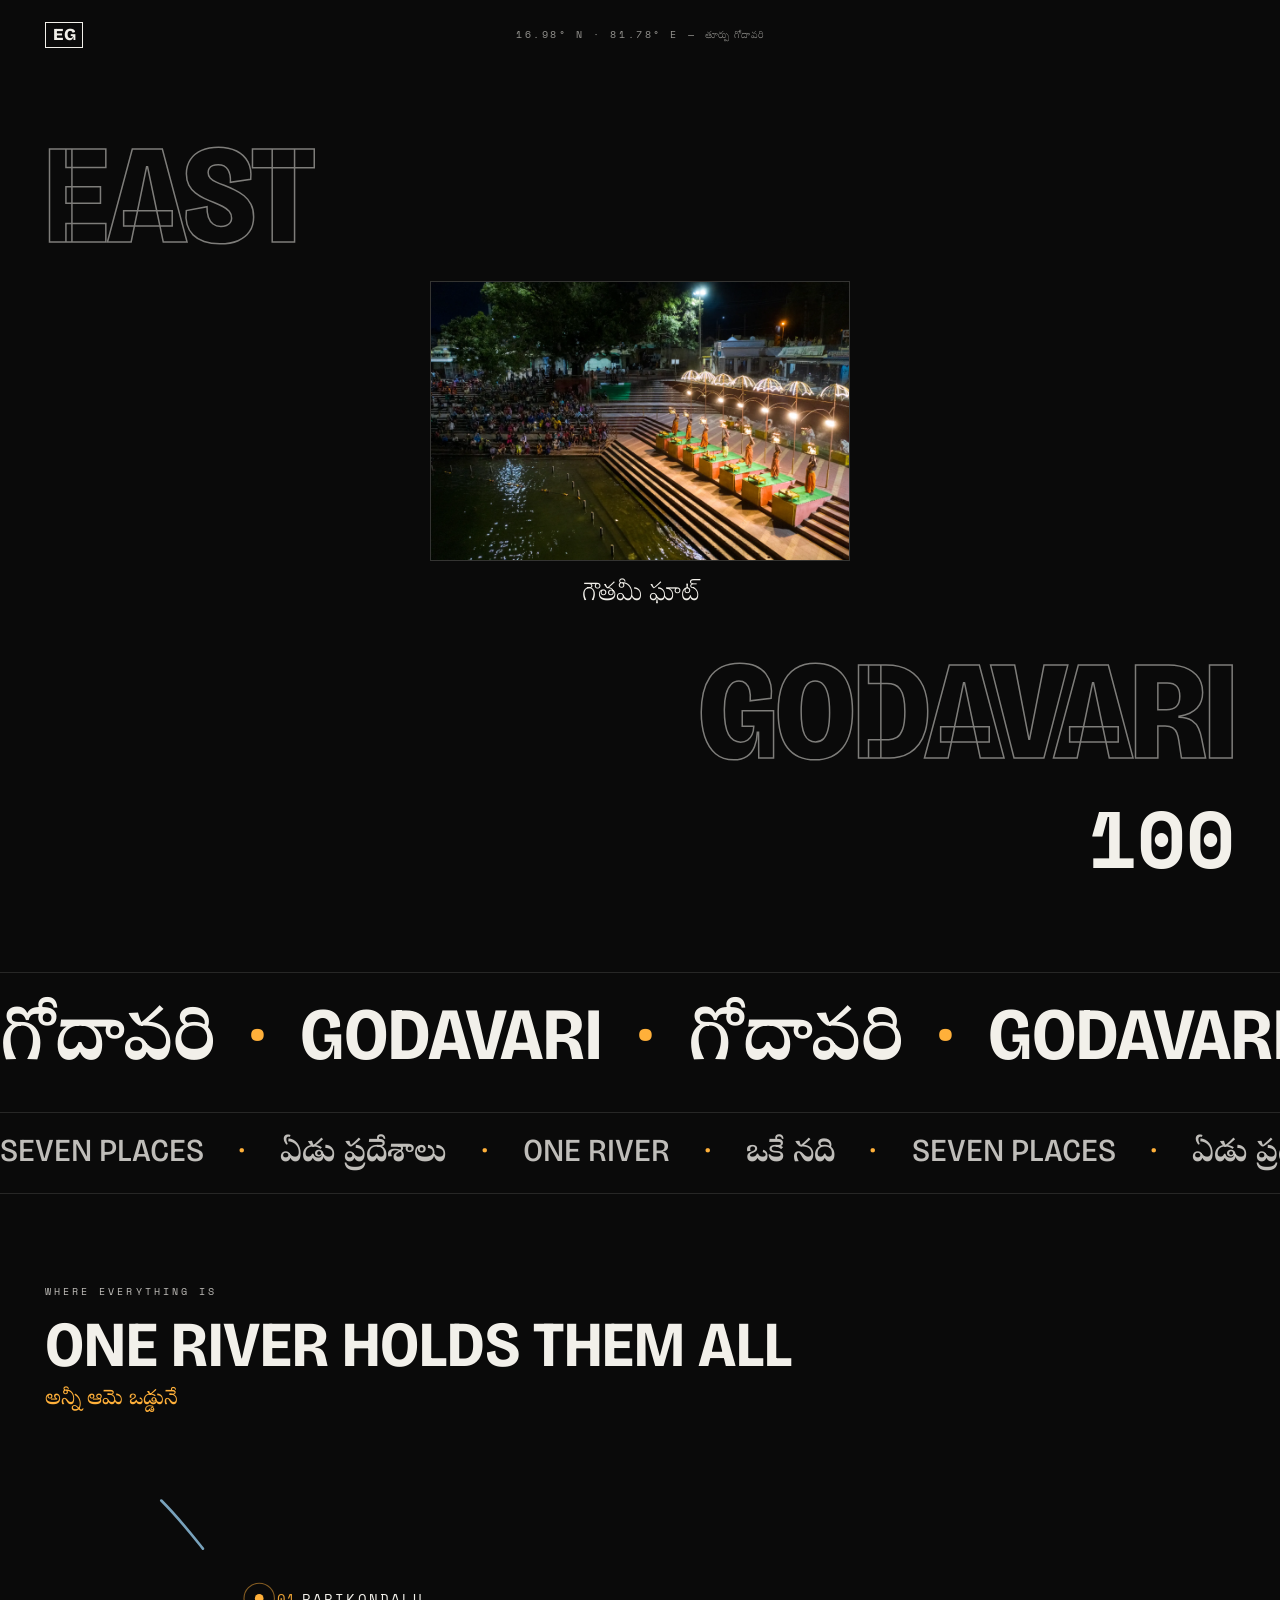
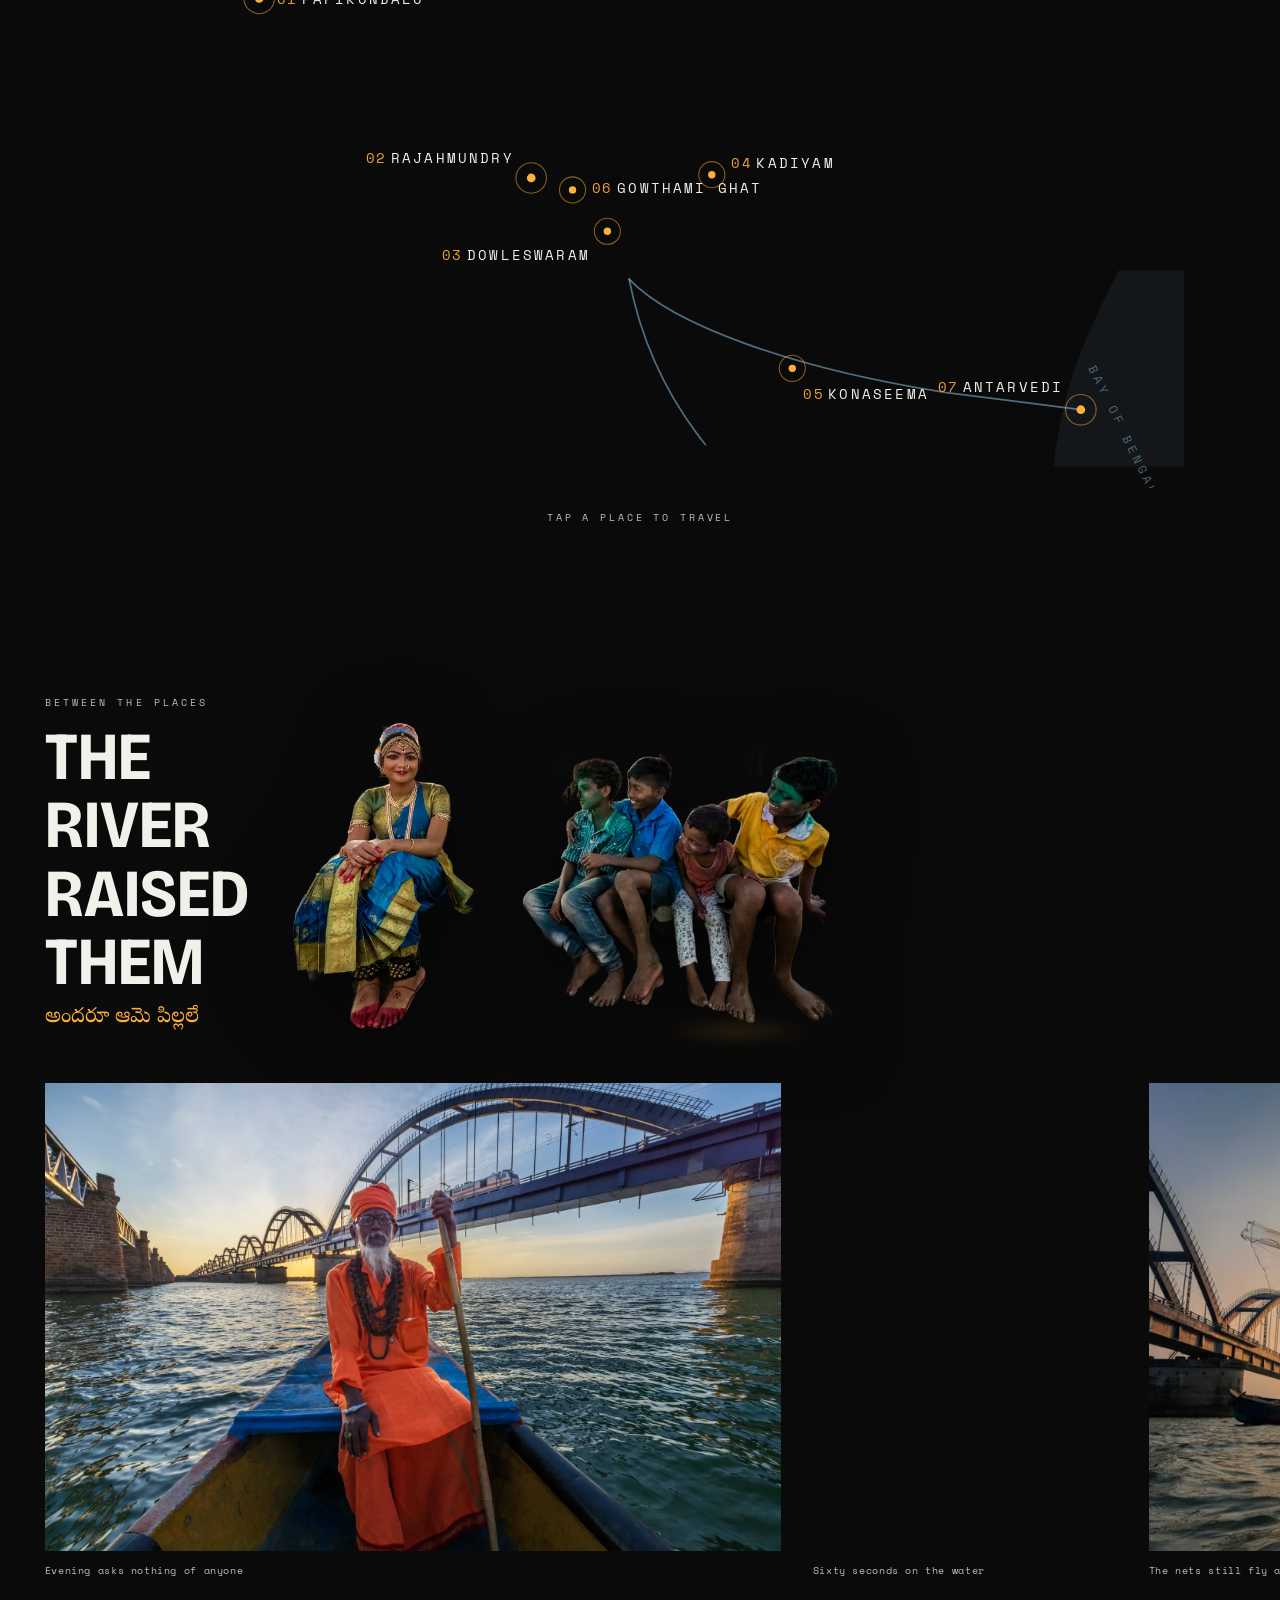
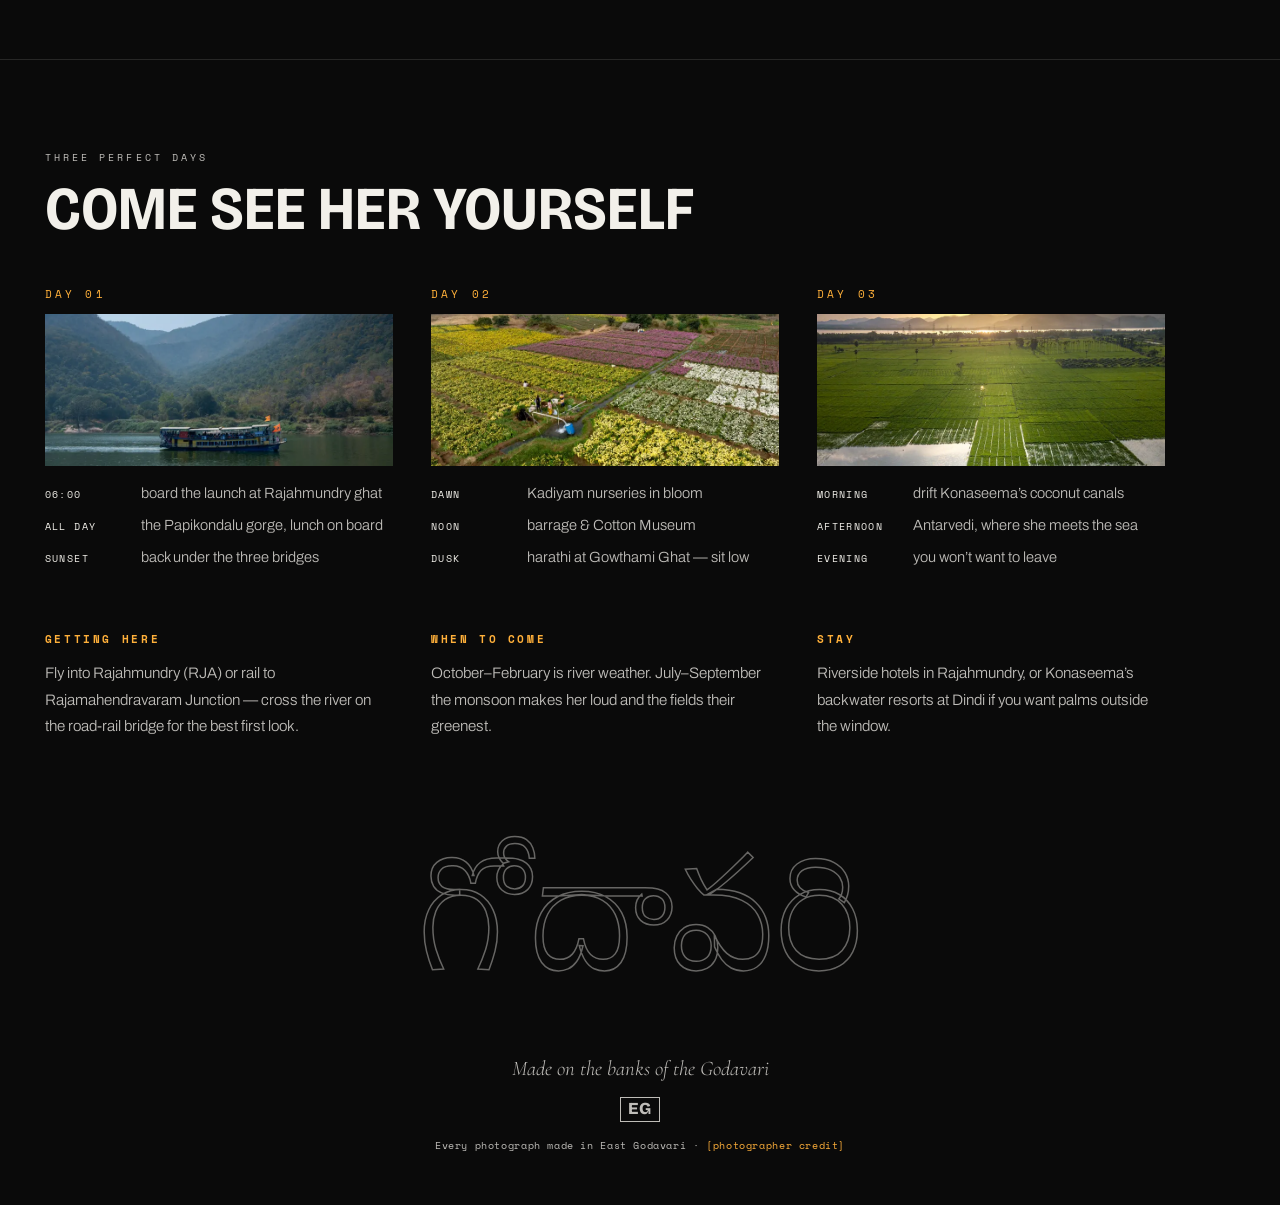
<file: index.html>
<!doctype html>
<html lang="en">
<head>
  <meta charset="UTF-8" />
  <meta name="viewport" content="width=device-width, initial-scale=1.0" />
  <title>East Godavari — Seven places you will not forget</title>
  <meta name="description" content="Papikondalu, Rajahmundry, Dowleswaram, Kadiyam, Konaseema, Gowthami Ghat, Antarvedi — East Godavari, Andhra Pradesh, in seven unforgettable places." />
  <meta property="og:title" content="East Godavari — Seven places you will not forget" />
  <meta property="og:description" content="Papikondalu, Rajahmundry, Dowleswaram, Kadiyam, Konaseema, Gowthami Ghat, Antarvedi. One river, and everything it grew." />
  <meta property="og:type" content="website" />
  <meta property="og:url" content="https://gjagadish123.github.io/east-godavari-website/" />
  <meta property="og:image" content="https://gjagadish123.github.io/east-godavari-website/src-jpg/rajahmundry-riverfront.png" />
  <meta name="twitter:card" content="summary_large_image" />
  <meta name="theme-color" content="#0a0a0a" />
  <link rel="icon" href="data:image/svg+xml,<svg xmlns='http://www.w3.org/2000/svg' viewBox='0 0 100 100'><rect width='100' height='100' fill='%230a0a0a'/><text x='50' y='68' font-size='52' font-family='sans-serif' font-weight='800' fill='%23ffb03a' text-anchor='middle'>EG</text></svg>" />
  <link rel="preconnect" href="https://fonts.googleapis.com" />
  <link rel="preconnect" href="https://fonts.gstatic.com" crossorigin />
  <link href="https://fonts.googleapis.com/css2?family=Bricolage+Grotesque:opsz,wght@12..96,300..800&family=Cormorant+Garamond:ital,wght@1,400;1,500&family=Archivo:wght@300;400;500&family=Space+Mono:wght@400;700&family=Noto+Serif+Telugu:wght@400;600&display=swap" rel="stylesheet" />
  <script type="module" crossorigin src="./assets/index-Cqy4izZ8.js"></script>
  <link rel="stylesheet" crossorigin href="./assets/index-cRgxhP0j.css">
</head>
<body>

  <div class="loader" id="loader" role="status">
    <span class="sr-only">Loading</span>
    <p class="loader__eg" aria-hidden="true">EG</p>
    <p class="loader__coords" aria-hidden="true">16.98&deg; N &middot; 81.78&deg; E &mdash; <span lang="te">తూర్పు గోదావరి</span></p>
    <p class="loader__ghost loader__ghost--a" aria-hidden="true">EAST</p>
    <p class="loader__ghost loader__ghost--b" aria-hidden="true">GODAVARI</p>
    <div class="loader__stack" aria-hidden="true">
      <div class="loader__frame" id="loaderFrame"></div>
      <p class="loader__place" lang="te" id="loaderPlace">తూర్పు గోదావరి</p>
    </div>
    <p class="loader__pct" id="loaderPct" aria-hidden="true">0</p>
  </div>

  <header class="nav" id="nav">
    <a class="nav__mark" href="#top">
      <span class="nav__eg">EG</span>
      <span class="nav__name">East Godavari</span>
    </a>
    <div class="nav__right">
      <button class="sound" id="soundToggle" aria-label="Turn sound on" aria-pressed="false">
        <span class="sound__bars" aria-hidden="true"><i></i><i></i><i></i><i></i></span>
        <span class="sound__label">sound</span>
      </button>
      <a class="nav__cta" href="#visit">Plan the trip</a>
    </div>
  </header>

  <nav class="dex" id="dex" aria-label="Places"></nav>

  <button class="soundhint" id="soundHint" hidden>
    <span class="soundhint__dot"></span>tap anywhere &mdash; sound on
  </button>

  <main id="top">

    <!-- THE PLACES DECK -->
    <section class="deck" id="deck">
      <div class="deck__frame" id="deckFrame">

        <!-- 00 · COVER -->
        <article class="place is-first" data-idx="0" data-name="Cover">
          <div class="place__media"><img src="./img/papikondalu-fog-1920.webp"
            srcset="img/papikondalu-fog-800.webp 800w, img/papikondalu-fog-1920.webp 1920w"
            sizes="100vw" fetchpriority="high"
            alt="Forested hills rising like islands above a sea of dawn fog in Papikondalu" />
            <video class="place__film" data-film="/media/film-0.mp4" muted loop playsinline preload="none"></video></div>
          <div class="place__shade"></div>
          <div class="place__content place__content--cover">
            <h1 class="cover__title">
              <span class="line line--kick"><span class="cover__east">EAST</span><span class="cover__telugu" lang="te">తూర్పు గోదావరి</span></span>
              <span class="line line--big">GODAVARI</span>
            </h1>
            <p class="cover__sub">One river, and everything it grew.<br />Seven places you will not forget.</p>
            <p class="cover__cue">scroll<span class="cover__tick"></span></p>
          </div>
        </article>

        <!-- 01 · PAPIKONDALU — the depth moment: name threads behind the boat -->
        <article class="place place--depth" data-idx="1" data-name="Papikondalu">
          <div class="place__media"><img src="./img/papikondalu-launch-1920.webp"
            srcset="img/papikondalu-launch-800.webp 800w, img/papikondalu-launch-1920.webp 1920w"
            sizes="100vw" alt="A double-decker launch flying saffron flags cruising the forested Papikondalu gorge" /></div>
          <span class="place__mark" lang="te" aria-hidden="true">పా</span>
          <h2 class="place__name place__name--behind">PAPI<br />KONDALU</h2>
          <img class="place__cut" id="launchCut" src="./media/launch-cut.webp" alt="" aria-hidden="true" />
          <div class="place__shade place__shade--soft"></div>
          <div class="place__content">
            <p class="place__telugu" lang="te">పాపికొండలు</p>
            <div class="place__meta">
              <p class="place__chips"><span>60 KM BY BOAT</span><span>FULL-DAY CRUISE</span><span>THE GORGE</span></p>
              <p class="place__line">The hills close behind your boat like a door,
                and the only sound left is water.</p>
            </div>
          </div>
        </article>

        <!-- 02 · RAJAHMUNDRY -->
        <article class="place place--right" data-idx="2" data-name="Rajahmundry">
          <div class="place__media"><img src="./img/rajahmundry-riverfront-1920.webp"
            srcset="img/rajahmundry-riverfront-800.webp 800w, img/rajahmundry-riverfront-1920.webp 1920w"
            sizes="100vw" alt="Golden-hour aerial of the Rajahmundry riverfront, bridges crossing the wide Godavari" />
            <video class="place__film" data-film="/media/film-2.mp4" muted loop playsinline preload="none"></video></div>
          <span class="place__mark" lang="te" aria-hidden="true">రా</span>
          <div class="place__shade"></div>
          <div class="place__content">
            <p class="place__telugu" lang="te">రాజమహేంద్రవరం</p>
            <h2 class="place__name">RAJAH<br />MUNDRY</h2>
            <div class="place__meta">
              <p class="place__chips"><span>CULTURAL CAPITAL</span><span>3 BRIDGES</span><span>EST. 11TH C.</span></p>
              <p class="place__line">Where Telugu wrote its first poem, and every
                evening still belongs to the river.</p>
            </div>
          </div>
        </article>

        <!-- 03 · DOWLESWARAM -->
        <article class="place" data-idx="3" data-name="Dowleswaram">
          <div class="place__media"><img src="./img/barrage-castnet-1920.webp"
            srcset="img/barrage-castnet-800.webp 800w, img/barrage-castnet-1920.webp 1920w"
            sizes="100vw" alt="A fisherman flings a cast net below the Dowleswaram barrage as water spills over the weirs" />
            <video class="place__film" data-film="/media/film-3.mp4" muted loop playsinline preload="none"></video></div>
          <span class="place__mark" lang="te" aria-hidden="true">ధ</span>
          <div class="place__shade"></div>
          <div class="place__content">
            <p class="place__telugu" lang="te">ధవళేశ్వరం</p>
            <h2 class="place__name">DOWLES&#8209;<br />WARAM</h2>
            <div class="place__meta">
              <p class="place__chips"><span>COTTON&#8217;S ANICUT</span><span>1852</span><span>3.5 KM LONG</span></p>
              <p class="place__line">The barrage that turned flood into the rice bowl
                of the south. Farmers still garland its builder.</p>
            </div>
          </div>
        </article>

        <!-- 04 · KADIYAM -->
        <article class="place place--center" data-idx="4" data-name="Kadiyam">
          <div class="place__media"><img src="./img/flower-farms-1920.webp"
            srcset="img/flower-farms-800.webp 800w, img/flower-farms-1920.webp 1920w"
            sizes="100vw" alt="Aerial of Kadiyam flower farms in blocks of yellow, purple and white blooms" />
            <video class="place__film" data-film="/media/film-4.mp4" muted loop playsinline preload="none"></video></div>
          <span class="place__mark" lang="te" aria-hidden="true">క</span>
          <div class="place__shade"></div>
          <div class="place__content">
            <p class="place__telugu" lang="te">కడియం</p>
            <h2 class="place__name">KADIYAM</h2>
            <div class="place__meta">
              <p class="place__chips"><span>600+ NURSERIES</span><span>GO AT DAWN</span><span>FLOWER COUNTRY</span></p>
              <p class="place__line">Flowers are born here by the field and shipped
                out before dawn to sweeten weddings across India.</p>
            </div>
          </div>
        </article>

        <!-- 05 · KONASEEMA -->
        <article class="place place--right" data-idx="5" data-name="Konaseema">
          <div class="place__media"><img src="./img/fields-paddy-sunset-1920.webp"
            srcset="img/fields-paddy-sunset-800.webp 800w, img/fields-paddy-sunset-1920.webp 1920w"
            sizes="100vw" alt="Flooded paddy fields mirroring the sunset, hills and the Godavari on the horizon" />
            <video class="place__film" data-film="/media/film-5.mp4" muted loop playsinline preload="none"></video></div>
          <span class="place__mark" lang="te" aria-hidden="true">కో</span>
          <div class="place__shade"></div>
          <div class="place__content">
            <p class="place__telugu" lang="te">కోనసీమ</p>
            <h2 class="place__name">KONA<br />SEEMA</h2>
            <div class="place__meta">
              <p class="place__chips"><span>THE DELTA</span><span>CANALS FOR ROADS</span><span>COCONUT COUNTRY</span></p>
              <p class="place__line">Green until the horizon gives up. Canals for
                roads, coconut palms for company.</p>
            </div>
          </div>
        </article>

        <!-- 06 · GOWTHAMI GHAT -->
        <article class="place" data-idx="6" data-name="Gowthami Ghat">
          <div class="place__media"><img src="./img/harathi-night-1920.webp"
            srcset="img/harathi-night-800.webp 800w, img/harathi-night-1920.webp 1920w"
            sizes="100vw" alt="Priests raise oil lamps in the night harathi on the ghat steps by the dark river" />
            <video class="place__film" data-film="/media/film-6.mp4" muted loop playsinline preload="none"></video></div>
          <span class="place__mark" lang="te" aria-hidden="true">గౌ</span>
          <div class="place__shade"></div>
          <div class="place__content">
            <p class="place__telugu" lang="te">గౌతమీ ఘాట్</p>
            <h2 class="place__name">GOWTHAMI<br />GHAT</h2>
            <div class="place__meta">
              <p class="place__chips"><span>EVERY SUNSET</span><span>SIT LOW ON THE STEPS</span><span>FREE</span></p>
              <p class="place__line">Fire is offered back to the water, every single
                evening. Come early.</p>
            </div>
          </div>
        </article>

        <!-- 07 · ANTARVEDI -->
        <article class="place place--center" data-idx="7" data-name="Antarvedi">
          <div class="place__media">
            <video id="seaVideo" muted loop playsinline preload="none"
              poster="./media/antarvedi-poster.jpg" src="./media/antarvedi-sea.mp4"></video>
          </div>
          <span class="place__mark" lang="te" aria-hidden="true">అం</span>
          <div class="place__shade"></div>
          <div class="place__content">
            <p class="place__telugu" lang="te">అంతర్వేది</p>
            <h2 class="place__name">ANTAR<br />VEDI</h2>
            <div class="place__meta">
              <p class="place__chips"><span>SAGARA SANGAMAM</span><span>LIGHTHOUSE</span><span>RIVER MEETS SEA</span></p>
              <p class="place__line">Her last kilometre. A temple, a lighthouse,
                and the Bay of Bengal taking over.</p>
            </div>
          </div>
        </article>

      </div>
      <div class="deck__bar" id="deckBar" aria-hidden="true"></div>
      <div class="deck__count" id="deckCount" aria-hidden="true">
        <span class="deck__roll"><span class="deck__now" id="countNow">00</span></span><span class="deck__of">/ 07</span>
      </div>
    </section>

    <!-- MARQUEE INTERLUDE -->
    <section class="tape" aria-hidden="true">
      <div class="tape__row">
        <div class="tape__track"><span lang="te">గోదావరి</span><i>·</i><span>GODAVARI</span><i>·</i><span lang="te">గోదావరి</span><i>·</i><span>GODAVARI</span><i>·</i><span lang="te">గోదావరి</span><i>·</i><span>GODAVARI</span><i>·</i></div>
        <div class="tape__track"><span lang="te">గోదావరి</span><i>·</i><span>GODAVARI</span><i>·</i><span lang="te">గోదావరి</span><i>·</i><span>GODAVARI</span><i>·</i><span lang="te">గోదావరి</span><i>·</i><span>GODAVARI</span><i>·</i></div>
      </div>
      <div class="tape__row tape__row--rev">
        <div class="tape__track"><span>SEVEN PLACES</span><i>·</i><span lang="te">ఏడు ప్రదేశాలు</span><i>·</i><span>ONE RIVER</span><i>·</i><span lang="te">ఒకే నది</span><i>·</i><span>SEVEN PLACES</span><i>·</i><span lang="te">ఏడు ప్రదేశాలు</span><i>·</i><span>ONE RIVER</span><i>·</i><span lang="te">ఒకే నది</span><i>·</i></div>
        <div class="tape__track"><span>SEVEN PLACES</span><i>·</i><span lang="te">ఏడు ప్రదేశాలు</span><i>·</i><span>ONE RIVER</span><i>·</i><span lang="te">ఒకే నది</span><i>·</i><span>SEVEN PLACES</span><i>·</i><span lang="te">ఏడు ప్రదేశాలు</span><i>·</i><span>ONE RIVER</span><i>·</i><span lang="te">ఒకే నది</span><i>·</i></div>
      </div>
    </section>

    <!-- THE ATLAS — the river, drawn; the places, clickable -->
    <section class="atlas" id="atlas">
      <div class="atlas__head">
        <p class="eyebrow">Where everything is</p>
        <h2 class="atlas__title">One river holds them all<span class="atlas__telugu" lang="te">అన్నీ ఆమె ఒడ్డునే</span></h2>
      </div>
      <div class="atlas__wrap">
        <svg class="atlas__svg" viewBox="0 0 1000 580" fill="none" aria-label="Schematic map of the seven places along the Godavari">
          <!-- the river -->
          <path id="riverPath" class="atlas__river" d="M 60 40 C 100 80, 110 110, 150 130 C 200 155, 220 200, 250 235 C 290 278, 350 285, 400 295 C 430 301, 455 315, 470 340 C 482 360, 486 372, 490 388" />
          <!-- delta arms -->
          <path class="atlas__river atlas__river--arm" d="M 490 388 C 530 430, 640 470, 780 492 C 840 500, 880 505, 905 508" />
          <path class="atlas__river atlas__river--arm" d="M 490 388 C 500 440, 520 490, 560 540" />
          <!-- coast -->
          <path class="atlas__coast" d="M 940 380 C 910 440, 890 480, 880 560 L 1000 560 L 1000 380 Z" />
          <text class="atlas__sea" x="912" y="470" transform="rotate(64 912 470)">BAY OF BENGAL</text>
          <!-- places: data-goto = deck index -->
          <g class="atlas__spot" data-goto="1" transform="translate(150 130)"><circle class="atlas__pulse" r="14"/><circle class="atlas__dot" r="4"/><text class="atlas__label" x="16" y="5"><tspan class="atlas__numt">01&#8201;</tspan>PAPIKONDALU</text></g>
          <g class="atlas__spot" data-goto="2" transform="translate(400 295)"><circle class="atlas__pulse" r="14"/><circle class="atlas__dot" r="4"/><text class="atlas__label" x="-16" y="-14" text-anchor="end"><tspan class="atlas__numt">02&#8201;</tspan>RAJAHMUNDRY</text></g>
          <g class="atlas__spot" data-goto="6" transform="translate(438 306)"><circle class="atlas__pulse" r="12"/><circle class="atlas__dot" r="3.4"/><text class="atlas__label" x="18" y="3"><tspan class="atlas__numt">06&#8201;</tspan>GOWTHAMI GHAT</text></g>
          <g class="atlas__spot" data-goto="3" transform="translate(470 344)"><circle class="atlas__pulse" r="12"/><circle class="atlas__dot" r="3.4"/><text class="atlas__label" x="-16" y="26" text-anchor="end"><tspan class="atlas__numt">03&#8201;</tspan>DOWLESWARAM</text></g>
          <g class="atlas__spot" data-goto="4" transform="translate(566 292)"><circle class="atlas__pulse" r="12"/><circle class="atlas__dot" r="3.4"/><text class="atlas__label" x="18" y="-6"><tspan class="atlas__numt">04&#8201;</tspan>KADIYAM</text></g>
          <g class="atlas__spot" data-goto="5" transform="translate(640 470)"><circle class="atlas__pulse" r="12"/><circle class="atlas__dot" r="3.4"/><text class="atlas__label" x="10" y="28"><tspan class="atlas__numt">05&#8201;</tspan>KONASEEMA</text></g>
          <g class="atlas__spot" data-goto="7" transform="translate(905 508)"><circle class="atlas__pulse" r="14"/><circle class="atlas__dot" r="4"/><text class="atlas__label" x="-16" y="-16" text-anchor="end"><tspan class="atlas__numt">07&#8201;</tspan>ANTARVEDI</text></g>
        </svg>
        <ol class="atlas__legend" aria-hidden="false">
          <li><button data-goto="1"><b>01</b> Papikondalu</button></li>
          <li><button data-goto="2"><b>02</b> Rajahmundry</button></li>
          <li><button data-goto="3"><b>03</b> Dowleswaram</button></li>
          <li><button data-goto="4"><b>04</b> Kadiyam</button></li>
          <li><button data-goto="5"><b>05</b> Konaseema</button></li>
          <li><button data-goto="6"><b>06</b> Gowthami Ghat</button></li>
          <li><button data-goto="7"><b>07</b> Antarvedi</button></li>
        </ol>
        <p class="atlas__hint">tap a place to travel</p>
      </div>
    </section>

    <!-- THE PEOPLE -->
    <section class="folk" id="folk">
      <div class="folk__head">
        <div class="folk__headline">
          <p class="eyebrow">Between the places</p>
          <h2 class="folk__title">The river<br />raised them
            <span class="folk__telugu" lang="te">అందరూ ఆమె పిల్లలే</span></h2>
        </div>
        <img class="folk__cut" id="dancerCut" src="./media/dancer-cut.webp" alt="" aria-hidden="true" />
      </div>
      <div class="folk__strip" id="folkStrip">
        <div class="folk__track" id="folkTrack">
          <figure class="card card--wide"><span class="card__m"><img src="./img/sadhu-boat-wide-800.webp" srcset="img/sadhu-boat-wide-800.webp 800w, img/sadhu-boat-wide-1920.webp 1920w" sizes="70vw" loading="lazy" alt="A sadhu in orange robes seated at the bow of a boat beneath the Godavari bridges at sunset" /></span><figcaption>Evening asks nothing of anyone</figcaption></figure>
          <figure class="card card--video"><span class="card__m"><video muted loop playsinline preload="metadata" src="./media/culture-vertical.mp4" id="folkVideo"></video></span><figcaption>Sixty seconds on the water</figcaption></figure>
          <figure class="card"><span class="card__m"><img src="./img/castnet-bridges-800.webp" srcset="img/castnet-bridges-800.webp 800w, img/castnet-bridges-1920.webp 1920w" sizes="55vw" loading="lazy" alt="A fisherman throws a billowing cast net between Rajahmundry's bridges at golden hour" /></span><figcaption>The nets still fly at dawn</figcaption></figure>
          <figure class="card card--tall"><span class="card__m"><img src="./img/schoolkids-wave-800.webp" srcset="img/schoolkids-wave-800.webp 800w, img/schoolkids-wave-1920.webp 1920w" sizes="45vw" loading="lazy" alt="Schoolchildren crossing the river by boat, one waving at the camera" /></span><figcaption>The school ferry crosses her twice a day</figcaption></figure>
          <figure class="card card--tall"><span class="card__m"><img src="./img/dancer-bridges-800.webp" srcset="img/dancer-bridges-800.webp 800w, img/dancer-bridges-1920.webp 1920w" sizes="45vw" loading="lazy" alt="A Kuchipudi dancer poses at sunset between the stone piers of the old Godavari bridge" /></span><figcaption>Her feet keep time with the current</figcaption></figure>
          <figure class="card"><span class="card__m"><img src="./img/fishing-family-800.webp" srcset="img/fishing-family-800.webp 800w, img/fishing-family-1920.webp 1920w" sizes="55vw" loading="lazy" alt="A fishing family poling their net-laden boat, the arch bridge behind" /></span><figcaption>Three generations to a boat</figcaption></figure>
        </div>
      </div>
    </section>

    <!-- VISIT -->
    <section class="visit" id="visit">
      <div class="visit__head">
        <p class="eyebrow">Three perfect days</p>
        <h2 class="visit__title">Come see her yourself</h2>
      </div>
      <div class="days">
        <div class="day">
          <p class="day__n">DAY 01</p>
          <div class="day__thumb"><img src="./img/papikondalu-launch-800.webp" loading="lazy" alt="" /></div>
          <p class="day__plan"><span class="day__row"><em>06:00</em><span>board the launch at Rajahmundry ghat</span></span><span class="day__row"><em>ALL DAY</em><span>the Papikondalu gorge, lunch on board</span></span><span class="day__row"><em>SUNSET</em><span>back under the three bridges</span></span></p>
        </div>
        <div class="day">
          <p class="day__n">DAY 02</p>
          <div class="day__thumb"><img src="./img/flower-farms-800.webp" loading="lazy" alt="" /></div>
          <p class="day__plan"><span class="day__row"><em>DAWN</em><span>Kadiyam nurseries in bloom</span></span><span class="day__row"><em>NOON</em><span>barrage &amp; Cotton Museum</span></span><span class="day__row"><em>DUSK</em><span>harathi at Gowthami Ghat &#8212; sit low</span></span></p>
        </div>
        <div class="day">
          <p class="day__n">DAY 03</p>
          <div class="day__thumb"><img src="./img/fields-paddy-sunset-800.webp" loading="lazy" alt="" /></div>
          <p class="day__plan"><span class="day__row"><em>MORNING</em><span>drift Konaseema&#8217;s coconut canals</span></span><span class="day__row"><em>AFTERNOON</em><span>Antarvedi, where she meets the sea</span></span><span class="day__row"><em>EVENING</em><span>you won&#8217;t want to leave</span></span></p>
        </div>
      </div>
      <div class="visit__grid">
        <div class="visit__card"><h4>Getting here</h4><p>Fly into Rajahmundry (RJA) or rail to
          Rajamahendravaram Junction — cross the river on the road-rail bridge for the best first look.</p></div>
        <div class="visit__card"><h4>When to come</h4><p>October–February is river weather. July–September the
          monsoon makes her loud and the fields their greenest.</p></div>
        <div class="visit__card"><h4>Stay</h4><p>Riverside hotels in Rajahmundry, or Konaseema&#8217;s
          backwater resorts at Dindi if you want palms outside the window.</p></div>
      </div>
      <footer class="footer">
        <p class="footer__mark" lang="te">గోదావరి</p>
        <p class="footer__tag">Made on the banks of the Godavari</p>
        <p class="footer__credit"><span class="nav__eg footer__eg">EG</span><br />
          Every photograph made in East Godavari · <span class="footer__name">[photographer credit]</span></p>
      </footer>
    </section>

  </main>

</body>
</html>
</file>
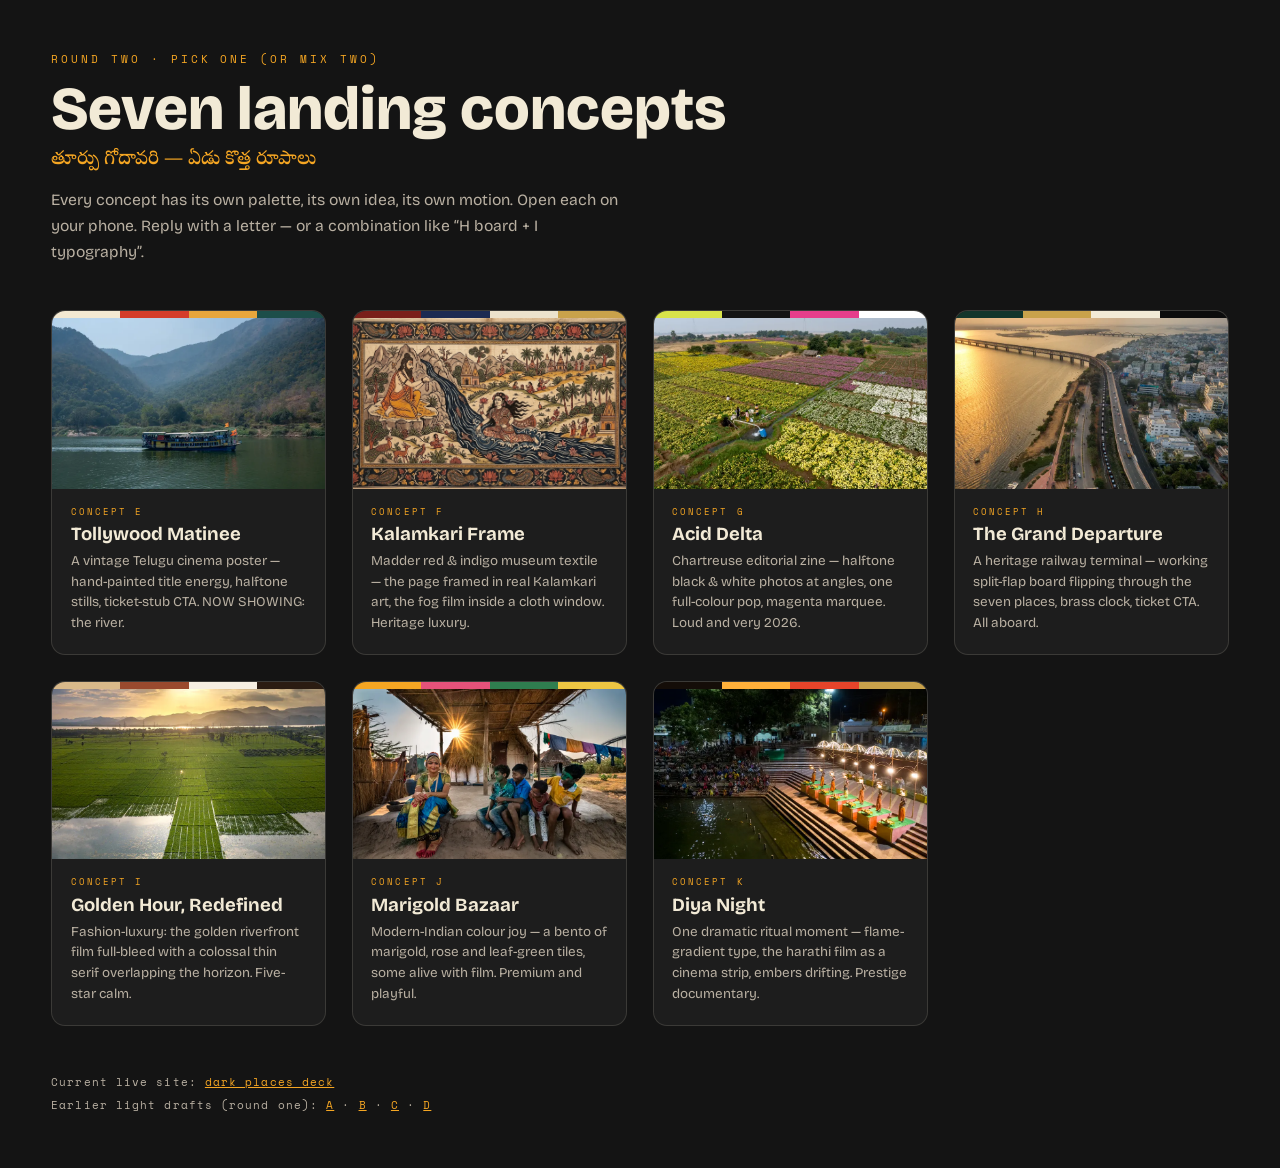
<file: landings/index.html>
<!doctype html>
<html lang="en">
<head>
<meta charset="UTF-8" />
<meta name="viewport" content="width=device-width, initial-scale=1.0" />
<title>East Godavari — seven landing concepts</title>
<link rel="icon" href="data:image/svg+xml,<svg xmlns='http://www.w3.org/2000/svg' viewBox='0 0 100 100'><rect width='100' height='100' fill='%23141414'/><text x='50' y='68' font-size='52' font-family='sans-serif' font-weight='800' fill='%23f5a623' text-anchor='middle'>EG</text></svg>" />
<link rel="preconnect" href="https://fonts.googleapis.com" />
<link rel="preconnect" href="https://fonts.gstatic.com" crossorigin />
<link href="https://fonts.googleapis.com/css2?family=Bricolage+Grotesque:opsz,wght@12..96,400..800&family=Space+Mono&family=Noto+Serif+Telugu:wght@500&display=swap" rel="stylesheet" />
<style>
  * { margin: 0; padding: 0; box-sizing: border-box; }
  body {
    font-family: "Bricolage Grotesque", system-ui, sans-serif;
    background: #141414;
    color: #f2ead6;
    min-height: 100vh;
    padding: clamp(1.4rem, 4vw, 4rem);
  }
  .eyebrow {
    font-family: "Space Mono", monospace;
    font-size: 0.66rem;
    letter-spacing: 0.28em;
    text-transform: uppercase;
    color: #f5a623;
  }
  h1 {
    font-weight: 800;
    font-size: clamp(2rem, 5.5vw, 3.8rem);
    line-height: 1.02;
    margin: 0.7rem 0 0.4rem;
  }
  .te { font-family: "Noto Serif Telugu", serif; color: #f5a623; font-weight: 500; font-size: clamp(0.95rem, 2vw, 1.2rem); }
  p.lead { max-width: 36rem; margin-top: 0.9rem; color: #b9b0a2; font-size: 0.98rem; line-height: 1.65; }
  .grid {
    display: grid;
    grid-template-columns: repeat(auto-fit, minmax(15.5rem, 1fr));
    gap: clamp(1rem, 2vw, 1.6rem);
    margin-top: clamp(2rem, 5vh, 3.5rem);
    max-width: 84rem;
  }
  a.card {
    display: block;
    border-radius: 14px;
    overflow: hidden;
    text-decoration: none;
    color: inherit;
    border: 1px solid rgba(242, 234, 214, 0.14);
    background: #1d1d1d;
    transition: transform 0.35s cubic-bezier(0.22, 1, 0.36, 1), box-shadow 0.35s;
  }
  a.card:hover { transform: translateY(-5px); box-shadow: 0 20px 44px rgba(0, 0, 0, 0.5); }
  .swatch { height: 7px; display: flex; }
  .swatch i { flex: 1; }
  .card__img { aspect-ratio: 16/10; overflow: hidden; }
  .card__img img { width: 100%; height: 100%; object-fit: cover; display: block; }
  .card__body { padding: 1rem 1.15rem 1.25rem; }
  .card__tag { font-family: "Space Mono", monospace; font-size: 0.58rem; letter-spacing: 0.22em; text-transform: uppercase; color: #f5a623; }
  .card__name { font-weight: 700; font-size: 1.16rem; margin-top: 0.35rem; }
  .card__desc { font-size: 0.84rem; color: #b9b0a2; line-height: 1.55; margin-top: 0.35rem; }
  .foot { margin-top: clamp(2.2rem, 5vh, 3.4rem); font-family: "Space Mono", monospace; font-size: 0.68rem; letter-spacing: 0.1em; color: #b9b0a2; line-height: 2.1; }
  .foot a { color: #f5a623; }
</style>
</head>
<body>
  <p class="eyebrow">Round two · pick one (or mix two)</p>
  <h1>Seven landing concepts</h1>
  <p class="te" lang="te">తూర్పు గోదావరి — ఏడు కొత్త రూపాలు</p>
  <p class="lead">Every concept has its own palette, its own idea, its own motion. Open each on your phone.
    Reply with a letter — or a combination like &ldquo;H board + I typography&rdquo;.</p>

  <div class="grid">
    <a class="card" href="./e.html">
      <div class="swatch"><i style="background:#f3e9d2"></i><i style="background:#d43d2a"></i><i style="background:#e8a63c"></i><i style="background:#1d4e4a"></i></div>
      <div class="card__img"><img src="../img/papikondalu-launch-800.webp" alt="" /></div>
      <div class="card__body">
        <p class="card__tag">Concept E</p>
        <p class="card__name">Tollywood Matinee</p>
        <p class="card__desc">A vintage Telugu cinema poster — hand-painted title energy, halftone stills, ticket-stub CTA. NOW SHOWING: the river.</p>
      </div>
    </a>
    <a class="card" href="./f.html">
      <div class="swatch"><i style="background:#7a1f1a"></i><i style="background:#1c2a52"></i><i style="background:#ece2cc"></i><i style="background:#c9a24b"></i></div>
      <div class="card__img"><img src="../media/myth-kalamkari.webp" alt="" /></div>
      <div class="card__body">
        <p class="card__tag">Concept F</p>
        <p class="card__name">Kalamkari Frame</p>
        <p class="card__desc">Madder red &amp; indigo museum textile — the page framed in real Kalamkari art, the fog film inside a cloth window. Heritage luxury.</p>
      </div>
    </a>
    <a class="card" href="./g.html">
      <div class="swatch"><i style="background:#d8e34a"></i><i style="background:#141414"></i><i style="background:#e63e8b"></i><i style="background:#ffffff"></i></div>
      <div class="card__img"><img src="../img/flower-farms-800.webp" alt="" /></div>
      <div class="card__body">
        <p class="card__tag">Concept G</p>
        <p class="card__name">Acid Delta</p>
        <p class="card__desc">Chartreuse editorial zine — halftone black &amp; white photos at angles, one full-colour pop, magenta marquee. Loud and very 2026.</p>
      </div>
    </a>
    <a class="card" href="./h.html">
      <div class="swatch"><i style="background:#12352b"></i><i style="background:#c9a24b"></i><i style="background:#f2ead6"></i><i style="background:#0c0c0c"></i></div>
      <div class="card__img"><img src="../img/rajahmundry-riverfront-800.webp" alt="" /></div>
      <div class="card__body">
        <p class="card__tag">Concept H</p>
        <p class="card__name">The Grand Departure</p>
        <p class="card__desc">A heritage railway terminal — working split-flap board flipping through the seven places, brass clock, ticket CTA. All aboard.</p>
      </div>
    </a>
    <a class="card" href="./i.html">
      <div class="swatch"><i style="background:#d9b98a"></i><i style="background:#9a4a2e"></i><i style="background:#f6efe2"></i><i style="background:#2b1c12"></i></div>
      <div class="card__img"><img src="../img/fields-paddy-sunset-800.webp" alt="" /></div>
      <div class="card__body">
        <p class="card__tag">Concept I</p>
        <p class="card__name">Golden Hour, Redefined</p>
        <p class="card__desc">Fashion-luxury: the golden riverfront film full-bleed with a colossal thin serif overlapping the horizon. Five-star calm.</p>
      </div>
    </a>
    <a class="card" href="./j.html">
      <div class="swatch"><i style="background:#f5a623"></i><i style="background:#e5527a"></i><i style="background:#2f7d4f"></i><i style="background:#eec643"></i></div>
      <div class="card__img"><img src="../img/dancer-kids-800.webp" alt="" /></div>
      <div class="card__body">
        <p class="card__tag">Concept J</p>
        <p class="card__name">Marigold Bazaar</p>
        <p class="card__desc">Modern-Indian colour joy — a bento of marigold, rose and leaf-green tiles, some alive with film. Premium and playful.</p>
      </div>
    </a>
    <a class="card" href="./k.html">
      <div class="swatch"><i style="background:#140d08"></i><i style="background:#ffb03a"></i><i style="background:#e5442a"></i><i style="background:#c9a24b"></i></div>
      <div class="card__img"><img src="../img/harathi-night-800.webp" alt="" /></div>
      <div class="card__body">
        <p class="card__tag">Concept K</p>
        <p class="card__name">Diya Night</p>
        <p class="card__desc">One dramatic ritual moment — flame-gradient type, the harathi film as a cinema strip, embers drifting. Prestige documentary.</p>
      </div>
    </a>
  </div>

  <p class="foot">Current live site: <a href="../index.html">dark places deck</a><br />
    Earlier light drafts (round one): <a href="./a.html">A</a> · <a href="./b.html">B</a> · <a href="./c.html">C</a> · <a href="./d.html">D</a></p>
</body>
</html>
</file>
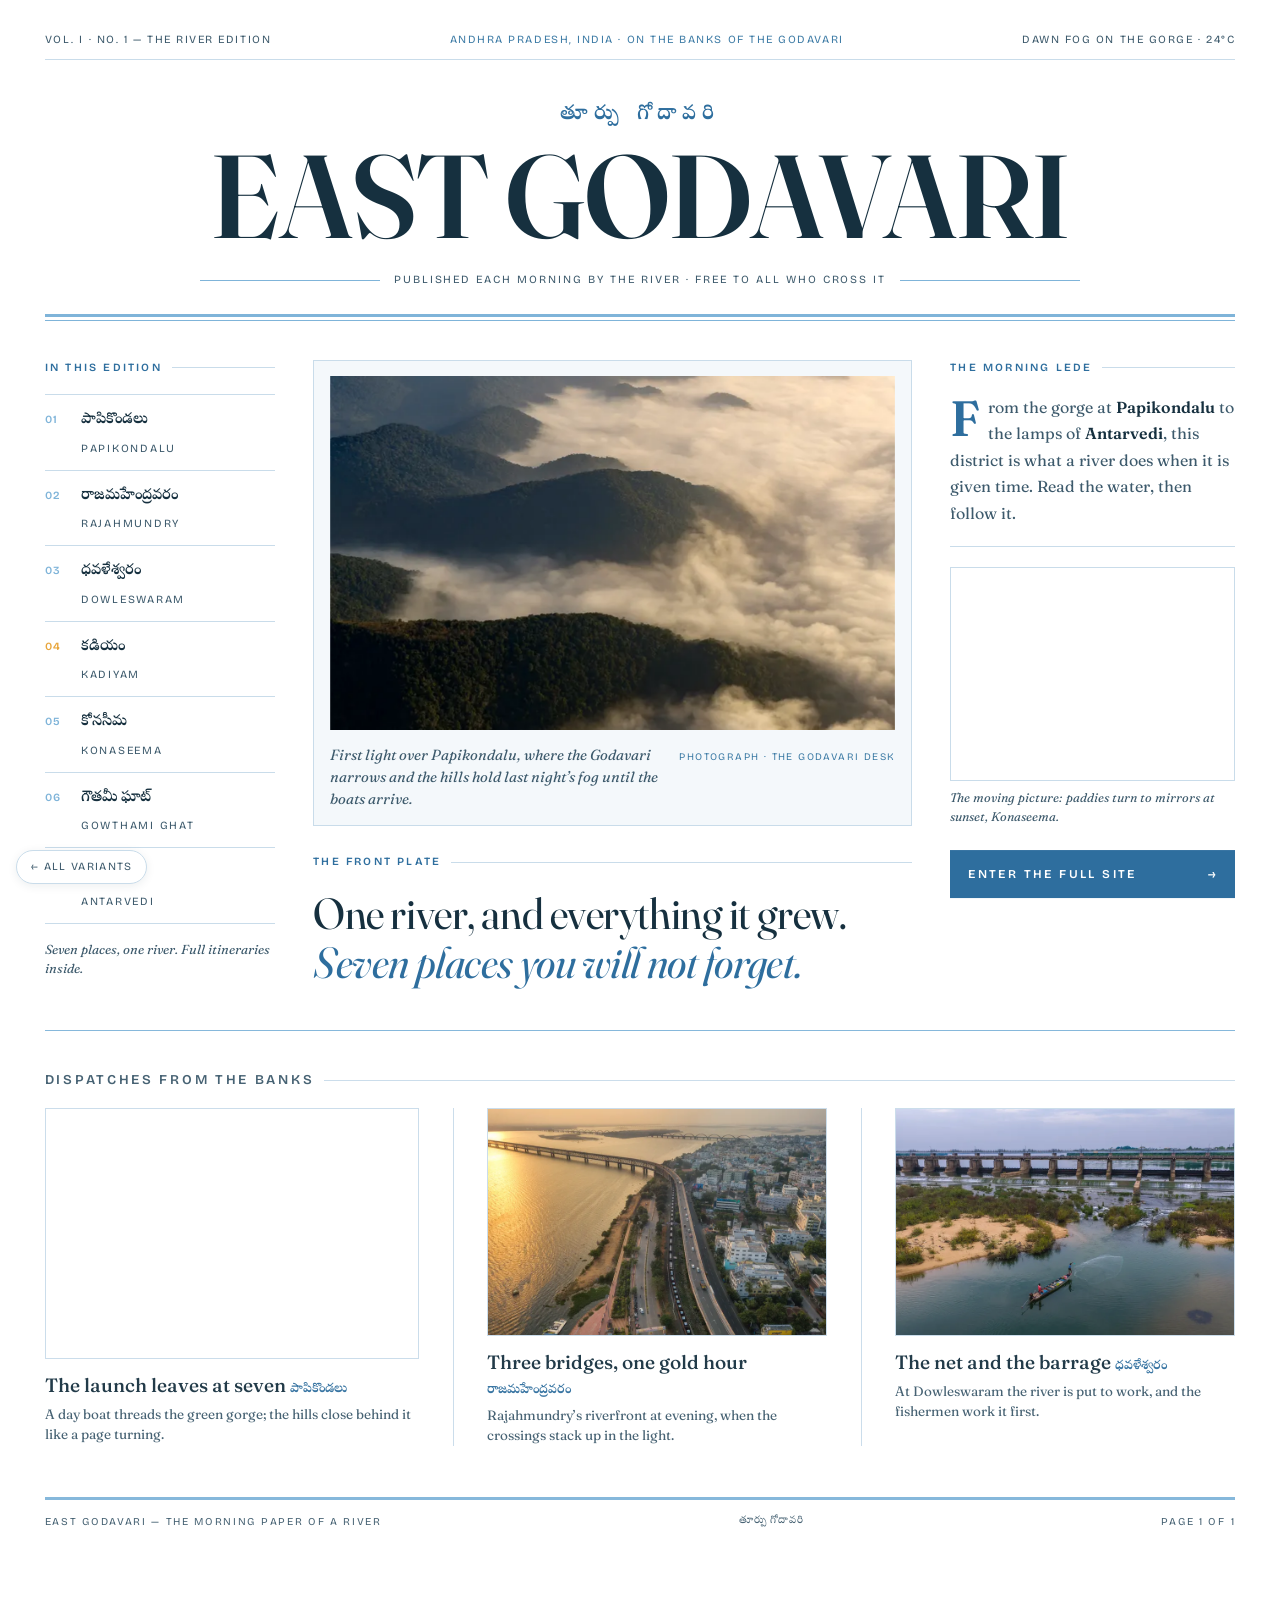
<file: landings/a.html>
<!DOCTYPE html>
<html lang="en">
<head>
<meta charset="UTF-8">
<meta name="viewport" content="width=device-width, initial-scale=1.0">
<title>East Godavari — The Morning Paper</title>
<meta name="description" content="One river, and everything it grew. Seven places you will not forget.">
<link rel="preconnect" href="https://fonts.googleapis.com">
<link rel="preconnect" href="https://fonts.gstatic.com" crossorigin>
<link href="https://fonts.googleapis.com/css2?family=Fraunces:ital,opsz,wght@0,9..144,300..900;1,9..144,300..900&family=Bricolage+Grotesque:opsz,wght@12..96,300..700&family=Noto+Serif+Telugu:wght@400;600&display=swap" rel="stylesheet">
<style>
  :root{
    --paper:#ffffff;
    --paper-2:#f4f8fb;
    --paper-3:#eaf2f8;
    --ink:#16303f;
    --ink-soft:#3d5a6c;
    --rule:#c9dcea;
    --rule-strong:#7fb4d9;
    --blue:#3e7ca6;
    --blue-deep:#2e6e9e;
    --marigold:#e8a63c;
    --serif:"Fraunces", Georgia, serif;
    --grot:"Bricolage Grotesque", "Helvetica Neue", Arial, sans-serif;
    --telugu:"Noto Serif Telugu", serif;
  }
  *{margin:0;padding:0;box-sizing:border-box;}
  html{scroll-behavior:smooth;}
  body{
    background:var(--paper);
    color:var(--ink);
    font-family:var(--serif);
    font-optical-sizing:auto;
    -webkit-font-smoothing:antialiased;
    line-height:1.5;
    overflow-x:hidden;
  }
  a{color:var(--blue-deep);}
  img,video{display:block;max-width:100%;}
  .page{
    max-width:1360px;
    margin:0 auto;
    padding:clamp(16px,2.5vw,36px) clamp(16px,3.5vw,56px) 0;
  }

  /* ---------- top line ---------- */
  .topline{
    display:flex;
    justify-content:space-between;
    align-items:baseline;
    gap:16px;
    font-family:var(--grot);
    font-size:11px;
    letter-spacing:.14em;
    text-transform:uppercase;
    color:var(--ink-soft);
    padding-bottom:10px;
    border-bottom:1px solid var(--rule);
  }
  .topline .mid{color:var(--blue);}
  .topline span:nth-child(2){display:none;}
  @media(min-width:720px){ .topline span:nth-child(2){display:inline;} }

  /* ---------- masthead ---------- */
  .masthead{
    text-align:center;
    padding:clamp(20px,3.2vw,44px) 0 clamp(14px,2vw,26px);
  }
  .masthead .telugu-line{
    font-family:var(--telugu);
    font-size:clamp(15px,1.6vw,21px);
    font-weight:600;
    color:var(--blue-deep);
    letter-spacing:.28em;
    margin-bottom:clamp(4px,.8vw,12px);
  }
  .masthead h1{
    font-family:var(--serif);
    font-weight:600;
    font-variation-settings:"opsz" 144;
    font-size:clamp(44px,9.2vw,138px);
    line-height:.94;
    letter-spacing:-.015em;
    color:var(--ink);
  }
  .masthead h1 .amp{
    font-style:italic;
    font-weight:400;
    color:var(--blue);
  }
  .masthead .dateline{
    display:flex;
    align-items:center;
    justify-content:center;
    gap:14px;
    margin-top:clamp(12px,1.6vw,20px);
    font-family:var(--grot);
    font-size:11px;
    letter-spacing:.18em;
    text-transform:uppercase;
    color:var(--ink-soft);
  }
  .masthead .dateline::before,
  .masthead .dateline::after{
    content:"";
    flex:1;
    max-width:180px;
    height:1px;
    background:var(--rule-strong);
  }
  .double-rule{
    border-top:3px solid var(--rule-strong);
    border-bottom:1px solid var(--rule-strong);
    height:7px;
  }

  /* ---------- front page grid ---------- */
  .front{
    display:grid;
    grid-template-columns:1fr;
    gap:clamp(28px,3vw,48px);
    padding:clamp(24px,3vw,44px) 0 clamp(28px,3.4vw,52px);
  }
  @media(min-width:900px){
    .front{grid-template-columns:230px minmax(0,1fr) 285px;}
  }
  @media(min-width:640px) and (max-width:899px){
    .front{grid-template-columns:minmax(0,1fr) 260px;}
    .index{grid-column:1 / -1;grid-row:2;}
  }

  .kicker{
    font-family:var(--grot);
    font-size:11px;
    font-weight:600;
    letter-spacing:.2em;
    text-transform:uppercase;
    color:var(--blue-deep);
    display:flex;
    align-items:center;
    gap:10px;
    margin-bottom:18px;
  }
  .kicker::after{content:"";flex:1;height:1px;background:var(--rule);}

  /* ---------- index (contents) ---------- */
  .index ol{
    list-style:none;
    counter-reset:place;
  }
  .index li{
    counter-increment:place;
    padding:13px 0 12px;
    border-bottom:1px solid var(--rule);
    display:flex;
    gap:14px;
    align-items:baseline;
  }
  .index li:first-child{border-top:1px solid var(--rule);}
  .index li::before{
    content:"0" counter(place);
    font-family:var(--grot);
    font-size:11px;
    font-weight:600;
    letter-spacing:.08em;
    color:var(--rule-strong);
    min-width:22px;
  }
  .index li:nth-child(4)::before{color:var(--marigold);}
  .index a.place{
    text-decoration:none;
    color:inherit;
    display:block;
    transition:color .25s ease;
  }
  .index a.place:hover{color:var(--blue-deep);}
  .index .te{
    font-family:var(--telugu);
    font-size:15px;
    font-weight:600;
    line-height:1.7;
    display:block;
  }
  .index .en{
    font-family:var(--grot);
    font-size:11px;
    letter-spacing:.16em;
    text-transform:uppercase;
    color:var(--ink-soft);
  }
  .index .footnote{
    margin-top:16px;
    font-style:italic;
    font-size:13px;
    color:var(--ink-soft);
  }
  @media(min-width:640px) and (max-width:899px){
    .index ol{display:grid;grid-template-columns:1fr 1fr;column-gap:32px;}
    .index li:nth-child(2){border-top:1px solid var(--rule);}
  }

  /* ---------- the plate ---------- */
  .plate{min-width:0;}
  .plate figure{
    background:var(--paper-2);
    border:1px solid var(--rule);
    padding:clamp(10px,1.2vw,16px);
  }
  .plate .frame{
    position:relative;
    overflow:hidden;
  }
  .plate img.photo{
    width:100%;
    aspect-ratio:16/10;
    object-fit:cover;
    transform:scale(1.06);
  }
  .plate figcaption{
    display:flex;
    justify-content:space-between;
    gap:18px;
    align-items:baseline;
    padding-top:clamp(10px,1.2vw,14px);
  }
  .plate .cap{
    font-style:italic;
    font-size:clamp(13px,1.15vw,15px);
    color:var(--ink-soft);
    max-width:52ch;
  }
  .plate .credit{
    font-family:var(--grot);
    font-size:10px;
    letter-spacing:.14em;
    text-transform:uppercase;
    color:var(--blue);
    white-space:nowrap;
  }
  .plate .headline{
    margin-top:clamp(18px,2.2vw,30px);
  }
  .plate h2{
    font-family:var(--serif);
    font-weight:400;
    font-variation-settings:"opsz" 100;
    font-size:clamp(26px,3.4vw,46px);
    line-height:1.12;
    letter-spacing:-.01em;
    max-width:22ch;
  }
  .plate h2 em{
    font-style:italic;
    color:var(--blue-deep);
  }

  /* ---------- lede column ---------- */
  .lede .deck{
    font-size:clamp(15px,1.25vw,17px);
    line-height:1.65;
    color:var(--ink-soft);
    padding-bottom:20px;
    border-bottom:1px solid var(--rule);
  }
  .lede .deck strong{color:var(--ink);font-weight:600;}
  .lede .dropcap::first-letter{
    font-family:var(--serif);
    font-weight:600;
    font-size:3.1em;
    float:left;
    line-height:.82;
    padding:4px 8px 0 0;
    color:var(--blue-deep);
  }
  .filmcard{margin-top:20px;}
  .filmcard video{
    width:100%;
    aspect-ratio:4/3;
    object-fit:cover;
    border:1px solid var(--rule);
  }
  .filmcard .cap{
    font-style:italic;
    font-size:12.5px;
    color:var(--ink-soft);
    margin-top:8px;
  }
  .enter{
    margin-top:24px;
    display:flex;
    align-items:center;
    justify-content:space-between;
    gap:10px;
    text-decoration:none;
    font-family:var(--grot);
    font-size:12px;
    font-weight:600;
    letter-spacing:.2em;
    text-transform:uppercase;
    color:var(--paper);
    background:var(--blue-deep);
    padding:15px 18px;
    transition:background .25s ease;
  }
  .enter:hover{background:var(--ink);}
  .enter .arrow{transition:transform .25s ease;}
  .enter:hover .arrow{transform:translateX(4px);}

  /* ---------- dispatches strip ---------- */
  .strip{
    border-top:1px solid var(--rule-strong);
    padding:clamp(22px,2.6vw,36px) 0 clamp(36px,4vw,60px);
  }
  .strip .cols{
    display:grid;
    grid-template-columns:1fr;
    gap:clamp(24px,2.6vw,40px);
  }
  @media(min-width:720px){
    .strip .cols{grid-template-columns:1fr 1fr 1fr;}
    .strip .col + .col{border-left:1px solid var(--rule);padding-left:clamp(24px,2.6vw,40px);}
  }
  .strip .col .media{border:1px solid var(--rule);}
  .strip img,.strip video{
    width:100%;
    aspect-ratio:3/2;
    object-fit:cover;
  }
  .strip h3{
    font-family:var(--serif);
    font-weight:500;
    font-size:clamp(18px,1.5vw,21px);
    line-height:1.25;
    margin:14px 0 6px;
  }
  .strip .te-tag{
    font-family:var(--telugu);
    font-weight:600;
    font-size:13px;
    color:var(--blue-deep);
  }
  .strip p{
    font-size:13.5px;
    color:var(--ink-soft);
    margin-top:6px;
  }

  /* ---------- folio ---------- */
  .folio{
    border-top:3px solid var(--rule-strong);
    padding:14px 0 90px;
    display:flex;
    justify-content:space-between;
    gap:16px;
    font-family:var(--grot);
    font-size:10.5px;
    letter-spacing:.16em;
    text-transform:uppercase;
    color:var(--ink-soft);
  }

  /* ---------- badge ---------- */
  .variants-badge{
    position:fixed;
    left:16px;
    bottom:16px;
    z-index:50;
    font-family:var(--grot);
    font-size:11px;
    letter-spacing:.12em;
    text-transform:uppercase;
    text-decoration:none;
    color:var(--ink-soft);
    background:var(--paper);
    border:1px solid var(--rule);
    padding:8px 14px;
    border-radius:999px;
    box-shadow:0 2px 10px rgba(22,48,63,.08);
    transition:color .2s ease,border-color .2s ease;
  }
  .variants-badge:hover{color:var(--blue-deep);border-color:var(--rule-strong);}

  /* entrance: hide until GSAP runs (JS adds .js) */
  .js .anim{opacity:0;}
  @media (prefers-reduced-motion: reduce){
    .js .anim{opacity:1 !important;transform:none !important;}
    .js .plate img.photo{transform:scale(1) !important;clip-path:none !important;}
  }
</style>
</head>
<body>

<div class="page">

  <div class="topline anim">
    <span>Vol. I &middot; No. 1 &mdash; The River Edition</span>
    <span class="mid">Andhra Pradesh, India &middot; on the banks of the Godavari</span>
    <span>Dawn fog on the gorge &middot; 24&deg;C</span>
  </div>

  <header class="masthead">
    <p class="telugu-line anim" lang="te">తూర్పు గోదావరి</p>
    <h1 class="anim">EAST GODAVARI</h1>
    <p class="dateline anim">Published each morning by the river &middot; free to all who cross it</p>
  </header>

  <div class="double-rule anim"></div>

  <main class="front">

    <aside class="index anim" aria-label="Contents">
      <p class="kicker">In this edition</p>
      <ol>
        <li><a class="place" href="#"><span class="te" lang="te">పాపికొండలు</span><span class="en">Papikondalu</span></a></li>
        <li><a class="place" href="#"><span class="te" lang="te">రాజమహేంద్రవరం</span><span class="en">Rajahmundry</span></a></li>
        <li><a class="place" href="#"><span class="te" lang="te">ధవళేశ్వరం</span><span class="en">Dowleswaram</span></a></li>
        <li><a class="place" href="#"><span class="te" lang="te">కడియం</span><span class="en">Kadiyam</span></a></li>
        <li><a class="place" href="#"><span class="te" lang="te">కోనసీమ</span><span class="en">Konaseema</span></a></li>
        <li><a class="place" href="#"><span class="te" lang="te">గౌతమీ ఘాట్</span><span class="en">Gowthami Ghat</span></a></li>
        <li><a class="place" href="#"><span class="te" lang="te">అంతర్వేది</span><span class="en">Antarvedi</span></a></li>
      </ol>
      <p class="footnote">Seven places, one river. Full itineraries inside.</p>
    </aside>

    <section class="plate">
      <figure class="anim">
        <div class="frame">
          <img class="photo" src="../img/papikondalu-fog-1920.webp"
               srcset="../img/papikondalu-fog-800.webp 800w, ../img/papikondalu-fog-1920.webp 1920w"
               sizes="(min-width:900px) 55vw, 100vw"
               alt="Fog lifting off the forested hills of Papikondalu at dawn" fetchpriority="high">
        </div>
        <figcaption>
          <span class="cap">First light over Papikondalu, where the Godavari narrows and the hills hold last night&rsquo;s fog until the boats arrive.</span>
          <span class="credit">Photograph &middot; the Godavari desk</span>
        </figcaption>
      </figure>
      <div class="headline anim">
        <p class="kicker">The front plate</p>
        <h2>One river, and everything it grew. <em>Seven places you will not forget.</em></h2>
      </div>
    </section>

    <aside class="lede">
      <div class="anim">
        <p class="kicker">The morning lede</p>
        <p class="deck dropcap">From the gorge at <strong>Papikondalu</strong> to the lamps of <strong>Antarvedi</strong>, this district is what a river does when it is given time. Read the water, then follow it.</p>
      </div>
      <div class="filmcard anim">
        <video muted loop playsinline autoplay preload="metadata" src="../media/film-5.mp4" aria-label="Silent film: mirror paddies at sunset"></video>
        <p class="cap">The moving picture: paddies turn to mirrors at sunset, Konaseema.</p>
      </div>
      <a class="enter anim" href="../index.html">Enter the full site <span class="arrow">&rarr;</span></a>
    </aside>

  </main>

  <section class="strip anim" aria-label="Dispatches">
    <p class="kicker">Dispatches from the banks</p>
    <div class="cols">
      <article class="col">
        <div class="media">
          <video muted loop playsinline autoplay preload="metadata" src="../media/film-1.mp4" aria-label="Silent film: tourist launch in the green gorge"></video>
        </div>
        <h3>The launch leaves at seven <span class="te-tag" lang="te">పాపికొండలు</span></h3>
        <p>A day boat threads the green gorge; the hills close behind it like a page turning.</p>
      </article>
      <article class="col">
        <div class="media">
          <img src="../img/rajahmundry-riverfront-800.webp"
               srcset="../img/rajahmundry-riverfront-800.webp 800w, ../img/rajahmundry-riverfront-1920.webp 1920w"
               sizes="(min-width:720px) 30vw, 100vw"
               alt="Golden aerial view of the Rajahmundry riverfront and its bridges" loading="lazy">
        </div>
        <h3>Three bridges, one gold hour <span class="te-tag" lang="te">రాజమహేంద్రవరం</span></h3>
        <p>Rajahmundry&rsquo;s riverfront at evening, when the crossings stack up in the light.</p>
      </article>
      <article class="col">
        <div class="media">
          <img src="../img/barrage-castnet-800.webp"
               srcset="../img/barrage-castnet-800.webp 800w, ../img/barrage-castnet-1920.webp 1920w"
               sizes="(min-width:720px) 30vw, 100vw"
               alt="A fisherman casting his net near the Dowleswaram barrage" loading="lazy">
        </div>
        <h3>The net and the barrage <span class="te-tag" lang="te">ధవళేశ్వరం</span></h3>
        <p>At Dowleswaram the river is put to work, and the fishermen work it first.</p>
      </article>
    </div>
  </section>

  <footer class="folio anim">
    <span>East Godavari &mdash; the morning paper of a river</span>
    <span lang="te" style="font-family:var(--telugu);text-transform:none;letter-spacing:.05em;">తూర్పు గోదావరి</span>
    <span>Page 1 of 1</span>
  </footer>

</div>

<script src="https://cdn.jsdelivr.net/npm/gsap@3.13/dist/gsap.min.js"></script>
<script>
  document.body.classList.add('js');
  window.addEventListener('load', function(){
    if(!window.gsap || matchMedia('(prefers-reduced-motion: reduce)').matches){
      document.body.classList.remove('js');
      return;
    }
    var tl = gsap.timeline({defaults:{ease:'power3.out'}});
    tl.to('.masthead .anim', {opacity:1, y:0, duration:.7, stagger:.09}, 0)
      .fromTo('.masthead .anim', {y:18}, {y:0, duration:.7, stagger:.09}, 0)
      .fromTo('.double-rule', {scaleX:0, transformOrigin:'left center'}, {scaleX:1, opacity:1, duration:.8, ease:'power2.inOut'}, .25)
      .to('.topline', {opacity:1, duration:.5}, .3)
      .fromTo('.plate figure', {y:24}, {y:0, opacity:1, duration:.8}, .45)
      .fromTo('.plate img.photo', {clipPath:'inset(100% 0 0 0)', scale:1.06}, {clipPath:'inset(0% 0 0 0)', scale:1, duration:1.1, ease:'power2.inOut'}, .45)
      .fromTo('.index, .headline, .lede .anim', {y:16}, {y:0, opacity:1, duration:.65, stagger:.08}, .7)
      .to('.strip, .folio', {opacity:1, duration:.6}, 1.2);
  });
</script>

<a href="./" class="variants-badge">&larr; all variants</a>
</body>
</html>
</file>
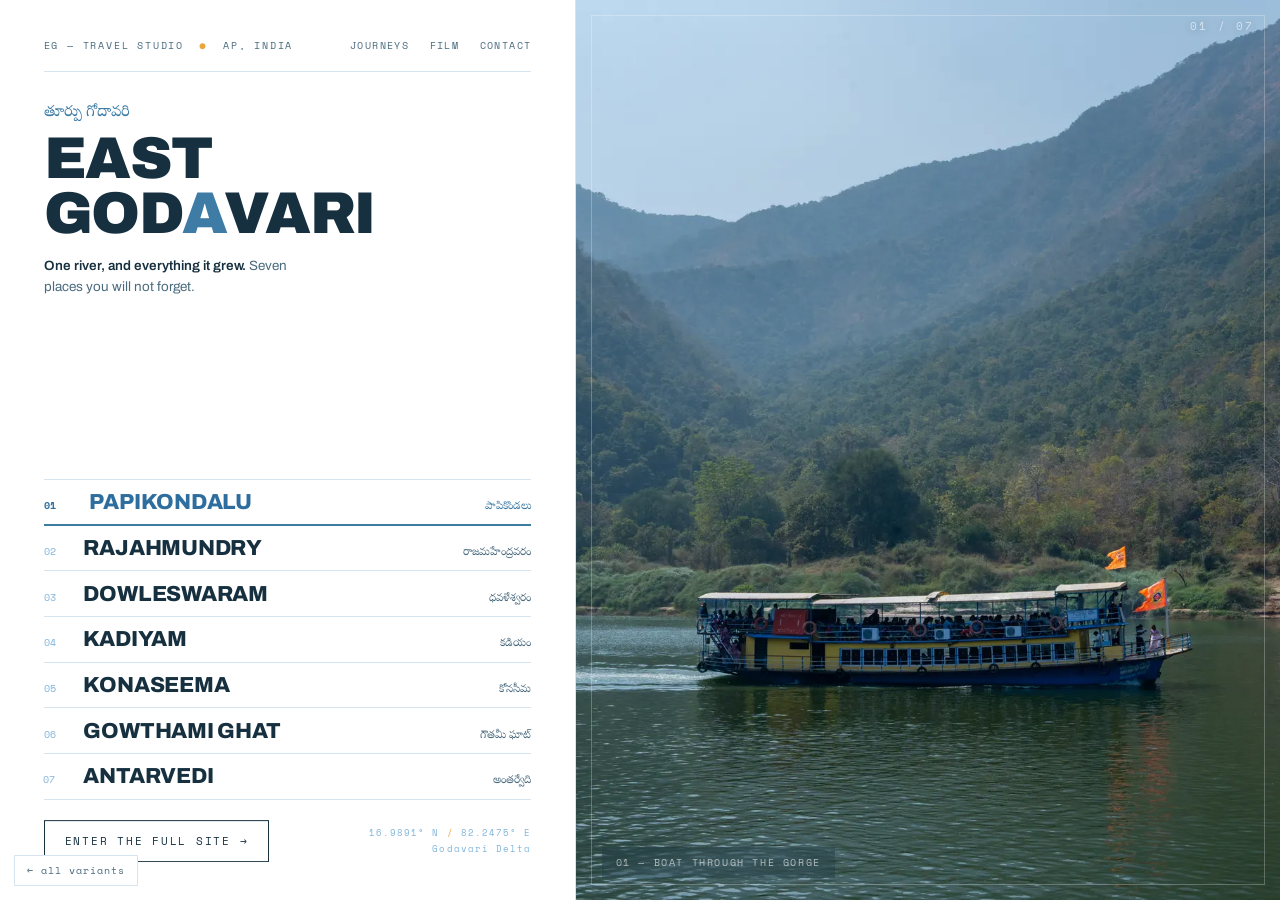
<file: landings/c.html>
<!DOCTYPE html>
<html lang="en">
<head>
<meta charset="UTF-8">
<meta name="viewport" content="width=device-width, initial-scale=1.0">
<title>East Godavari — The Split Studio</title>
<link rel="preconnect" href="https://fonts.googleapis.com">
<link rel="preconnect" href="https://fonts.gstatic.com" crossorigin>
<link href="https://fonts.googleapis.com/css2?family=Archivo:wght@500;600;800;900&family=Space+Mono:wght@400;700&family=Noto+Serif+Telugu:wght@400;600&display=swap" rel="stylesheet">
<style>
  :root{
    --white:#ffffff;
    --ground:#f4f8fb;
    --panel:#eaf2f8;
    --ink:#16303f;
    --ink-soft:#4a6b7e;
    --blue-light:#7fb4d9;
    --blue-mid:#3e7ca6;
    --blue-deep:#2e6e9e;
    --marigold:#e8a63c;
    --line:#d5e4ef;
    --hold:2500ms;
  }
  *{margin:0;padding:0;box-sizing:border-box}
  html,body{height:100%}
  body{
    font-family:"Archivo",system-ui,sans-serif;
    background:var(--ground);
    color:var(--ink);
    overflow-x:hidden;
    -webkit-font-smoothing:antialiased;
  }
  .telugu{font-family:"Noto Serif Telugu",serif}
  .mono{font-family:"Space Mono",monospace}

  .studio{
    display:grid;
    grid-template-columns:45% 55%;
    min-height:100vh;
    min-height:100svh;
  }

  /* ---------- LEFT PANEL ---------- */
  .panel{
    background:var(--white);
    display:flex;
    flex-direction:column;
    padding:clamp(20px,3vw,44px) clamp(22px,3.4vw,52px);
    border-right:1px solid var(--line);
    position:relative;
    z-index:2;
  }
  .top{
    display:flex;
    justify-content:space-between;
    align-items:baseline;
    padding-bottom:clamp(14px,2vh,22px);
    border-bottom:1px solid var(--line);
  }
  .top .mono{font-size:10px;letter-spacing:.18em;text-transform:uppercase;color:var(--ink-soft)}
  nav{display:flex;gap:clamp(12px,1.6vw,24px)}
  nav a{
    font-family:"Space Mono",monospace;
    font-size:10px;letter-spacing:.14em;text-transform:uppercase;
    color:var(--ink-soft);text-decoration:none;
    transition:color .25s;
  }
  nav a:hover{color:var(--blue-deep)}

  .mark{padding:clamp(18px,3.4vh,40px) 0 clamp(12px,2vh,24px)}
  .mark .telugu{
    display:block;
    font-size:clamp(13px,1.2vw,17px);
    color:var(--blue-mid);
    margin-bottom:.5em;
  }
  h1{
    font-weight:900;
    font-size:clamp(38px,4.6vw,72px);
    line-height:.94;
    letter-spacing:-.025em;
    text-transform:uppercase;
  }
  h1 .row{display:block;overflow:hidden}
  h1 .row span{display:inline-block}
  h1 em{font-style:normal;color:var(--blue-mid)}
  .tagline{
    max-width:34ch;
    font-size:clamp(13px,1.05vw,15px);
    line-height:1.55;
    color:var(--ink-soft);
    margin-top:clamp(10px,1.6vh,18px);
  }
  .tagline b{color:var(--ink);font-weight:600}

  /* ---------- PLACE LIST ---------- */
  .places{
    list-style:none;
    margin-top:auto;
    border-top:1px solid var(--line);
  }
  .place{
    position:relative;
    display:flex;
    align-items:baseline;
    gap:clamp(12px,1.4vw,20px);
    padding:clamp(7px,1.15vh,12px) 0;
    border-bottom:1px solid var(--line);
    cursor:pointer;
    -webkit-tap-highlight-color:transparent;
  }
  .place .num{
    font-family:"Space Mono",monospace;
    font-size:10px;
    color:var(--blue-light);
    min-width:2.2em;
    transition:color .3s;
  }
  .place .name{
    font-weight:800;
    font-size:clamp(16px,1.7vw,25px);
    letter-spacing:-.01em;
    text-transform:uppercase;
    transition:color .3s, transform .3s;
    transform-origin:left center;
  }
  .place .te{
    font-size:clamp(10px,.85vw,12px);
    color:var(--ink-soft);
    margin-left:auto;
    white-space:nowrap;
    transition:color .3s;
  }
  .place .bar{
    position:absolute;
    left:0;bottom:-1px;
    height:2px;width:100%;
    background:var(--blue-mid);
    transform:scaleX(0);
    transform-origin:left;
  }
  .place.active .num{color:var(--blue-deep);font-weight:700}
  .place.active .name{color:var(--blue-deep);transform:translateX(6px)}
  .place.active .te{color:var(--blue-mid)}
  .place.active .bar{animation:fill var(--hold) linear forwards}
  .places.held .place.active .bar{animation-play-state:paused}
  @keyframes fill{from{transform:scaleX(0)}to{transform:scaleX(1)}}

  .bottom{
    display:flex;
    justify-content:space-between;
    align-items:center;
    padding-top:clamp(14px,2.2vh,24px);
  }
  .enter{
    font-family:"Space Mono",monospace;
    font-size:11px;letter-spacing:.16em;text-transform:uppercase;
    color:var(--ink);
    text-decoration:none;
    padding:12px 20px;
    border:1px solid var(--ink);
    transition:background .3s,color .3s,border-color .3s;
  }
  .enter:hover{background:var(--blue-deep);border-color:var(--blue-deep);color:var(--white)}
  .coords{font-size:9px;color:var(--blue-light);letter-spacing:.12em;text-align:right;line-height:1.7}
  .coords .dot{color:var(--marigold)}

  /* ---------- RIGHT MEDIA ---------- */
  .media{
    position:relative;
    overflow:hidden;
    background:var(--panel);
  }
  .slide{
    position:absolute;inset:0;
    opacity:0;
    transition:opacity .8s ease;
  }
  .slide.on{opacity:1}
  .slide img,.slide video{
    width:100%;height:100%;
    object-fit:cover;
    display:block;
  }
  .slide .cap{
    position:absolute;
    left:clamp(16px,2vw,32px);
    bottom:clamp(16px,2.4vh,28px);
    font-family:"Space Mono",monospace;
    font-size:10px;letter-spacing:.16em;text-transform:uppercase;
    color:#fff;
    background:rgba(22,48,63,.55);
    -webkit-backdrop-filter:blur(6px);
    backdrop-filter:blur(6px);
    padding:8px 14px;
  }
  .media .frame{
    position:absolute;inset:0;
    pointer-events:none;
    border:1px solid rgba(255,255,255,.25);
    margin:clamp(10px,1.2vw,18px);
    z-index:3;
  }
  .counter{
    position:absolute;
    top:clamp(16px,2vh,26px);
    right:clamp(16px,2vw,30px);
    font-family:"Space Mono",monospace;
    font-size:11px;color:#fff;
    letter-spacing:.2em;
    z-index:4;
    text-shadow:0 1px 8px rgba(22,48,63,.5);
  }

  /* ---------- BADGE ---------- */
  .variants{
    position:fixed;
    left:14px;bottom:14px;
    z-index:50;
    font-family:"Space Mono",monospace;
    font-size:10px;letter-spacing:.1em;
    color:var(--ink-soft);
    background:var(--white);
    border:1px solid var(--line);
    padding:7px 12px;
    text-decoration:none;
    transition:color .25s,border-color .25s;
  }
  .variants:hover{color:var(--blue-deep);border-color:var(--blue-mid)}

  /* ---------- RESPONSIVE ---------- */
  @media (max-width:860px){
    .studio{grid-template-columns:1fr;grid-template-rows:52svh auto}
    .media{order:-1;min-height:52svh}
    .panel{border-right:none;border-top:1px solid var(--line);padding-bottom:64px}
    .mark{padding-top:16px}
    .places{margin-top:20px}
    .place .te{display:none}
    .bottom{flex-direction:column;align-items:flex-start;gap:14px}
    .coords{text-align:left}
  }
  @media (prefers-reduced-motion:reduce){
    .slide{transition:none}
    .place.active .bar{animation-duration:1ms}
  }
</style>
</head>
<body>

<main class="studio">

  <!-- LEFT -->
  <section class="panel">
    <header class="top">
      <span class="mono">EG — Travel Studio &nbsp;<span class="dot" style="color:var(--marigold)">●</span>&nbsp; AP, India</span>
      <nav>
        <a href="#">Journeys</a>
        <a href="#">Film</a>
        <a href="#">Contact</a>
      </nav>
    </header>

    <div class="mark">
      <span class="telugu">తూర్పు గోదావరి</span>
      <h1>
        <span class="row"><span>East</span></span>
        <span class="row"><span>God<em>a</em>vari</span></span>
      </h1>
      <p class="tagline"><b>One river, and everything it grew.</b> Seven places you will not forget.</p>
    </div>

    <ol class="places" id="places">
      <li class="place" data-i="0"><span class="num">01</span><span class="name">Papikondalu</span><span class="te telugu">పాపికొండలు</span><span class="bar"></span></li>
      <li class="place" data-i="1"><span class="num">02</span><span class="name">Rajahmundry</span><span class="te telugu">రాజమహేంద్రవరం</span><span class="bar"></span></li>
      <li class="place" data-i="2"><span class="num">03</span><span class="name">Dowleswaram</span><span class="te telugu">ధవళేశ్వరం</span><span class="bar"></span></li>
      <li class="place" data-i="3"><span class="num">04</span><span class="name">Kadiyam</span><span class="te telugu">కడియం</span><span class="bar"></span></li>
      <li class="place" data-i="4"><span class="num">05</span><span class="name">Konaseema</span><span class="te telugu">కోనసీమ</span><span class="bar"></span></li>
      <li class="place" data-i="5"><span class="num">06</span><span class="name">Gowthami Ghat</span><span class="te telugu">గౌతమీ ఘాట్</span><span class="bar"></span></li>
      <li class="place" data-i="6"><span class="num">07</span><span class="name">Antarvedi</span><span class="te telugu">అంతర్వేది</span><span class="bar"></span></li>
    </ol>

    <footer class="bottom">
      <a class="enter" href="../index.html">Enter the full site →</a>
      <p class="coords mono">16.9891° N <span class="dot">/</span> 82.2475° E<br>Godavari Delta</p>
    </footer>
  </section>

  <!-- RIGHT -->
  <section class="media" id="media" aria-label="Place imagery">
    <div class="slide on">
      <video muted loop playsinline autoplay preload="metadata" poster="../img/papikondalu-launch-1920.webp" src="../media/film-1.mp4"></video>
      <span class="cap">01 — Boat through the gorge</span>
    </div>
    <div class="slide">
      <video muted loop playsinline preload="metadata" poster="../img/rajahmundry-riverfront-1920.webp" src="../media/film-2.mp4"></video>
      <span class="cap">02 — Riverfront at golden hour</span>
    </div>
    <div class="slide">
      <img src="../img/barrage-castnet-1920.webp" srcset="../img/barrage-castnet-800.webp 800w, ../img/barrage-castnet-1920.webp 1920w" sizes="(max-width:860px) 100vw, 55vw" alt="Fisherman casting a net near Dowleswaram barrage" loading="lazy">
      <span class="cap">03 — The cast net at the barrage</span>
    </div>
    <div class="slide">
      <video muted loop playsinline preload="metadata" poster="../img/flower-farms-1920.webp" src="../media/film-4.mp4"></video>
      <span class="cap">04 — Kadiyam flower farms</span>
    </div>
    <div class="slide">
      <video muted loop playsinline preload="metadata" poster="../img/fields-paddy-sunset-1920.webp" src="../media/film-5.mp4"></video>
      <span class="cap">05 — Mirror paddies of Konaseema</span>
    </div>
    <div class="slide">
      <img src="../img/harathi-night-1920.webp" srcset="../img/harathi-night-800.webp 800w, ../img/harathi-night-1920.webp 1920w" sizes="(max-width:860px) 100vw, 55vw" alt="Evening harathi lamp ritual at Gowthami Ghat" loading="lazy">
      <span class="cap">06 — Harathi on the Gowthami</span>
    </div>
    <div class="slide">
      <img src="../img/sadhu-boat-wide-1920.webp" srcset="../img/sadhu-boat-wide-800.webp 800w, ../img/sadhu-boat-wide-1920.webp 1920w" sizes="(max-width:860px) 100vw, 55vw" alt="Sadhu on a boat near Antarvedi where the river meets the sea" loading="lazy">
      <span class="cap">07 — Where the river meets the sea</span>
    </div>
    <div class="frame"></div>
    <span class="counter" id="counter">01 / 07</span>
  </section>

</main>

<a href="./" class="variants">← all variants</a>

<script src="https://cdn.jsdelivr.net/npm/gsap@3.13/dist/gsap.min.js"></script>
<script>
(function(){
  var items  = Array.prototype.slice.call(document.querySelectorAll('.place'));
  var slides = Array.prototype.slice.call(document.querySelectorAll('.slide'));
  var counter = document.getElementById('counter');
  var list = document.getElementById('places');
  var HOLD = 2500, cur = 0, timer = null;

  function setActive(i){
    if(i === cur && items[i].classList.contains('active')) return;
    items[cur].classList.remove('active');
    slides[cur].classList.remove('on');
    var oldV = slides[cur].querySelector('video');
    if(oldV) oldV.pause();
    cur = i;
    items[cur].classList.add('active');
    // restart progress bar animation
    var bar = items[cur].querySelector('.bar');
    bar.style.animation = 'none';
    void bar.offsetWidth;
    bar.style.animation = '';
    slides[cur].classList.add('on');
    var v = slides[cur].querySelector('video');
    if(v){ var p = v.play(); if(p && p.catch) p.catch(function(){}); }
    counter.textContent = ('0'+(cur+1)).slice(-2) + ' / 07';
  }

  function start(){ stop(); timer = setInterval(function(){ setActive((cur+1)%items.length); }, HOLD); }
  function stop(){ if(timer){ clearInterval(timer); timer = null; } }

  items.forEach(function(el){
    var i = +el.dataset.i;
    el.addEventListener('mouseenter', function(){ stop(); list.classList.add('held'); setActive(i); });
    el.addEventListener('click', function(){ stop(); list.classList.add('held'); setActive(i); });
  });
  list.addEventListener('mouseleave', function(){ list.classList.remove('held'); start(); });

  items[0].classList.add('active');
  start();

  // ponytail: pause cycling + videos when tab hidden
  document.addEventListener('visibilitychange', function(){
    if(document.hidden){ stop(); var v = slides[cur].querySelector('video'); if(v) v.pause(); }
    else if(!list.classList.contains('held')){ var v2 = slides[cur].querySelector('video'); if(v2) v2.play().catch(function(){}); start(); }
  });

  // entrance (<2s)
  if(window.gsap && !window.matchMedia('(prefers-reduced-motion: reduce)').matches){
    var tl = gsap.timeline({defaults:{ease:'power3.out'}});
    tl.from('.top', {y:-14, opacity:0, duration:.6})
      .from('h1 .row span', {yPercent:110, duration:.8, stagger:.09}, .1)
      .from('.mark .telugu, .tagline', {y:16, opacity:0, duration:.6, stagger:.08}, .35)
      .from('.place', {x:-22, opacity:0, duration:.5, stagger:.05}, .5)
      .from('.bottom', {y:14, opacity:0, duration:.5}, .85)
      .from('.media', {clipPath:'inset(0 0 0 100%)', duration:1.1, ease:'power4.inOut'}, 0)
      .from('.counter, .cap', {opacity:0, duration:.5}, 1.1);
  }
})();
</script>
</body>
</html>
</file>
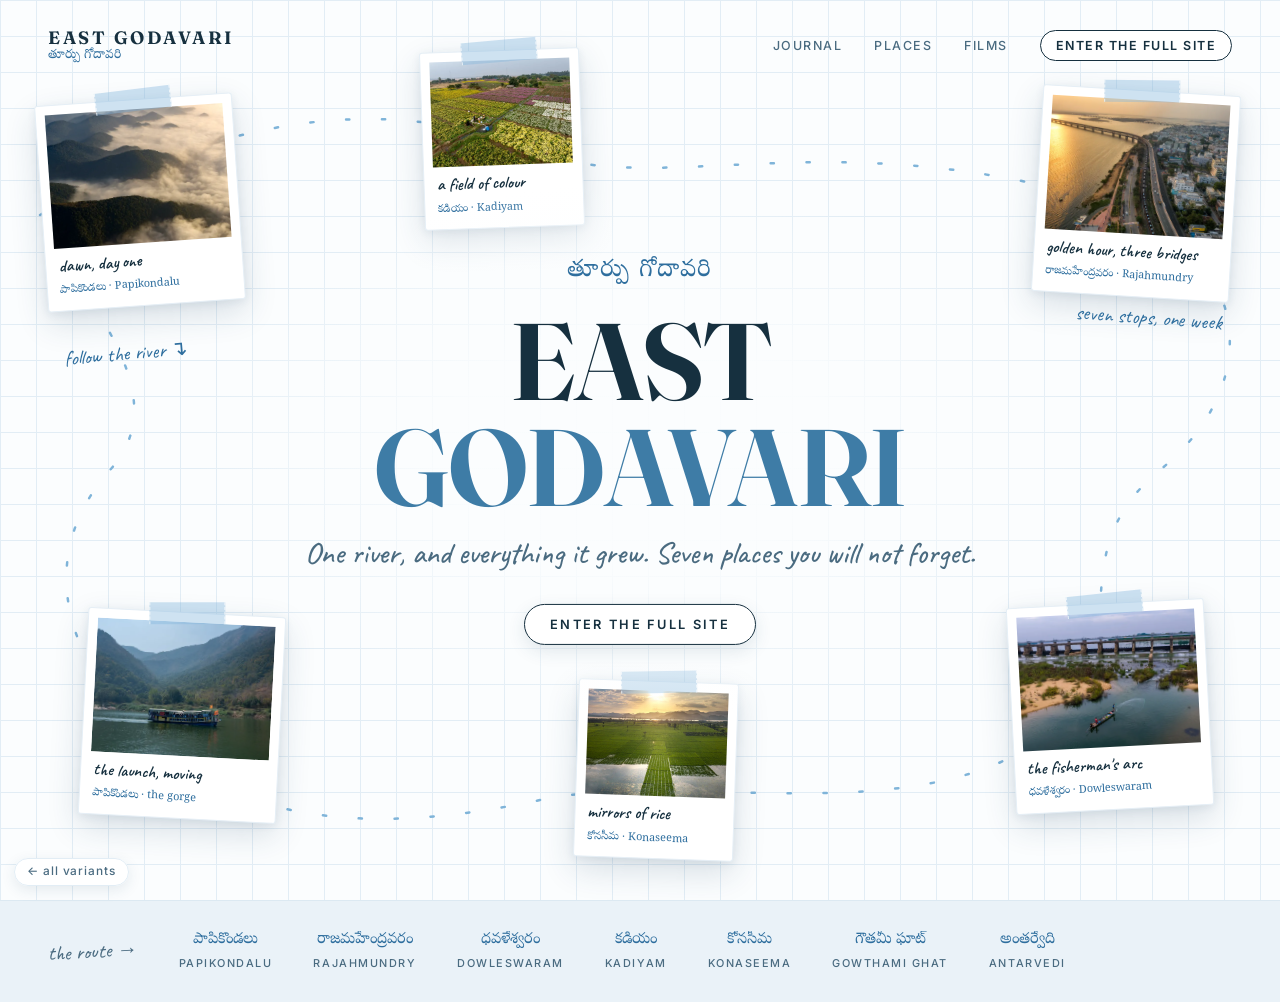
<file: landings/d.html>
<!DOCTYPE html>
<html lang="en">
<head>
<meta charset="UTF-8">
<meta name="viewport" content="width=device-width, initial-scale=1.0">
<title>East Godavari — River Journal</title>
<link rel="preconnect" href="https://fonts.googleapis.com">
<link rel="preconnect" href="https://fonts.gstatic.com" crossorigin>
<link href="https://fonts.googleapis.com/css2?family=Fraunces:opsz,wght@9..144,500;9..144,650&family=Caveat:wght@500;600&family=Noto+Serif+Telugu:wght@500;600&family=Inter:wght@400;500;600&display=swap" rel="stylesheet">
<style>
  :root{
    --paper:#fbfdfe;
    --paper-2:#f4f8fb;
    --grid:#e2edf5;
    --ink:#16303f;
    --ink-soft:#4a6b80;
    --blue:#3e7ca6;
    --blue-deep:#2e6e9e;
    --blue-light:#7fb4d9;
    --marigold:#e8a63c;
    --card-shadow:0 12px 32px rgba(30,70,100,.16), 0 2px 8px rgba(30,70,100,.08);
  }
  *{margin:0;padding:0;box-sizing:border-box}
  html{scroll-behavior:smooth}
  body{
    font-family:"Inter",system-ui,sans-serif;
    color:var(--ink);
    background:
      linear-gradient(var(--grid) 1px, transparent 1px),
      linear-gradient(90deg, var(--grid) 1px, transparent 1px),
      var(--paper);
    background-size:36px 36px, 36px 36px, auto;
    -webkit-font-smoothing:antialiased;
    overflow-x:hidden;
  }
  .telugu{font-family:"Noto Serif Telugu",serif}
  .hand{font-family:"Caveat",cursive}

  /* ---------- header ---------- */
  header{
    position:absolute;top:0;left:0;right:0;z-index:30;
    display:flex;align-items:center;justify-content:space-between;
    padding:clamp(16px,2.5vw,28px) clamp(18px,4vw,48px);
  }
  .brand{display:flex;flex-direction:column;line-height:1.15;text-decoration:none;color:var(--ink)}
  .brand b{font-family:"Fraunces",serif;font-weight:650;font-size:clamp(.95rem,1.4vw,1.15rem);letter-spacing:.14em}
  .brand span{font-size:clamp(.7rem,1vw,.8rem);color:var(--blue-deep)}
  nav{display:flex;align-items:center;gap:clamp(14px,2.5vw,32px)}
  nav a{
    text-decoration:none;color:var(--ink-soft);
    font-size:.78rem;letter-spacing:.12em;text-transform:uppercase;font-weight:500;
  }
  nav a:hover{color:var(--blue-deep)}
  nav a.cta{
    color:var(--ink);font-weight:600;
    border:1.5px solid var(--ink);border-radius:999px;
    padding:.55em 1.2em;background:#fff;
    transition:background .25s,color .25s;
    white-space:nowrap;
  }
  nav a.cta:hover{background:var(--ink);color:#fff}
  .nav-links{display:flex;gap:clamp(14px,2.5vw,32px)}
  @media (max-width:720px){ .nav-links{display:none} }

  /* ---------- hero ---------- */
  .hero{position:relative;min-height:100svh;overflow:hidden}

  /* route svg */
  .route-svg{
    position:absolute;inset:0;width:100%;height:100%;z-index:1;pointer-events:none;
  }
  .route-svg path{
    fill:none;stroke:var(--blue-light);stroke-width:2.5;
    stroke-dasharray:1 10;stroke-linecap:round;
  }

  /* title block */
  .title-block{
    position:absolute;z-index:10;left:50%;top:50%;
    transform:translate(-50%,-50%);
    text-align:center;width:min(92vw,760px);
    padding:2rem 1rem;
  }
  .title-block::before{ /* soft glow so cards behind never fight the text */
    content:"";position:absolute;inset:-8%;z-index:-1;
    background:radial-gradient(ellipse at center, rgba(251,253,254,.95) 30%, rgba(251,253,254,0) 72%);
  }
  .kicker{
    font-family:"Noto Serif Telugu",serif;
    color:var(--blue-deep);
    font-size:clamp(1.05rem,2vw,1.5rem);
    letter-spacing:.06em;
  }
  h1{
    font-family:"Fraunces",serif;font-weight:650;
    font-size:clamp(2.9rem,8.5vw,7rem);
    line-height:.98;letter-spacing:-.015em;
    margin:.18em 0 .12em;
  }
  h1 .g{color:var(--blue)}
  .tagline{
    font-family:"Caveat",cursive;font-weight:500;
    font-size:clamp(1.35rem,2.6vw,1.9rem);
    color:var(--ink-soft);max-width:26em;margin:0 auto;
  }
  .enter{
    display:inline-block;margin-top:clamp(1.2rem,2.5vw,2rem);
    font-size:.8rem;letter-spacing:.18em;font-weight:600;text-transform:uppercase;
    color:var(--ink);text-decoration:none;
    background:#fff;border:1.5px solid var(--ink);border-radius:999px;
    padding:.95em 2em;
    box-shadow:0 6px 18px rgba(30,70,100,.12);
    position:relative;
    transition:transform .25s,box-shadow .25s;
  }
  .enter::after{
    content:"";position:absolute;left:1.6em;right:1.6em;bottom:.65em;height:2px;
    background:var(--marigold);border-radius:2px;
    transform:scaleX(0);transform-origin:left;transition:transform .3s;
  }
  .enter:hover{transform:translateY(-2px);box-shadow:0 10px 24px rgba(30,70,100,.18)}
  .enter:hover::after{transform:scaleX(1)}

  /* ---------- polaroid cards ---------- */
  .cards{position:absolute;inset:0;z-index:5}
  .card{
    position:absolute;
    width:clamp(148px,15.5vw,236px);
    background:#fff;
    padding:9px 9px 10px;
    border:1px solid #e6eff6;
    box-shadow:var(--card-shadow);
    border-radius:3px;
  }
  .card::before{ /* tape */
    content:"";position:absolute;top:-11px;left:50%;
    width:74px;height:22px;
    transform:translateX(-50%) rotate(-3deg);
    background:rgba(127,180,217,.38);
    border-left:1px dashed rgba(255,255,255,.7);
    border-right:1px dashed rgba(255,255,255,.7);
  }
  .card img,.card video{
    display:block;width:100%;aspect-ratio:4/3;object-fit:cover;background:var(--paper-2);
  }
  .card figcaption{padding:7px 3px 2px;line-height:1.25}
  .card .hand{font-size:clamp(1.05rem,1.35vw,1.3rem);font-weight:600;color:var(--ink);display:block}
  .card .telugu{font-size:clamp(.68rem,.85vw,.78rem);color:var(--blue-deep)}

  .c-fog     {top:11%;  left:3.2%;  transform:rotate(-4deg)}
  .c-launch  {bottom:9%; left:6.5%;  transform:rotate(3deg)}
  .c-flowers {top:5.5%; left:33%;   transform:rotate(-2deg); width:clamp(132px,12.5vw,190px)}
  .c-river   {top:10%;  right:3.5%; transform:rotate(3.5deg)}
  .c-castnet {bottom:10%;right:5.5%; transform:rotate(-3deg)}
  .c-paddy   {bottom:4.5%;left:45%;  transform:rotate(2deg); width:clamp(132px,12.5vw,190px)}

  /* scribble note near a card */
  .note{
    position:absolute;z-index:6;
    font-family:"Caveat",cursive;font-size:clamp(1.1rem,1.6vw,1.45rem);
    color:var(--blue-deep);transform:rotate(-5deg);
    max-width:12em;line-height:1.15;
  }
  .note-1{top:38%;left:5%}
  .note-2{top:34%;right:4.5%;transform:rotate(4deg)}

  /* ---------- places strip ---------- */
  .strip{
    background:#eaf2f8;border-top:1px solid #dcE9f2;
    padding:clamp(20px,3vw,30px) clamp(18px,4vw,48px);
  }
  .strip-inner{
    display:flex;align-items:center;gap:clamp(20px,3.2vw,44px);
    overflow-x:auto;scrollbar-width:none;
  }
  .strip-inner::-webkit-scrollbar{display:none}
  .strip-label{
    flex:none;font-family:"Caveat",cursive;font-size:1.3rem;color:var(--ink-soft);
    transform:rotate(-3deg);
  }
  .place{flex:none;text-align:center;line-height:1.3;text-decoration:none;color:var(--ink)}
  .place .telugu{display:block;font-size:.95rem;color:var(--blue-deep)}
  .place small{font-size:.68rem;letter-spacing:.14em;text-transform:uppercase;color:var(--ink-soft);font-weight:500}
  .place:hover small{color:var(--marigold)}

  /* ---------- back badge ---------- */
  .back-badge{
    position:fixed;left:14px;bottom:14px;z-index:60;
    font:500 .74rem/1 "Inter",system-ui,sans-serif;letter-spacing:.08em;
    color:var(--ink-soft);text-decoration:none;
    background:rgba(255,255,255,.92);border:1px solid var(--grid);border-radius:999px;
    padding:.6em 1em;box-shadow:0 4px 14px rgba(30,70,100,.1);
    backdrop-filter:blur(4px);
  }
  .back-badge:hover{color:var(--blue-deep)}

  /* ---------- mobile: scrapbook flows instead of scatters ---------- */
  @media (max-width:860px){
    .hero{min-height:0;padding:110px 20px 40px}
    .route-svg,.note{display:none}
    .title-block{
      position:static;transform:none;width:auto;padding:0 0 34px;
    }
    .title-block::before{display:none}
    .cards{
      position:static;display:grid;grid-template-columns:1fr 1fr;
      gap:26px 16px;max-width:560px;margin:0 auto;
    }
    .card{position:static;width:auto !important}
    .card:nth-child(odd){transform:rotate(-2.5deg)}
    .card:nth-child(even){transform:rotate(2deg) translateY(10px)}
    .card .hand{font-size:1.15rem}
    .card .telugu{font-size:.72rem}
  }
  @media (max-width:400px){
    .cards{gap:22px 12px}
    .card{padding:7px 7px 8px}
  }

  @media (prefers-reduced-motion:reduce){
    *{animation:none !important;transition:none !important}
  }
</style>
</head>
<body>

<div class="hero">
  <header>
    <a class="brand" href="../index.html">
      <b>EAST&nbsp;GODAVARI</b>
      <span class="telugu">తూర్పు గోదావరి</span>
    </a>
    <nav>
      <div class="nav-links">
        <a href="#">Journal</a>
        <a href="#">Places</a>
        <a href="#">Films</a>
      </div>
      <a class="cta" href="../index.html">Enter the full site</a>
    </nav>
  </header>

  <!-- dotted river route -->
  <svg class="route-svg" viewBox="0 0 1440 900" preserveAspectRatio="xMidYMid slice" aria-hidden="true">
    <path id="route" d="M 120,215 C 300,120 460,90 610,150 C 740,200 900,120 1180,200 C 1330,245 1350,380 1240,470 C 1130,560 1230,660 1120,740 C 990,832 760,770 620,800 C 470,832 330,830 230,740 C 150,668 110,560 190,470 C 260,392 160,300 120,215 Z" pathLength="1000"/>
    <g id="boat">
      <!-- tiny boat: hull + marigold sail -->
      <path d="M -13,3 Q 0,10 13,3 L 9,-1 L -9,-1 Z" fill="#2e6e9e"/>
      <path d="M 1,-2 L 1,-15 L 10,-3 Z" fill="#e8a63c"/>
      <line x1="1" y1="-15" x2="1" y2="-2" stroke="#16303f" stroke-width="1.2"/>
    </g>
  </svg>

  <!-- pinned photographs -->
  <div class="cards">
    <figure class="card c-fog">
      <img src="../img/papikondalu-fog-1920.webp" srcset="../img/papikondalu-fog-800.webp 800w, ../img/papikondalu-fog-1920.webp 1920w" sizes="(max-width:860px) 45vw, 16vw" alt="Fog lifting over the Papikondalu hills at dawn" loading="eager">
      <figcaption><span class="hand">dawn, day one</span><span class="telugu">పాపికొండలు · Papikondalu</span></figcaption>
    </figure>

    <figure class="card c-flowers">
      <img src="../img/flower-farms-1920.webp" srcset="../img/flower-farms-800.webp 800w, ../img/flower-farms-1920.webp 1920w" sizes="(max-width:860px) 45vw, 13vw" alt="Aerial blocks of flower farms in Kadiyam" loading="eager">
      <figcaption><span class="hand">a field of colour</span><span class="telugu">కడియం · Kadiyam</span></figcaption>
    </figure>

    <figure class="card c-river">
      <img src="../img/rajahmundry-riverfront-1920.webp" srcset="../img/rajahmundry-riverfront-800.webp 800w, ../img/rajahmundry-riverfront-1920.webp 1920w" sizes="(max-width:860px) 45vw, 16vw" alt="Golden aerial view of the Rajahmundry riverfront and bridges" loading="eager">
      <figcaption><span class="hand">golden hour, three bridges</span><span class="telugu">రాజమహేంద్రవరం · Rajahmundry</span></figcaption>
    </figure>

    <figure class="card c-castnet">
      <img src="../img/barrage-castnet-1920.webp" srcset="../img/barrage-castnet-800.webp 800w, ../img/barrage-castnet-1920.webp 1920w" sizes="(max-width:860px) 45vw, 16vw" alt="Fisherman casting a net near the Dowleswaram barrage" loading="eager">
      <figcaption><span class="hand">the fisherman's arc</span><span class="telugu">ధవళేశ్వరం · Dowleswaram</span></figcaption>
    </figure>

    <figure class="card c-paddy">
      <img src="../img/fields-paddy-sunset-1920.webp" srcset="../img/fields-paddy-sunset-800.webp 800w, ../img/fields-paddy-sunset-1920.webp 1920w" sizes="(max-width:860px) 45vw, 13vw" alt="Mirror-still paddy fields at sunset in Konaseema" loading="eager">
      <figcaption><span class="hand">mirrors of rice</span><span class="telugu">కోనసీమ · Konaseema</span></figcaption>
    </figure>

    <figure class="card c-launch">
      <video muted loop playsinline autoplay preload="metadata" poster="../img/papikondalu-launch-800.webp" aria-label="Tourist boat moving through the green Papikondalu gorge">
        <source src="../media/film-1.mp4" type="video/mp4">
      </video>
      <figcaption><span class="hand">the launch, moving</span><span class="telugu">పాపికొండలు · the gorge</span></figcaption>
    </figure>
  </div>

  <p class="note note-1">follow the river ↴</p>
  <p class="note note-2">seven stops, one week</p>

  <div class="title-block">
    <p class="kicker">తూర్పు గోదావరి</p>
    <h1>EAST<br><span class="g">GODAVARI</span></h1>
    <p class="tagline">One river, and everything it grew. Seven places you will not forget.</p>
    <a class="enter" href="../index.html">Enter the full site</a>
  </div>
</div>

<!-- supporting strip: the seven stops -->
<section class="strip" aria-label="The seven places">
  <div class="strip-inner">
    <span class="strip-label">the route →</span>
    <a class="place" href="#"><span class="telugu">పాపికొండలు</span><small>Papikondalu</small></a>
    <a class="place" href="#"><span class="telugu">రాజమహేంద్రవరం</span><small>Rajahmundry</small></a>
    <a class="place" href="#"><span class="telugu">ధవళేశ్వరం</span><small>Dowleswaram</small></a>
    <a class="place" href="#"><span class="telugu">కడియం</span><small>Kadiyam</small></a>
    <a class="place" href="#"><span class="telugu">కోనసీమ</span><small>Konaseema</small></a>
    <a class="place" href="#"><span class="telugu">గౌతమీ ఘాట్</span><small>Gowthami Ghat</small></a>
    <a class="place" href="#"><span class="telugu">అంతర్వేది</span><small>Antarvedi</small></a>
  </div>
</section>

<script src="https://cdn.jsdelivr.net/npm/gsap@3.13/dist/gsap.min.js"></script>
<script>
(function(){
  var reduced = window.matchMedia("(prefers-reduced-motion: reduce)").matches;
  var desktop = window.matchMedia("(min-width: 861px)").matches;

  if (!reduced) {
    var tl = gsap.timeline({defaults:{ease:"power3.out"}});
    tl.from("header", {y:-18, autoAlpha:0, duration:.55})
      .from(".title-block > *", {y:26, autoAlpha:0, duration:.7, stagger:.09}, .1)
      .from(".card", {scale:.72, autoAlpha:0, duration:.6, stagger:.08,
                      rotation:function(i,el){ return gsap.getProperty(el,"rotation") + 7; }}, .35)
      .from(".route-svg path, .note", {autoAlpha:0, duration:.7}, .9);
  }

  // boat drifting along the dotted route (desktop only; svg hidden on mobile)
  // ponytail: getPointAtLength instead of MotionPathPlugin — one less CDN file
  if (desktop && !reduced) {
    var path = document.getElementById("route"),
        boat = document.getElementById("boat"),
        L = path.getTotalLength(),
        state = {t:0};
    gsap.to(state, {t:1, duration:60, repeat:-1, ease:"none", onUpdate:function(){
      var d = state.t * L,
          p = path.getPointAtLength(d),
          q = path.getPointAtLength((d + 2) % L),
          a = Math.atan2(q.y - p.y, q.x - p.x) * 180 / Math.PI;
      // keep the boat upright-ish: flip instead of sailing upside down
      if (a > 90 || a < -90) a += 180;
      boat.setAttribute("transform", "translate(" + p.x + "," + p.y + ") rotate(" + a + ")");
    }});
  } else {
    // park the boat at the start of the route when not animating
    var p0 = document.getElementById("route").getPointAtLength(0);
    document.getElementById("boat").setAttribute("transform","translate("+p0.x+","+p0.y+")");
  }
})();
</script>

<a class="back-badge" href="./">&larr; all variants</a>
</body>
</html>
</file>
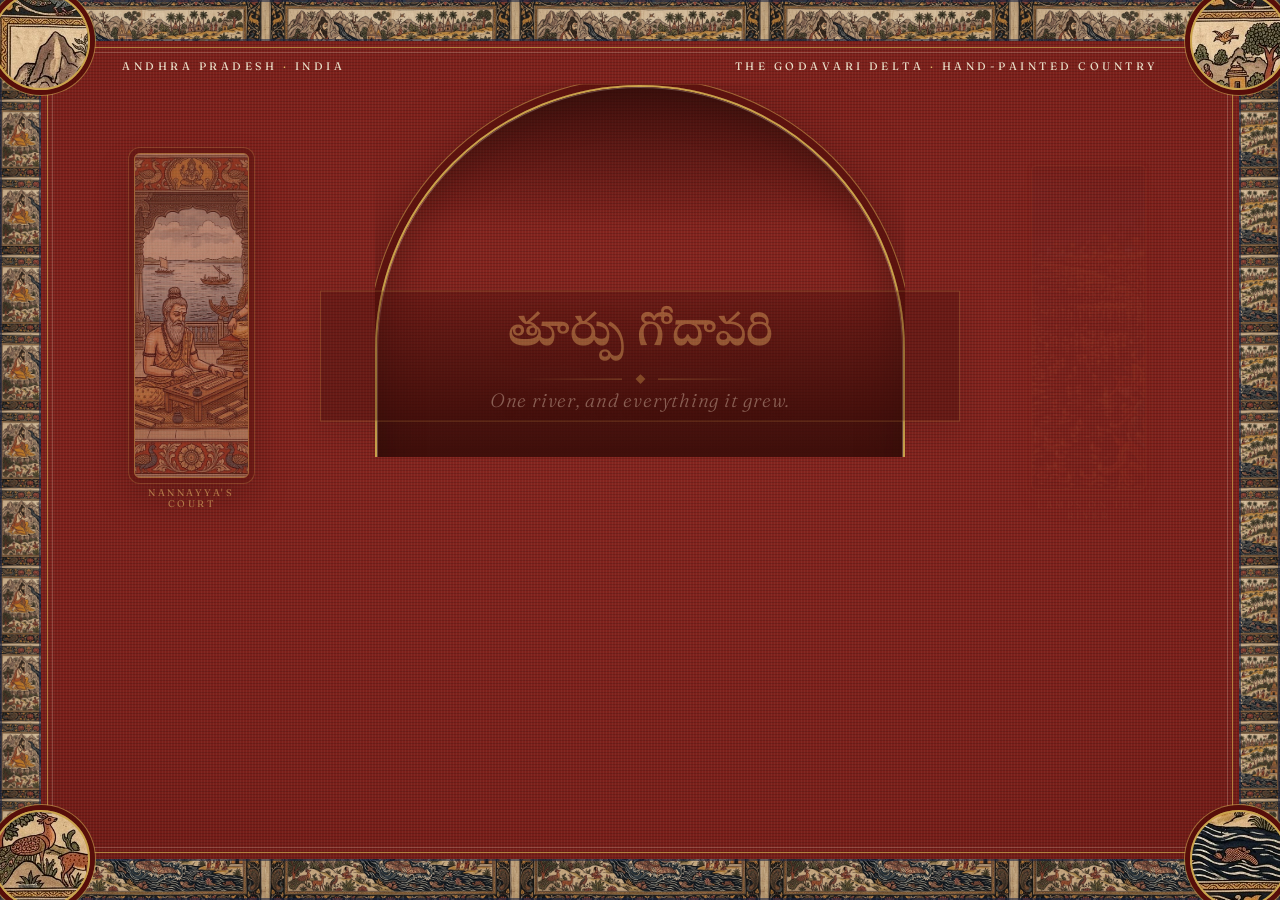
<file: landings/f.html>
<!doctype html>
<html lang="en">
<head>
<meta charset="utf-8">
<meta name="viewport" content="width=device-width, initial-scale=1">
<title>East Godavari — Kalamkari Frame</title>
<link rel="preconnect" href="https://fonts.googleapis.com">
<link rel="preconnect" href="https://fonts.gstatic.com" crossorigin>
<link href="https://fonts.googleapis.com/css2?family=Fraunces:ital,opsz,wght@0,9..144,300..700;1,9..144,300..700&family=Noto+Serif+Telugu:wght@400;600;700&display=swap" rel="stylesheet">
<style>
:root{
  --madder:#7a1f1a;
  --madder-deep:#5c130f;
  --indigo:#1c2a52;
  --bone:#ece2cc;
  --gold:#c9a24b;        /* hairlines only */
  --gold-text:#e0bd66;   /* 5.5:1 on madder */
  --fw: clamp(18px, 3.2vw, 46px); /* frame width */
  --serif:"Fraunces", Georgia, serif;
  --telugu:"Noto Serif Telugu","Fraunces",Georgia,serif;
}
*{margin:0;padding:0;box-sizing:border-box}
html,body{height:100%}
body{
  background:var(--madder);
  color:var(--bone);
  font-family:var(--serif);
  overflow-x:hidden;
  -webkit-font-smoothing:antialiased;
}
/* woven cloth ground */
body::before{
  content:"";position:fixed;inset:0;z-index:0;pointer-events:none;
  background:
    repeating-linear-gradient(0deg, rgba(0,0,0,.14) 0 1px, transparent 1px 3px),
    repeating-linear-gradient(90deg, rgba(236,226,204,.05) 0 1px, transparent 1px 3px),
    radial-gradient(120% 90% at 50% 42%, #86251f 0%, var(--madder) 55%, var(--madder-deep) 100%);
}

/* ---------- KALAMKARI FRAME ---------- */
.frame{position:fixed;inset:0;z-index:40;pointer-events:none}
.fs{position:absolute;background-image:url(../media/myth-kalamkari.webp);filter:saturate(.9) contrast(1.05) brightness(.9)}
.fs.top   {top:0;left:0;right:0;height:var(--fw);background-size:auto 340%;background-position:50% 12%}
.fs.bottom{bottom:0;left:0;right:0;height:var(--fw);background-size:auto 340%;background-position:50% 88%}
.fs.left  {top:0;bottom:0;left:0;width:var(--fw);background-size:340% auto;background-position:10% 50%}
.fs.right {top:0;bottom:0;right:0;width:var(--fw);background-size:340% auto;background-position:90% 50%}
.fs.top,.fs.bottom{box-shadow:inset 0 0 0 2px rgba(28,42,82,.55)}
.fs.left,.fs.right{box-shadow:inset 0 0 0 2px rgba(28,42,82,.55)}
/* gold hairline just inside the border */
.hairline{position:fixed;z-index:41;pointer-events:none;
  inset:calc(var(--fw) + 6px);
  border:1px solid rgba(201,162,75,.75)}
.hairline::before{content:"";position:absolute;inset:4px;border:1px solid rgba(236,226,204,.22)}
/* corner medallions */
.med{position:fixed;z-index:42;pointer-events:none;
  width:calc(var(--fw)*2.4);height:calc(var(--fw)*2.4);border-radius:50%;
  background-image:url(../media/myth-kalamkari.webp);background-size:900%;
  border:2px solid var(--gold);
  box-shadow:0 0 0 5px var(--madder-deep),0 0 0 6px rgba(201,162,75,.6);
  filter:saturate(.95) contrast(1.05)}
.med.tl{top:calc(var(--fw)*-.2);left:calc(var(--fw)*-.2);background-position:8% 10%}
.med.tr{top:calc(var(--fw)*-.2);right:calc(var(--fw)*-.2);background-position:88% 12%}
.med.bl{bottom:calc(var(--fw)*-.2);left:calc(var(--fw)*-.2);background-position:12% 86%}
.med.br{bottom:calc(var(--fw)*-.2);right:calc(var(--fw)*-.2);background-position:90% 88%}
/* the little launch that sails the bottom border */
.boat{position:fixed;z-index:43;pointer-events:none;
  bottom:calc(var(--fw)*.08);left:0;height:calc(var(--fw)*.9);
  filter:sepia(1) saturate(.55) brightness(1.75) contrast(.9);opacity:.9;
  animation:sail 75s linear infinite}
@keyframes sail{from{transform:translateX(-15vw)}to{transform:translateX(112vw)}}

/* ---------- STAGE ---------- */
.stage{position:relative;z-index:10;min-height:100dvh;
  display:flex;flex-direction:column;
  padding:calc(var(--fw) + 18px) calc(var(--fw) + 16px)}
/* museum plate header */
header{display:flex;justify-content:space-between;gap:1rem;
  padding:0 calc(var(--fw)*1.6);
  font-size:.68rem;letter-spacing:.32em;text-transform:uppercase;color:var(--bone)}
header .r{text-align:right}
header span{color:var(--gold-text)}

/* ---------- HERO ---------- */
.hero{position:relative;flex:1;display:flex;flex-direction:column;
  align-items:center;justify-content:flex-end;min-height:0;padding-bottom:1.2rem}

/* cloth window (temple arch) */
.window{position:absolute;top:2%;bottom:5%;left:50%;transform:translateX(-50%);
  width:min(46vw,530px);
  border-radius:calc(min(46vw,530px)/2) calc(min(46vw,530px)/2) 10px 10px;
  overflow:hidden;z-index:1;
  border:2px solid var(--gold);
  box-shadow:0 0 0 7px var(--madder-deep),0 0 0 8px rgba(201,162,75,.55),0 26px 70px rgba(20,4,3,.55)}
.window .media,.window video,.window img.ph{position:absolute;inset:0;width:100%;height:100%;object-fit:cover}
.window img.ph{display:none}
/* vignette scrims: keep bone/gold type ≥4.5:1 where it crosses the film */
.window::before{content:"";position:absolute;inset:0;z-index:2;pointer-events:none;
  background:linear-gradient(180deg, rgba(40,10,8,.7) 0%, rgba(40,10,8,0) 26%, rgba(58,14,10,0) 38%, rgba(58,14,10,.9) 68%, rgba(78,19,14,.97) 100%)}
.window::after{content:"";position:absolute;inset:0;z-index:3;pointer-events:none;
  border-radius:inherit;box-shadow:inset 0 0 0 1px rgba(236,226,204,.28), inset 0 0 46px rgba(22,8,6,.38)}
/* cloth shade that wipes during a swap */
.shade{position:absolute;inset:-2%;z-index:4;transform:translateY(-104%);
  background:url(../media/myth-kalamkari.webp) 50% 50%/cover;
  filter:saturate(.85) brightness(.85);
  border-bottom:3px solid var(--gold)}

/* flanking textile panels (desktop) */
.panel{position:absolute;top:12%;width:clamp(90px,9vw,140px);height:56%;z-index:1;
  background-size:cover;background-position:50% 30%;
  border:1px solid var(--gold);border-radius:6px;
  box-shadow:0 0 0 5px var(--madder-deep),0 0 0 6px rgba(201,162,75,.45),0 18px 40px rgba(20,4,3,.45);
  filter:saturate(.95)}
.panel figcaption{position:absolute;left:0;right:0;bottom:-2rem;
  font-size:.6rem;letter-spacing:.26em;text-transform:uppercase;text-align:center;color:var(--gold-text)}
.panel.l{left:clamp(0px,6vw,9vw);background-image:url(../media/nannayya-court.webp)}
.panel.r{right:clamp(0px,6vw,9vw);background-image:url(../media/lamps-mural.webp)}

/* identity */
.id{position:relative;z-index:5;text-align:center;width:100%}
/* woven ribbon band sewn across the arch — guarantees type contrast over the film */
.band{position:relative;width:min(92vw,640px);margin:0 auto;padding:.8rem 1rem .55rem;
  border-left:1px solid rgba(201,162,75,.7);border-right:1px solid rgba(201,162,75,.7);
  background:linear-gradient(180deg, rgba(66,15,11,.95), rgba(52,11,8,.95));
  border-top:1px solid rgba(201,162,75,.7);border-bottom:1px solid rgba(201,162,75,.7);
  box-shadow:0 10px 30px rgba(20,4,3,.35)}
.telugu{font-family:var(--telugu);font-weight:600;color:var(--gold-text);
  font-size:clamp(1.5rem,4vw,2.9rem);line-height:1.35;
  text-shadow:0 2px 18px rgba(30,8,6,.6)}
.rule{display:flex;align-items:center;gap:.9rem;justify-content:center;margin:.55rem 0 .3rem}
.rule i{display:block;height:1px;width:clamp(40px,8vw,120px);background:linear-gradient(90deg,transparent,var(--gold));}
.rule i:last-child{background:linear-gradient(90deg,var(--gold),transparent)}
.rule b{width:7px;height:7px;background:var(--gold);transform:rotate(45deg)}
.tagline{font-style:italic;font-weight:300;color:var(--bone);
  font-size:clamp(.95rem,1.5vw,1.25rem);letter-spacing:.04em;
  text-shadow:0 2px 14px rgba(30,8,6,.7)}
h1{font-weight:420;line-height:.92;margin-top:clamp(.6rem,2vh,1.4rem);
  text-shadow:0 3px 26px rgba(24,6,4,.65)}
h1 .l1{display:block;font-style:italic;font-weight:330;color:var(--gold-text);
  font-size:clamp(2rem,7vw,6.2rem);letter-spacing:.30em;text-indent:.30em}
h1 .l2{display:block;color:var(--bone);
  font-size:clamp(2.6rem,10.4vw,9.2rem);letter-spacing:.045em;
  font-variation-settings:"opsz" 144}

/* live museum caption */
.caption{position:relative;z-index:5;margin-top:clamp(.7rem,1.6vh,1.2rem);
  font-size:.72rem;letter-spacing:.3em;text-transform:uppercase;color:var(--bone);text-align:center}
.caption em{font-style:normal;color:var(--gold-text)}

/* ---------- EMBROIDERED TAGS ---------- */
.tags{position:relative;z-index:5;display:flex;flex-wrap:wrap;gap:.55rem;
  justify-content:center;margin-top:clamp(.8rem,2vh,1.4rem)}
.tag{font-family:var(--telugu);font-size:.78rem;letter-spacing:.06em;
  color:var(--bone);background:rgba(92,19,15,.55);
  border:1px dashed rgba(236,226,204,.75);border-radius:3px;
  padding:.5rem .85rem .45rem;cursor:pointer;position:relative;
  transition:background .25s,color .25s,transform .25s}
.tag::before{content:"";position:absolute;top:-3px;left:50%;width:5px;height:5px;margin-left:-2.5px;
  background:var(--gold);transform:rotate(45deg)}
.tag:hover{transform:translateY(-2px)}
.tag[aria-pressed="true"]{background:var(--bone);color:var(--madder-deep);border-style:solid;border-color:var(--bone)}
.tag:focus-visible{outline:2px solid var(--gold-text);outline-offset:3px}

/* ---------- FOOTER ---------- */
footer{display:flex;align-items:center;justify-content:space-between;gap:1rem;
  padding:0 calc(var(--fw)*1.2 + 118px) 0 calc(var(--fw)*1.2 + 118px);
  margin-top:clamp(.9rem,2vh,1.5rem)}
.accn{font-size:.62rem;letter-spacing:.24em;text-transform:uppercase;color:var(--gold-text);line-height:1.9}
.enter{font-size:.8rem;letter-spacing:.4em;text-transform:uppercase;text-indent:.4em;
  color:var(--madder-deep);background:var(--bone);text-decoration:none;
  padding:.95rem 1.9rem .9rem;border-radius:3px;white-space:nowrap;
  border:1px solid var(--bone);outline:1px dashed rgba(122,31,26,.6);outline-offset:-5px;
  transition:background .25s,color .25s}
.enter:hover{background:var(--gold-text);border-color:var(--gold-text);outline-color:rgba(92,19,15,.7)}
.count{font-size:.62rem;letter-spacing:.24em;text-transform:uppercase;color:var(--gold-text);text-align:right;line-height:1.9}

/* all-concepts badge */
.badge{position:fixed;z-index:60;left:calc(var(--fw) + 12px);bottom:calc(var(--fw) + 10px);
  font-family:var(--serif);font-size:.66rem;letter-spacing:.22em;text-transform:uppercase;
  color:var(--bone);text-decoration:none;background:rgba(43,10,8,.85);
  border:1px dashed rgba(236,226,204,.7);border-radius:3px;padding:.45rem .8rem}
.badge:hover{background:var(--bone);color:var(--madder-deep)}

/* ---------- RESPONSIVE ---------- */
@media (max-width:1100px){.panel{display:none}}
@media (max-width:760px){
  .stage{padding:calc(var(--fw) + 12px) calc(var(--fw) + 10px)}
  header{font-size:.56rem;letter-spacing:.24em}
  .window{width:min(88vw,440px);top:1%;bottom:10%;
    border-radius:calc(min(88vw,440px)/2) calc(min(88vw,440px)/2) 8px 8px}
  .tags{flex-wrap:nowrap;overflow-x:auto;justify-content:flex-start;
    padding-bottom:.4rem;scrollbar-width:none;margin-left:-4px;margin-right:-4px}
  .tags::-webkit-scrollbar{display:none}
  .tag{flex:0 0 auto}
  footer{flex-direction:column;gap:.8rem;text-align:center;padding:0 0 2.4rem}
  .accn,.count{text-align:center}
  .badge{left:auto;right:calc(var(--fw) + 8px);bottom:calc(var(--fw) + 8px)}
  .caption{letter-spacing:.18em}
}
@media (prefers-reduced-motion:reduce){
  .boat{animation:none}
}
</style>
</head>
<body>

<div class="stage">
  <header>
    <div>Andhra Pradesh <span>·</span> India</div>
    <div class="r">The Godavari Delta <span>·</span> Hand-Painted Country</div>
  </header>

  <div class="hero">
    <figure class="panel l" role="img" aria-label="Kalamkari painting of Nannayya's court"><figcaption>Nannayya's Court</figcaption></figure>
    <figure class="panel r" role="img" aria-label="Kalamkari painting of night lamps on the river"><figcaption>Lamps on the River</figcaption></figure>

    <div class="window" id="win" aria-hidden="true">
      <div class="media">
        <video id="vid" src="../media/film-0.mp4" autoplay muted loop playsinline></video>
        <img class="ph" id="ph" src="../img/sadhu-boat-wide-800.webp" alt="">
      </div>
      <div class="shade" id="shade"></div>
    </div>

    <div class="id">
      <div class="band">
        <div class="telugu" lang="te">తూర్పు గోదావరి</div>
        <div class="rule" aria-hidden="true"><i></i><b></b><i></i></div>
        <p class="tagline">One river, and everything it grew.</p>
      </div>
      <h1><span class="l1">EAST</span><span class="l2">GODAVARI</span></h1>
    </div>
  </div>

  <p class="caption" aria-live="polite">Now showing — <em id="capName">Papikondalu at dawn</em> · <span id="capNote">fog on the hill gorge</span></p>

  <nav class="tags" id="tags" aria-label="Places along the river">
    <button class="tag" data-i="0" lang="te">పాపికొండలు · Papikondalu</button>
    <button class="tag" data-i="1" lang="te">రాజమహేంద్రవరం · Rajahmundry</button>
    <button class="tag" data-i="2" lang="te">ధవళేశ్వరం · Dowleswaram</button>
    <button class="tag" data-i="3" lang="te">కడియం · Kadiyam</button>
    <button class="tag" data-i="4" lang="te">కోనసీమ · Konaseema</button>
    <button class="tag" data-i="5" lang="te">గౌతమీ ఘాట్ · Gowthami Ghat</button>
    <button class="tag" data-i="6" lang="te">అంతర్వేది · Antarvedi</button>
  </nav>

  <footer>
    <div class="accn">Accession EG-1852<br>Cotton · madder &amp; indigo · hand-painted</div>
    <a class="enter" href="../index.html">Enter the Full Site</a>
    <div class="count">Seven places<br>One river</div>
  </footer>
</div>

<!-- kalamkari border frame -->
<div class="frame" aria-hidden="true">
  <div class="fs top"></div><div class="fs bottom"></div>
  <div class="fs left"></div><div class="fs right"></div>
</div>
<div class="hairline" aria-hidden="true"></div>
<div class="med tl" aria-hidden="true"></div><div class="med tr" aria-hidden="true"></div>
<div class="med bl" aria-hidden="true"></div><div class="med br" aria-hidden="true"></div>
<img class="boat" src="../media/launch-cut.webp" alt="" aria-hidden="true">

<a class="badge" href="./">← all concepts</a>

<script src="https://cdn.jsdelivr.net/npm/gsap@3.13/dist/gsap.min.js"></script>
<script>
(function(){
  var PLACES=[
    {v:"../media/film-1.mp4", name:"Papikondalu", note:"a launch in the hill gorge"},
    {v:"../media/film-2.mp4", name:"Rajahmundry", note:"the golden riverfront"},
    {v:"../media/film-3.mp4", name:"Dowleswaram", note:"barrage & cast-nets"},
    {v:"../media/film-4.mp4", name:"Kadiyam",     note:"flower-farm country"},
    {v:"../media/film-5.mp4", name:"Konaseema",   note:"mirror paddies"},
    {v:"../media/film-6.mp4", name:"Gowthami Ghat", note:"the evening harathi"},
    {img:"../img/sadhu-boat-wide-1920.webp", img800:"../img/sadhu-boat-wide-800.webp",
     name:"Antarvedi", note:"where the river meets the sea"}
  ];
  var vid=document.getElementById('vid'), ph=document.getElementById('ph'),
      shade=document.getElementById('shade'), tags=document.getElementById('tags'),
      capName=document.getElementById('capName'), capNote=document.getElementById('capNote');
  var reduced=matchMedia('(prefers-reduced-motion: reduce)').matches;
  var hasGsap=!!window.gsap;

  function apply(p){
    if(p.v){ ph.style.display='none'; vid.style.display='block'; vid.src=p.v; vid.play().catch(function(){}); }
    else{ vid.pause(); vid.style.display='none';
          ph.srcset=p.img800+' 800w, '+p.img+' 1920w'; ph.sizes='(max-width:760px) 88vw, 530px';
          ph.src=p.img; ph.style.display='block'; }
    capName.textContent=p.name; capNote.textContent=p.note;
  }

  tags.addEventListener('click',function(e){
    var btn=e.target.closest('.tag'); if(!btn) return;
    var p=PLACES[+btn.dataset.i];
    tags.querySelectorAll('.tag').forEach(function(t){t.setAttribute('aria-pressed', t===btn?'true':'false');});
    if(hasGsap && !reduced){
      // cloth pass-through wipe: shade sweeps down over the window, media swaps mid-pass
      gsap.timeline()
        .set(shade,{yPercent:-104})
        .to(shade,{yPercent:0,duration:.45,ease:"power2.in",onComplete:function(){apply(p);}})
        .to(shade,{yPercent:104,duration:.55,ease:"power2.out"},"+=0.05");
    } else { apply(p); }
  });

  // load choreography: cloth unrolls, type rises — ~2.2s total
  if(hasGsap && !reduced){
    var tl=gsap.timeline({defaults:{ease:"power3.out"}});
    tl.from(".fs.top",{yPercent:-100,duration:.6},0)
      .from(".fs.bottom",{yPercent:100,duration:.6},0)
      .from(".fs.left",{xPercent:-100,duration:.6},0)
      .from(".fs.right",{xPercent:100,duration:.6},0)
      .from([".med",".hairline",".boat"],{opacity:0,duration:.5},.35)
      .fromTo("#win",{clipPath:"inset(0 0 100% 0)"},{clipPath:"inset(0 0 0% 0)",duration:1,ease:"power3.inOut"},.25)
      .from(".panel",{opacity:0,y:24,duration:.6,stagger:.1},.7)
      .from(".band",{opacity:0,y:18,duration:.55},.75)
      .from("h1 span",{opacity:0,y:44,duration:.7,stagger:.12},.95)
      .from([".caption",".tag","footer",".badge"],{opacity:0,y:14,duration:.45,stagger:.035},1.35);
  }
})();
</script>
</body>
</html>
</file>
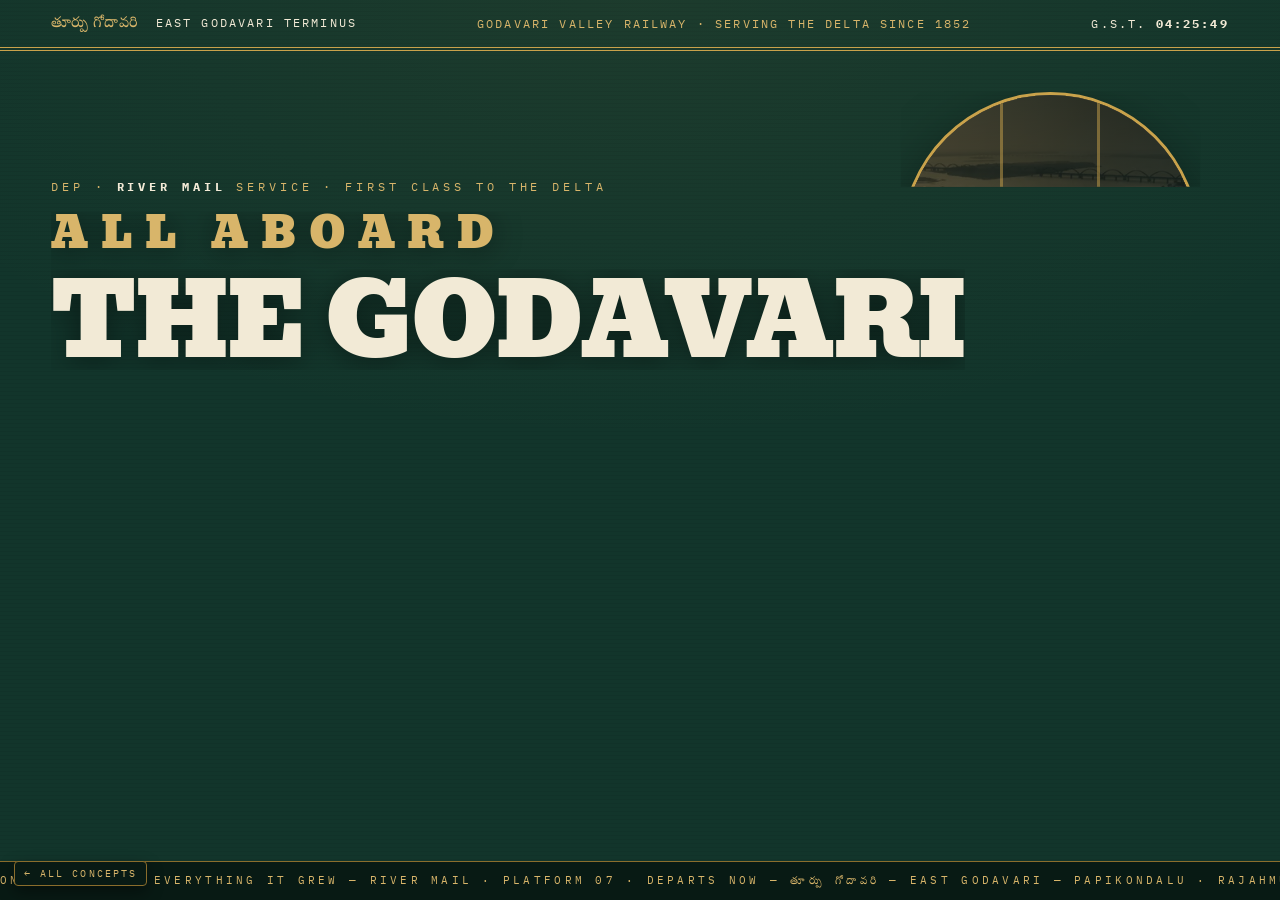
<file: landings/h.html>
<!DOCTYPE html>
<html lang="en">
<head>
<meta charset="UTF-8">
<meta name="viewport" content="width=device-width, initial-scale=1.0">
<title>East Godavari — The Grand Departure</title>
<link rel="preconnect" href="https://fonts.googleapis.com">
<link rel="preconnect" href="https://fonts.gstatic.com" crossorigin>
<link href="https://fonts.googleapis.com/css2?family=Bevan&family=IBM+Plex+Mono:wght@400;500;700&family=Noto+Serif+Telugu:wght@400;600&display=swap" rel="stylesheet">
<style>
  :root{
    --green:#12352b;
    --green-deep:#0c241c;
    --green-ink:#081a14;
    --brass:#c9a24b;
    --brass-lt:#d8b56a;
    --brass-dk:#8a6d2c;
    --ivory:#f2ead6;
    --mono:'IBM Plex Mono', ui-monospace, monospace;
    --slab:'Bevan', 'Rockwell', serif;
    --te:'Noto Serif Telugu', serif;
  }
  *{margin:0;padding:0;box-sizing:border-box}
  html{scroll-behavior:smooth}
  body{
    background:
      radial-gradient(120% 90% at 50% 0%, rgba(201,162,75,.06), transparent 55%),
      repeating-linear-gradient(0deg, rgba(0,0,0,.05) 0 1px, transparent 1px 4px),
      var(--green);
    color:var(--ivory);
    font-family:var(--mono);
    min-height:100svh;
    display:grid;
    grid-template-rows:auto 1fr auto auto;
    overflow-x:hidden;
  }
  .sr{position:absolute;width:1px;height:1px;overflow:hidden;clip:rect(0 0 0 0);white-space:nowrap}
  .te{font-family:var(--te)}

  /* ---------- header ---------- */
  .rail{
    display:flex;align-items:center;justify-content:space-between;gap:1rem;
    padding:.85rem clamp(16px,4vw,64px);
    border-bottom:4px double var(--brass);
    font-size:clamp(.6rem,1vw,.75rem);
    letter-spacing:.18em;
    color:var(--ivory);
    white-space:nowrap;
  }
  .rail .te{font-size:1.25em;letter-spacing:.02em;color:var(--brass-lt)}
  .rail-mid{color:var(--brass-lt)}
  .rail time{font-weight:700;color:var(--ivory)}
  @media(max-width:820px){ .rail-mid{display:none} }
  @media(max-width:560px){ .rail-time{display:none} .rail{justify-content:center} }

  /* ---------- stage ---------- */
  .stage{
    position:relative;
    display:grid;
    grid-template:"copy win" 1fr "act win" auto / 1.12fr .88fr;
    gap:0 2vw;
    padding:clamp(20px,4.5vh,56px) clamp(16px,4vw,64px) clamp(16px,3vh,36px);
    align-items:end;
  }
  .copy{grid-area:copy;position:relative;z-index:3;align-self:center}
  .kicker{
    color:var(--brass-lt);
    font-size:clamp(.6rem,.95vw,.78rem);
    letter-spacing:.32em;
    margin-bottom:clamp(.8rem,2vh,1.6rem);
  }
  .kicker b{color:var(--ivory);font-weight:700}
  h1{
    font-family:var(--slab);
    font-weight:400;
    color:var(--ivory);
    line-height:.98;
    font-size:clamp(2.2rem,8vw,7.75rem);
    text-shadow:0 3px 30px rgba(0,0,0,.45);
    white-space:nowrap;
  }
  .mask{overflow:hidden;display:block}
  .h1line{display:block}
  .h1line.sm{font-size:.42em;letter-spacing:.3em;color:var(--brass-lt);margin-bottom:.35em}
  .h1line.big{letter-spacing:-.015em}

  .actions{grid-area:act;position:relative;z-index:3;padding-top:clamp(1rem,3vh,2rem)}
  .tagline{
    color:var(--brass-lt);
    font-size:clamp(.62rem,1vw,.8rem);
    letter-spacing:.24em;
    margin-bottom:clamp(.9rem,2.4vh,1.5rem);
  }

  /* ticket CTA */
  .ticket{
    display:inline-flex;align-items:stretch;text-decoration:none;
    background:var(--ivory);color:var(--green);
    border-radius:10px;
    position:relative;
    box-shadow:0 10px 28px rgba(0,0,0,.4), inset 0 0 0 2px rgba(18,53,43,.15);
    transition:transform .25s ease, box-shadow .25s ease;
  }
  .ticket:hover{transform:translateY(-3px) rotate(-.4deg);box-shadow:0 16px 34px rgba(0,0,0,.5), inset 0 0 0 2px rgba(18,53,43,.15)}
  .ticket::before,.ticket::after{
    content:'';position:absolute;top:50%;width:20px;height:20px;border-radius:50%;
    background:var(--green);transform:translateY(-50%);
  }
  .ticket::before{left:-10px}
  .ticket::after{right:-10px}
  .stub{
    display:flex;flex-direction:column;justify-content:center;align-items:center;
    padding:.9rem 1.1rem;
    border-right:2px dashed rgba(18,53,43,.45);
    position:relative;
    font-weight:700;
  }
  .stub::before,.stub::after{
    content:'';position:absolute;right:-9px;width:16px;height:16px;border-radius:50%;background:var(--green);
  }
  .stub::before{top:-8px}
  .stub::after{bottom:-8px}
  .stub .plat{font-size:1.5rem;line-height:1;font-family:var(--slab)}
  .stub small{font-size:.5rem;letter-spacing:.22em;margin-top:.3rem}
  .tmain{display:flex;flex-direction:column;justify-content:center;padding:.9rem 1.6rem .9rem 1.4rem}
  .tmain strong{font-size:clamp(.8rem,1.3vw,1rem);letter-spacing:.2em;font-weight:700}
  .tmain small{font-size:.52rem;letter-spacing:.26em;margin-top:.4rem;color:#2c5245}

  /* ---------- arched window ---------- */
  .winwrap{grid-area:win;position:relative;z-index:2;align-self:stretch;min-height:clamp(300px,52vh,600px)}
  @media(min-width:821px){ .winwrap{margin-left:-7vw} }
  .window{
    position:absolute;inset:0;
    border-radius:999px 999px 14px 14px;
    overflow:hidden;
    border:3px solid var(--brass);
    box-shadow:inset 0 0 0 8px var(--green-ink), inset 0 0 0 10px rgba(201,162,75,.5), 0 24px 60px rgba(0,0,0,.45);
    background:var(--green-ink);
  }
  .window video{position:absolute;inset:0;width:100%;height:100%;object-fit:cover;filter:brightness(.6) contrast(1.06) sepia(.22) saturate(1.05)}
  .glaze{
    position:absolute;inset:0;pointer-events:none;
    background:
      linear-gradient(90deg, transparent calc(33.3% - 2px), rgba(201,162,75,.5) calc(33.3% - 2px) calc(33.3% + 1px), transparent 0),
      linear-gradient(90deg, transparent calc(66.6% - 2px), rgba(201,162,75,.5) calc(66.6% - 2px) calc(66.6% + 1px), transparent 0),
      linear-gradient(0deg, transparent calc(34% - 2px), rgba(201,162,75,.5) calc(34% - 2px) calc(34% + 1px), transparent 0),
      linear-gradient(198deg, rgba(8,20,16,.82), rgba(18,53,43,.22) 55%, rgba(8,20,16,.4));
  }
  .boat{
    position:absolute;bottom:6%;left:-70%;width:58%;max-width:340px;
    filter:brightness(.75) sepia(.2);
    pointer-events:none;
  }
  .winlabel{
    position:absolute;bottom:0;left:50%;transform:translateX(-50%);
    background:var(--green-ink);
    border:1px solid var(--brass-dk);border-bottom:none;
    border-radius:6px 6px 0 0;
    padding:.35rem 1rem;
    font-size:.55rem;letter-spacing:.3em;color:var(--brass-lt);
    white-space:nowrap;
  }

  /* station clock */
  .clockwrap{
    position:absolute;z-index:4;
    left:-58px;top:-16px;
    width:clamp(84px,10vw,148px);height:clamp(84px,10vw,148px);
    filter:drop-shadow(0 10px 20px rgba(0,0,0,.5));
  }
  .clockwrap svg{width:100%;height:100%}

  /* ---------- departure board ---------- */
  .board{
    margin:0 clamp(16px,4vw,64px) clamp(18px,3vh,32px);
    background:
      repeating-linear-gradient(90deg, rgba(255,255,255,.015) 0 2px, transparent 2px 6px),
      linear-gradient(180deg,#0e2a21,var(--green-deep));
    border:2px solid var(--brass-dk);
    border-radius:10px;
    box-shadow:inset 0 2px 0 rgba(201,162,75,.25), inset 0 -14px 30px rgba(0,0,0,.35), 0 18px 40px rgba(0,0,0,.35);
    position:relative;
  }
  .rivets{
    height:12px;
    background:radial-gradient(circle at 50% 50%, var(--brass) 1.6px, #5c4a20 2.1px, transparent 2.6px);
    background-size:30px 12px;
    background-position:15px center;
    background-repeat:repeat-x;
    opacity:.9;
  }
  .boardgrid{
    display:grid;grid-template-columns:1fr auto;gap:clamp(.8rem,2vw,2rem);
    align-items:center;
    padding:clamp(.5rem,1.4vh,1rem) clamp(14px,2.5vw,36px);
  }
  .rowA{
    display:flex;flex-wrap:wrap;align-items:center;gap:.55rem .8rem;
    font-size:clamp(.55rem,.9vw,.72rem);letter-spacing:.2em;
    color:var(--brass-lt);
    margin-bottom:clamp(.6rem,1.4vh,1rem);
  }
  .tile{
    background:var(--green-ink);color:var(--ivory);
    padding:.3em .6em;border-radius:3px;font-weight:700;
    box-shadow:inset 0 0 0 1px rgba(201,162,75,.25);
  }
  .lamp{
    width:9px;height:9px;border-radius:50%;
    background:radial-gradient(circle at 35% 35%, #eed9a2, var(--brass) 70%);
    box-shadow:inset 0 0 0 1px var(--brass-dk);
    animation:lamp 1.6s ease-in-out infinite;
  }
  @keyframes lamp{50%{opacity:.3}}
  .next{
    margin-left:auto;
    background:none;border:1px solid var(--brass);color:var(--brass-lt);
    font-family:var(--mono);font-size:inherit;letter-spacing:.2em;
    padding:.35em .8em;border-radius:3px;cursor:pointer;
    transition:background .2s,color .2s;
  }
  .next:hover{background:var(--brass);color:var(--green-ink)}
  .flaprow{display:flex;gap:3px;flex-wrap:nowrap}
  .cell{
    position:relative;
    display:grid;place-items:center;
    font-size:clamp(11px,2.55vw,32px);
    width:1.58em;height:2.06em;
    background:linear-gradient(#15332a,#0b1f19 48%,#07150f 52%,#0f281f);
    color:var(--ivory);
    font-weight:700;
    border-radius:.14em;
    box-shadow:inset 0 0 0 1px rgba(201,162,75,.18), 0 2px 5px rgba(0,0,0,.45);
    overflow:hidden;
  }
  .cell::after{
    content:'';position:absolute;left:0;right:0;top:50%;height:1px;
    background:rgba(0,0,0,.8);
    box-shadow:0 1px 0 rgba(242,234,214,.07);
  }
  .rowC{
    display:flex;align-items:baseline;gap:1.2rem;flex-wrap:wrap;
    margin-top:clamp(.6rem,1.4vh,1rem);
  }
  .rowC .te{
    font-size:clamp(1.05rem,2.2vw,1.7rem);
    color:var(--ivory);
    transition:opacity .25s ease;
  }
  .note{
    font-size:clamp(.55rem,.9vw,.72rem);letter-spacing:.24em;color:var(--brass-lt);
    transition:opacity .25s ease;
  }
  .photocard{
    position:relative;
    width:clamp(180px,17vw,260px);
    aspect-ratio:4/3;
    border:2px solid var(--brass-dk);
    border-radius:6px;
    overflow:hidden;
    background:var(--green-ink);
    box-shadow:0 10px 24px rgba(0,0,0,.4);
  }
  .photocard img{
    position:absolute;inset:0;width:100%;height:100%;object-fit:cover;
    filter:sepia(.35) saturate(.85) contrast(1.05) brightness(.92);
    transition:opacity .6s ease;
  }
  .photocard::after{
    content:'';position:absolute;inset:0;pointer-events:none;
    background:
      radial-gradient(rgba(12,36,28,.55) 1px, transparent 1.5px),
      linear-gradient(rgba(18,53,43,.28), rgba(18,53,43,.28));
    background-size:5px 5px, 100% 100%;
  }

  /* ---------- marquee ---------- */
  .marquee{
    border-top:1px solid var(--brass-dk);
    background:var(--green-ink);
    overflow:hidden;
    padding:.7rem 0;
  }
  .mq{display:flex;width:max-content;animation:mq 26s linear infinite}
  .mq span{
    font-size:.68rem;letter-spacing:.3em;color:var(--brass-lt);
    white-space:nowrap;padding-right:2rem;
    font-family:var(--mono),'Noto Serif Telugu',serif;
  }
  @keyframes mq{to{transform:translateX(-50%)}}

  /* ---------- badge ---------- */
  .badge{
    position:fixed;bottom:14px;left:14px;z-index:20;
    background:var(--green-ink);color:var(--brass-lt);
    border:1px solid var(--brass-dk);border-radius:4px;
    text-decoration:none;
    font-family:var(--mono);font-size:.6rem;letter-spacing:.22em;
    padding:.5em .9em;
    box-shadow:0 6px 16px rgba(0,0,0,.4);
    transition:color .2s,border-color .2s;
  }
  .badge:hover{color:var(--ivory);border-color:var(--brass)}

  /* ---------- mobile ---------- */
  @media(max-width:820px){
    .stage{
      grid-template:"copy" auto "win" auto "act" auto / 1fr;
      gap:0;
      padding-top:24px;
    }
    h1{white-space:nowrap}
    .h1line.big{font-size:9.4vw}
    .winwrap{
      min-height:clamp(280px,58vw,420px);
      margin:-2.4rem auto 0;
      width:min(88vw,420px);
    }
    .clockwrap{left:auto;right:-10px;top:15%;width:74px;height:74px}
    .actions{padding-top:1.4rem}
    .boardgrid{grid-template-columns:1fr;justify-items:start}
    .photocard{width:100%;max-width:340px;aspect-ratio:5/3}
    .next{margin-left:0}
    .tmain strong{font-size:.68rem;letter-spacing:.14em}
  }
  @media(prefers-reduced-motion:reduce){
    .mq{animation:none}
    .lamp{animation:none}
    .ticket{transition:none}
  }
</style>
</head>
<body>

<header class="rail">
  <span><span class="te">తూర్పు గోదావరి</span>&nbsp;&nbsp;EAST GODAVARI TERMINUS</span>
  <span class="rail-mid">GODAVARI VALLEY RAILWAY · SERVING THE DELTA SINCE 1852</span>
  <span class="rail-time">G.S.T. <time id="hdrTime">--:--:--</time></span>
</header>

<main class="stage">
  <div class="copy">
    <p class="kicker">DEP · <b>RIVER MAIL</b> SERVICE · FIRST CLASS TO THE DELTA</p>
    <h1>
      <span class="mask"><span class="h1line sm">ALL ABOARD</span></span>
      <span class="mask"><span class="h1line big">THE GODAVARI</span></span>
    </h1>
  </div>

  <div class="winwrap">
    <div class="window">
      <video autoplay muted loop playsinline preload="metadata" poster="../img/rajahmundry-riverfront-800.webp">
        <source src="../media/film-2.mp4" type="video/mp4">
      </video>
      <img class="boat" src="../media/launch-cut.webp" alt="">
      <div class="glaze"></div>
      <span class="winlabel">GOWTHAMI GHAT · <span class="te">గౌతమీ ఘాట్</span></span>
    </div>
    <div class="clockwrap" aria-hidden="true">
      <svg viewBox="0 0 100 100">
        <circle cx="50" cy="50" r="48" fill="#0c241c" stroke="#c9a24b" stroke-width="3"/>
        <circle cx="50" cy="50" r="41" fill="#f2ead6" stroke="#8a6d2c" stroke-width="1"/>
        <g id="ticks" stroke="#12352b" stroke-width="2"></g>
        <line id="hHand" x1="50" y1="50" x2="50" y2="30" stroke="#12352b" stroke-width="4" stroke-linecap="round"/>
        <line id="mHand" x1="50" y1="50" x2="50" y2="19" stroke="#12352b" stroke-width="2.6" stroke-linecap="round"/>
        <line id="sHand" x1="50" y1="56" x2="50" y2="16" stroke="#a33d2b" stroke-width="1.2" stroke-linecap="round"/>
        <circle cx="50" cy="50" r="2.6" fill="#c9a24b"/>
      </svg>
    </div>
  </div>

  <div class="actions">
    <p class="tagline">— ONE RIVER, AND EVERYTHING IT GREW —</p>
    <a class="ticket" href="../index.html">
      <span class="stub">
        <span class="plat">07</span>
        <small>PLATFORM</small>
      </span>
      <span class="tmain">
        <strong>ENTER THE FULL SITE&nbsp;&nbsp;→</strong>
        <small>ADMIT ONE · RIVER MAIL · VALID TODAY</small>
      </span>
    </a>
  </div>
</main>

<section class="board" aria-label="Departures">
  <div class="rivets"></div>
  <div class="boardgrid">
    <div class="bmain">
      <div class="rowA">
        <span>TRAIN</span><span class="tile">RIVER MAIL</span>
        <span>PLATFORM</span><span class="tile">07</span>
        <span>DEPARTS</span><span class="tile">NOW</span>
        <span class="lamp" aria-hidden="true"></span><span>BOARDING</span>
        <button class="next" id="nextBtn" type="button">NEXT&nbsp;▸</button>
      </div>
      <div class="flaprow" id="flaprow" aria-hidden="true"></div>
      <p class="sr" aria-live="polite" id="srDest"></p>
      <div class="rowC">
        <span class="te" id="teName">&nbsp;</span>
        <span class="note" id="note">&nbsp;</span>
      </div>
    </div>
    <figure class="photocard">
      <img id="phA" src="../img/papikondalu-fog-800.webp" alt="">
      <img id="phB" src="../img/papikondalu-fog-800.webp" alt="" style="opacity:0">
    </figure>
  </div>
  <div class="rivets"></div>
</section>

<footer class="marquee" aria-hidden="true">
  <div class="mq">
    <span>ONE RIVER, AND EVERYTHING IT GREW — RIVER MAIL · PLATFORM 07 · DEPARTS NOW — తూర్పు గోదావరి — EAST GODAVARI — PAPIKONDALU · RAJAHMUNDRY · DOWLESWARAM · KADIYAM · KONASEEMA · GOWTHAMI GHAT · ANTARVEDI — </span>
    <span>ONE RIVER, AND EVERYTHING IT GREW — RIVER MAIL · PLATFORM 07 · DEPARTS NOW — తూర్పు గోదావరి — EAST GODAVARI — PAPIKONDALU · RAJAHMUNDRY · DOWLESWARAM · KADIYAM · KONASEEMA · GOWTHAMI GHAT · ANTARVEDI — </span>
  </div>
</footer>

<a class="badge" href="./">← ALL CONCEPTS</a>

<script src="https://cdn.jsdelivr.net/npm/gsap@3.13/dist/gsap.min.js"></script>
<script>
(function(){
  'use strict';
  var RM = matchMedia('(prefers-reduced-motion: reduce)').matches;

  /* ---- clock ---- */
  var ticks = document.getElementById('ticks');
  for(var i=0;i<12;i++){
    var a=i*30, l=document.createElementNS('http://www.w3.org/2000/svg','line');
    l.setAttribute('x1',50);l.setAttribute('y1',12);l.setAttribute('x2',50);l.setAttribute('y2',i%3===0?18:15);
    l.setAttribute('transform','rotate('+a+' 50 50)');
    ticks.appendChild(l);
  }
  var hH=document.getElementById('hHand'),mH=document.getElementById('mHand'),sH=document.getElementById('sHand'),
      hdrT=document.getElementById('hdrTime');
  function pad2(n){return (n<10?'0':'')+n}
  function clock(){
    var d=new Date(),h=d.getHours(),m=d.getMinutes(),s=d.getSeconds();
    hH.setAttribute('transform','rotate('+((h%12)*30+m*.5)+' 50 50)');
    mH.setAttribute('transform','rotate('+(m*6+s*.1)+' 50 50)');
    sH.setAttribute('transform','rotate('+(s*6)+' 50 50)');
    hdrT.textContent=pad2(h)+':'+pad2(m)+':'+pad2(s);
  }
  clock(); setInterval(clock,1000);

  /* ---- split-flap board ---- */
  var PLACES=[
    {en:'PAPIKONDALU',  te:'పాపికొండలు',    note:'FOG GORGES · DAWN LAUNCH',        img:'papikondalu-fog'},
    {en:'RAJAHMUNDRY',  te:'రాజమహేంద్రవరం', note:'CULTURAL CAPITAL · RIVERFRONT',   img:'rajahmundry-riverfront'},
    {en:'DOWLESWARAM',  te:'ధవళేశ్వరం',     note:'THE BARRAGE · CAST-NET WATERS',   img:'barrage-castnet'},
    {en:'KADIYAM',      te:'కడియం',         note:'NURSERY MILES · FLOWER FARMS',    img:'flower-farms'},
    {en:'KONASEEMA',    te:'కోనసీమ',        note:'PADDY MIRRORS · COCONUT LANES',   img:'fields-paddy-sunset'},
    {en:'GOWTHAMI GHAT',te:'గౌతమీ ఘాట్',    note:'EVENING HARATHI · LAMP FIRE',     img:'harathi-night'},
    {en:'ANTARVEDI',    te:'అంతర్వేది',      note:'WHERE THE RIVER MEETS THE SEA',   img:'sadhu-boat-wide'}
  ];
  var POOL=' ABCDEFGHIJKLMNOPQRSTUVWXYZ·',
      NCELLS=13,
      row=document.getElementById('flaprow'),
      cells=[];
  for(var c=0;c<NCELLS;c++){
    var d=document.createElement('div');
    d.className='cell';
    var sp=document.createElement('span');
    sp.textContent=' ';
    d.appendChild(sp);
    row.appendChild(d);
    cells.push(sp);
  }
  var timers=[];
  function padCenter(w){
    var left=Math.floor((NCELLS-w.length)/2);
    return (new Array(left+1).join(' ')+w+new Array(NCELLS+1).join(' ')).slice(0,NCELLS);
  }
  function flapTo(word){
    var padded=padCenter(word);
    timers.forEach(clearInterval); timers=[];
    cells.forEach(function(sp,i){
      var target=padded[i], cur=sp.textContent;
      if(cur===target) return;
      if(RM){ sp.textContent=target; return; }
      var idx=POOL.indexOf(cur); if(idx<0)idx=0;
      var tIdx=POOL.indexOf(target); if(tIdx<0)tIdx=0;
      var steps=(tIdx-idx+POOL.length)%POOL.length;
      if(steps>9){ idx=(tIdx-9+POOL.length)%POOL.length; } /* ponytail: bounded flip run, full-alphabet sweep if authenticity matters */
      setTimeout(function(){
        var t=setInterval(function(){
          idx=(idx+1)%POOL.length;
          sp.textContent=POOL[idx];
          sp.animate(
            [{transform:'scaleY(1)'},{transform:'scaleY(.12)',offset:.5},{transform:'scaleY(1)'}],
            {duration:64,easing:'ease-in-out'}
          );
          if(idx===tIdx) clearInterval(t);
        },64);
        timers.push(t);
      }, i*42);
    });
  }

  var teEl=document.getElementById('teName'),
      noteEl=document.getElementById('note'),
      srEl=document.getElementById('srDest'),
      phA=document.getElementById('phA'),
      phB=document.getElementById('phB'),
      showingA=true,
      cur=-1, cycler=null;

  function show(i){
    cur=i;
    var p=PLACES[i];
    flapTo(p.en);
    srEl.textContent='Now boarding: '+p.en;
    teEl.style.opacity=0; noteEl.style.opacity=0;
    setTimeout(function(){
      teEl.textContent=p.te; noteEl.textContent=p.note;
      teEl.style.opacity=1; noteEl.style.opacity=1;
    },260);
    var inc=showingA?phB:phA, out=showingA?phA:phB;
    inc.src='../img/'+p.img+'-800.webp';
    inc.onload=function(){ inc.style.opacity=1; out.style.opacity=0; };
    showingA=!showingA;
  }
  function advance(){ show((cur+1)%PLACES.length); }
  function startBoard(){
    if(cycler) return;
    advance();
    cycler=setInterval(advance,4400);
  }
  document.getElementById('nextBtn').addEventListener('click',function(){
    clearInterval(cycler); cycler=setInterval(advance,4400);
    advance();
  });

  /* ---- load choreography ---- */
  function choreo(){
    if(RM || !window.gsap){ startBoard(); return; }
    var tl=gsap.timeline({defaults:{ease:'power3.out'}});
    tl.from('.rail',{yPercent:-100,autoAlpha:0,duration:.5})
      .from('.kicker',{y:16,autoAlpha:0,duration:.4},'-=.2')
      .from('.h1line',{yPercent:112,duration:.7,stagger:.12},'-=.25')
      .from('.window',{clipPath:'inset(0 0 100% 0)',duration:.8,ease:'power2.inOut'},'-=.55')
      .from('.clockwrap',{scale:.5,autoAlpha:0,duration:.5,ease:'back.out(1.6)'},'-=.35')
      .from('.board',{y:34,autoAlpha:0,duration:.5},'-=.35')
      .from('.actions > *',{y:14,autoAlpha:0,stagger:.08,duration:.4},'-=.4')
      .add(startBoard,'-=.55');
    gsap.to('.boat',{xPercent:0,left:'110%',duration:46,ease:'none',repeat:-1,delay:3});
    gsap.to('.boat',{y:-7,duration:2.8,yoyo:true,repeat:-1,ease:'sine.inOut'});
  }
  if(document.readyState==='complete') choreo();
  else window.addEventListener('load',choreo);
  /* safety: never leave the board blank */
  setTimeout(startBoard,2600);
})();
</script>
</body>
</html>
</file>
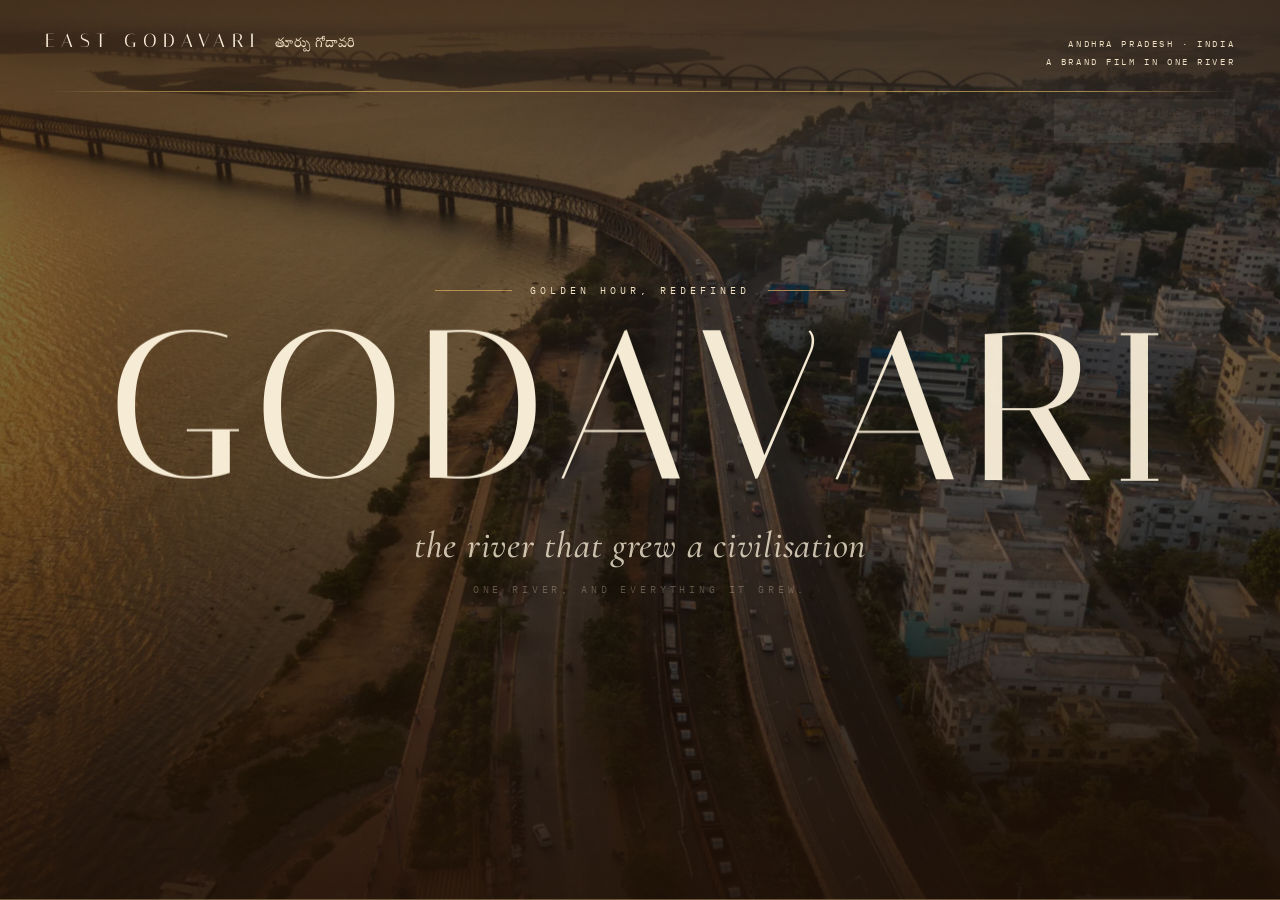
<file: landings/i.html>
<!DOCTYPE html>
<html lang="en">
<head>
<meta charset="UTF-8">
<meta name="viewport" content="width=device-width, initial-scale=1.0">
<title>GODAVARI — Golden Hour, Redefined · East Godavari</title>
<meta name="description" content="East Godavari, Andhra Pradesh. One river, and everything it grew.">
<link rel="preconnect" href="https://fonts.googleapis.com">
<link rel="preconnect" href="https://fonts.gstatic.com" crossorigin>
<link href="https://fonts.googleapis.com/css2?family=Italiana&family=Cormorant+Garamond:ital,wght@1,400;1,500&family=IBM+Plex+Mono:wght@300;400;500&family=Noto+Serif+Telugu:wght@400;500&display=swap" rel="stylesheet">
<style>
  /* ————— Golden Hour, Redefined ————— */
  :root{
    --ink:#221207;          /* deep umber ground */
    --cream:#f6ebd5;        /* primary type on film */
    --cream-dim:#efe0c4;    /* secondary type on film (≥4.5:1 on wash) */
    --champagne:#f3e6cc;    /* light surface */
    --gold:#c9a35a;         /* hairlines only, decorative */
    --rust:#8a3f24;         /* captions — ONLY on champagne surfaces */
    --serif:'Italiana', serif;
    --italic:'Cormorant Garamond', serif;
    --mono:'IBM Plex Mono', monospace;
    --telugu:'Noto Serif Telugu', serif;
  }
  *{margin:0;padding:0;box-sizing:border-box}
  html{-webkit-text-size-adjust:100%}
  body{
    background:var(--ink);
    color:var(--cream);
    font-family:var(--mono);
    overflow-x:hidden;
    min-height:100svh;
  }
  ::selection{background:var(--rust);color:var(--champagne)}
  a{color:inherit;text-decoration:none}

  /* ————— The film ————— */
  .stage{
    position:relative;
    min-height:100svh;
    display:grid;
    grid-template-rows:auto 1fr auto;
    isolation:isolate;
    overflow:hidden;
  }
  .film{
    position:absolute;inset:0;z-index:-2;overflow:hidden;background:var(--ink);
  }
  .film video,.film img.poster{
    position:absolute;inset:0;width:100%;height:100%;object-fit:cover;
    /* darken + warm so cream type holds ≥4.5:1 everywhere */
    filter:brightness(.6) saturate(1.15) sepia(.12);
    transform:scale(1.15);
    will-change:transform;
  }
  .wash{
    position:absolute;inset:0;z-index:-1;
    background:
      linear-gradient(180deg,
        rgba(34,18,7,.62) 0%,
        rgba(34,18,7,.28) 26%,
        rgba(34,18,7,.34) 52%,
        rgba(34,18,7,.62) 78%,
        rgba(34,18,7,.82) 100%),
      radial-gradient(120% 90% at 50% 42%, rgba(58,32,10,0) 40%, rgba(24,12,4,.5) 100%);
  }
  /* faint retro-print grain */
  .grain{
    position:absolute;inset:0;z-index:-1;opacity:.5;pointer-events:none;mix-blend-mode:overlay;
    background-image:url("data:image/svg+xml,%3Csvg xmlns='http://www.w3.org/2000/svg' width='120' height='120'%3E%3Cfilter id='n'%3E%3CfeTurbulence type='fractalNoise' baseFrequency='.9' numOctaves='2'/%3E%3C/filter%3E%3Crect width='120' height='120' filter='url(%23n)' opacity='.24'/%3E%3C/svg%3E");
  }

  /* ————— Header ————— */
  header{
    display:flex;align-items:baseline;justify-content:space-between;gap:1.5rem;
    padding:clamp(1.1rem,2.4vw,1.8rem) clamp(1.1rem,3.5vw,3rem) clamp(.9rem,1.6vw,1.2rem);
  }
  .mark{display:flex;align-items:baseline;gap:.85rem;white-space:nowrap}
  .mark .en{
    font-family:var(--serif);font-size:clamp(1.02rem,1.5vw,1.3rem);
    letter-spacing:.34em;text-transform:uppercase;
  }
  .mark .te{
    font-family:var(--telugu);font-size:clamp(.8rem,1.05vw,.95rem);
    color:var(--cream-dim);letter-spacing:.04em;
  }
  .h-cap{
    font-size:clamp(.55rem,.72vw,.66rem);font-weight:400;
    letter-spacing:.28em;text-transform:uppercase;color:var(--cream-dim);
    text-align:right;line-height:2;
  }
  .rule-h{
    height:1px;background:linear-gradient(90deg,transparent,var(--gold) 12%,var(--gold) 88%,transparent);
    margin:0 clamp(1.1rem,3.5vw,3rem);opacity:.75;transform-origin:left center;
  }

  /* ————— Coordinates spine (left) ————— */
  .spine{
    position:absolute;left:clamp(1.1rem,3.5vw,3rem);top:50%;z-index:2;
    transform:translateY(-50%);
    display:flex;flex-direction:column;align-items:center;gap:1rem;
  }
  .spine .line{width:1px;height:clamp(3rem,9vh,6.5rem);background:var(--gold);opacity:.7}
  .spine .co{
    writing-mode:vertical-rl;font-size:.58rem;letter-spacing:.32em;
    text-transform:uppercase;color:var(--cream-dim);white-space:nowrap;
  }

  /* ————— Centre composition ————— */
  .centre{
    position:relative;z-index:1;align-self:center;
    display:flex;flex-direction:column;align-items:center;
    padding:0 clamp(1.1rem,3.5vw,3rem);
    text-align:center;
  }
  .kicker{
    display:flex;align-items:center;gap:1.1rem;
    font-size:clamp(.56rem,.75vw,.68rem);letter-spacing:.42em;text-transform:uppercase;
    color:var(--cream-dim);margin-bottom:clamp(.4rem,1.4vh,1.1rem);white-space:nowrap;
  }
  .kicker::before,.kicker::after{
    content:"";height:1px;width:clamp(1.6rem,6vw,5.5rem);background:var(--gold);opacity:.8;
  }
  h1{
    font-family:var(--serif);font-weight:400;
    font-size:clamp(3.6rem,16.5vw,15.5rem);
    line-height:.92;letter-spacing:.045em;
    color:var(--cream);
    white-space:nowrap;
    text-transform:uppercase;
    /* the word sits across the horizon of the film */
    margin:0 -0.045em 0 0;
  }
  h1 .l{display:inline-block;will-change:transform,opacity}
  .sub{
    font-family:var(--italic);font-style:italic;font-weight:500;
    font-size:clamp(1.25rem,2.9vw,2.4rem);
    color:var(--cream);letter-spacing:.02em;
    margin-top:clamp(.5rem,1.8vh,1.4rem);
  }
  .tag{
    margin-top:clamp(.8rem,2vh,1.4rem);
    font-size:clamp(.58rem,.75vw,.7rem);letter-spacing:.4em;text-transform:uppercase;
    color:var(--cream-dim);
  }
  .cta{
    display:inline-flex;align-items:center;gap:.9rem;
    margin-top:clamp(1.4rem,3.4vh,2.4rem);
    padding:.95em 2.4em;
    border:1px solid var(--gold);
    font-size:clamp(.6rem,.78vw,.72rem);letter-spacing:.38em;text-transform:uppercase;
    color:var(--cream);
    transition:background .45s cubic-bezier(.22,1,.36,1),color .45s cubic-bezier(.22,1,.36,1);
  }
  .cta .ar{font-family:var(--italic);font-style:italic;letter-spacing:0;transition:transform .45s cubic-bezier(.22,1,.36,1)}
  .cta:hover{background:var(--champagne);color:var(--rust)}
  .cta:hover .ar{transform:translateX(.35em)}
  .cta:focus-visible{outline:2px solid var(--champagne);outline-offset:3px}

  /* golden-hour caption chip, top of centre-right */
  .chip{
    position:absolute;right:clamp(1.1rem,3.5vw,3rem);top:clamp(4.6rem,11vh,7rem);z-index:2;
    background:var(--champagne);color:var(--rust);
    font-size:.56rem;letter-spacing:.26em;text-transform:uppercase;
    padding:.55em 1.1em;line-height:1.9;text-align:right;
  }

  /* ————— Places ticker ————— */
  .tickerwrap{
    position:relative;z-index:3;background:var(--champagne);
    border-top:1px solid var(--gold);
    overflow:hidden;
  }
  .ticker{
    display:flex;width:max-content;
    animation:tick 46s linear infinite;
  }
  .ticker ul{display:flex;list-style:none;align-items:center}
  .ticker li{
    display:flex;align-items:center;gap:1.4rem;
    padding:.9rem 1.4rem .9rem 0;white-space:nowrap;
    color:var(--rust);font-size:.62rem;letter-spacing:.24em;text-transform:uppercase;
  }
  .ticker li .te{font-family:var(--telugu);font-size:.78rem;letter-spacing:.05em;text-transform:none}
  .ticker li::after{content:"◆";color:var(--gold);font-size:.5rem;margin-left:1.4rem}
  @keyframes tick{to{transform:translateX(-50%)}}

  /* ————— fixed back badge ————— */
  .badge{
    position:fixed;left:clamp(.8rem,2vw,1.6rem);bottom:clamp(3.4rem,7vh,4.2rem);z-index:9;
    background:var(--champagne);color:var(--rust);
    border:1px solid var(--gold);
    font-family:var(--mono);font-size:.58rem;letter-spacing:.24em;text-transform:uppercase;
    padding:.6em 1.2em;
    transition:background .35s,color .35s;
  }
  .badge:hover{background:var(--rust);color:var(--champagne)}

  /* ————— Responsive ————— */
  @media (max-width:720px){
    header{flex-direction:column;gap:.5rem;align-items:flex-start}
    .h-cap{text-align:left}
    .spine{display:none}
    .chip{display:none}
    h1{font-size:19vw;letter-spacing:.03em}
    .sub{font-size:clamp(1.15rem,5.4vw,1.5rem)}
    .badge{bottom:4rem}
    .ticker li{font-size:.58rem}
  }
  @media (min-width:1601px){
    .stage{max-width:none}
  }
  @media (prefers-reduced-motion:reduce){
    .ticker{animation:none;flex-wrap:wrap;width:100%}
    .film video{display:none}
    .film img.poster{transform:scale(1.02)}
  }
</style>
</head>
<body>

<main class="stage">
  <div class="film" aria-hidden="true">
    <img class="poster" src="../img/rajahmundry-riverfront-1920.webp"
         srcset="../img/rajahmundry-riverfront-800.webp 800w, ../img/rajahmundry-riverfront-1920.webp 1920w"
         sizes="100vw" alt="">
    <video id="film" autoplay muted loop playsinline
           poster="../img/rajahmundry-riverfront-1920.webp"
           src="../media/film-2.mp4"></video>
  </div>
  <div class="wash" aria-hidden="true"></div>
  <div class="grain" aria-hidden="true"></div>

  <div>
    <header data-in>
      <div class="mark">
        <span class="en">East&nbsp;Godavari</span>
        <span class="te" lang="te">తూర్పు గోదావరి</span>
      </div>
      <p class="h-cap">Andhra Pradesh · India<br>A brand film in one river</p>
    </header>
    <div class="rule-h" data-rule></div>
  </div>

  <div class="spine" data-in aria-hidden="true">
    <span class="line"></span>
    <span class="co">17.00° N — 81.78° E · Godāvari delta</span>
    <span class="line"></span>
  </div>

  <p class="chip" data-in>Shot at golden hour<br>Rajahmundry riverfront</p>

  <section class="centre">
    <p class="kicker" data-in>Golden hour, redefined</p>
    <h1 aria-label="Godavari" id="word">GODAVARI</h1>
    <p class="sub" data-in>the river that grew a civilisation</p>
    <p class="tag" data-in>One river, and everything it grew.</p>
    <a class="cta" data-in href="../index.html">Enter the full site <span class="ar">→</span></a>
  </section>

  <div class="tickerwrap" data-in>
    <div class="ticker" aria-label="Places of East Godavari">
      <ul>
        <li><span class="te" lang="te">పాపికొండలు</span> Papikondalu</li>
        <li><span class="te" lang="te">రాజమహేంద్రవరం</span> Rajahmundry</li>
        <li><span class="te" lang="te">ధవళేశ్వరం</span> Dowleswaram</li>
        <li><span class="te" lang="te">కడియం</span> Kadiyam</li>
        <li><span class="te" lang="te">కోనసీమ</span> Konaseema</li>
        <li><span class="te" lang="te">గౌతమీ ఘాట్</span> Gowthami Ghat</li>
        <li><span class="te" lang="te">అంతర్వేది</span> Antarvedi</li>
      </ul>
      <ul aria-hidden="true">
        <li><span class="te" lang="te">పాపికొండలు</span> Papikondalu</li>
        <li><span class="te" lang="te">రాజమహేంద్రవరం</span> Rajahmundry</li>
        <li><span class="te" lang="te">ధవళేశ్వరం</span> Dowleswaram</li>
        <li><span class="te" lang="te">కడియం</span> Kadiyam</li>
        <li><span class="te" lang="te">కోనసీమ</span> Konaseema</li>
        <li><span class="te" lang="te">గౌతమీ ఘాట్</span> Gowthami Ghat</li>
        <li><span class="te" lang="te">అంతర్వేది</span> Antarvedi</li>
      </ul>
    </div>
  </div>
</main>

<a class="badge" href="./">← all concepts</a>

<script src="https://cdn.jsdelivr.net/npm/gsap@3.13/dist/gsap.min.js"></script>
<script>
(function(){
  // split GODAVARI into letters for the stagger
  var word=document.getElementById('word');
  word.innerHTML=word.textContent.split('').map(function(c){return '<span class="l">'+c+'</span>'}).join('');

  var reduce=window.matchMedia('(prefers-reduced-motion: reduce)').matches;
  if(!window.gsap||reduce) return; // ponytail: no gsap / reduced motion → content already visible, static film

  var ease='power3.out';
  var tl=gsap.timeline({defaults:{ease:ease}});
  tl.from('[data-rule]',{scaleX:0,duration:1.1},0)
    .from('header',{y:-16,autoAlpha:0,duration:.9},.1)
    .from('.kicker',{autoAlpha:0,y:10,duration:.7},.35)
    .from('#word .l',{yPercent:38,autoAlpha:0,duration:.9,stagger:.06},.5)
    .from('.sub',{autoAlpha:0,y:14,duration:.8},1.15)
    .from('.tag',{autoAlpha:0,duration:.7},1.35)
    .from('.cta',{autoAlpha:0,y:12,duration:.7},1.5)
    .from('.spine, .chip',{autoAlpha:0,duration:.8},1.4)
    .from('.tickerwrap',{yPercent:100,duration:.8,ease:'power2.out'},1.55)
    .from('.badge',{autoAlpha:0,duration:.5},1.9); // done ~2.4s

  // the slow pan — five-star brand-film drift
  gsap.fromTo('#film',{xPercent:-2.4},{xPercent:2.4,duration:34,ease:'sine.inOut',yoyo:true,repeat:-1});
})();
</script>
</body>
</html>
</file>
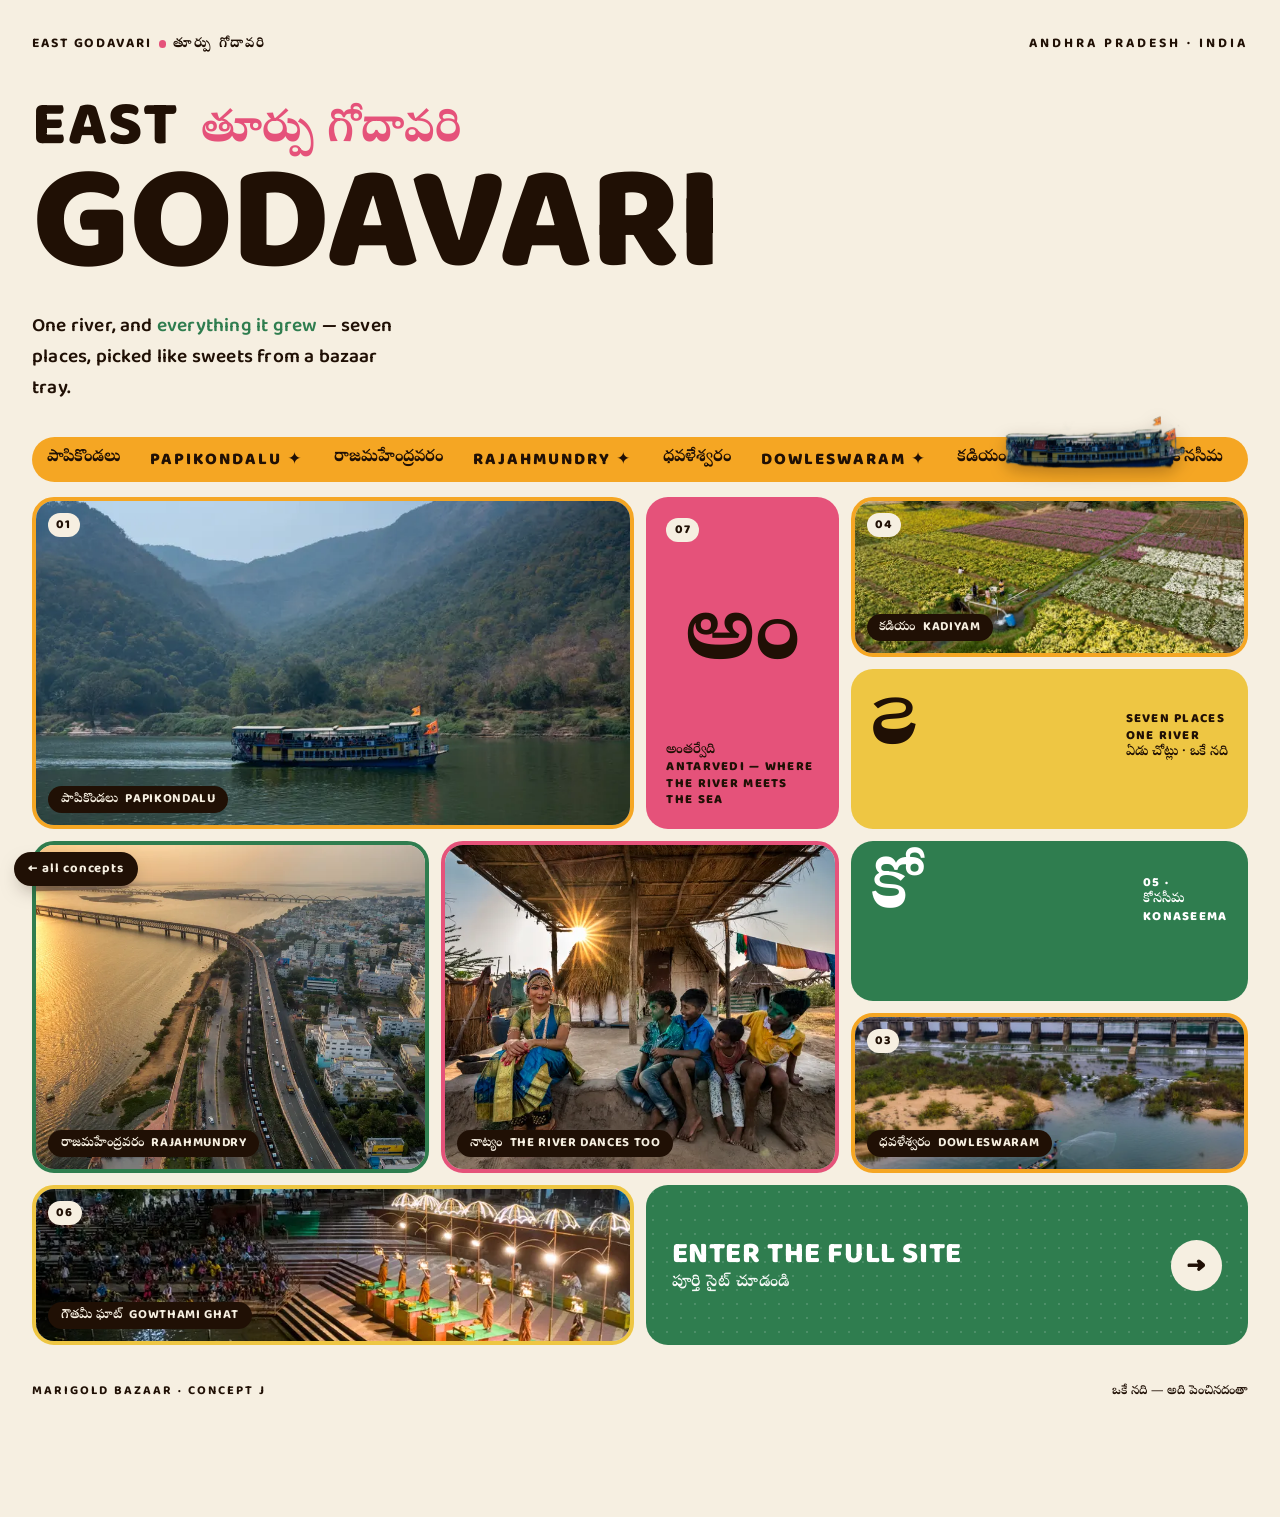
<file: landings/j.html>
<!DOCTYPE html>
<html lang="en">
<head>
<meta charset="UTF-8">
<meta name="viewport" content="width=device-width, initial-scale=1.0">
<title>Marigold Bazaar — East Godavari</title>
<link rel="preconnect" href="https://fonts.googleapis.com">
<link rel="preconnect" href="https://fonts.gstatic.com" crossorigin>
<link href="https://fonts.googleapis.com/css2?family=Baloo+2:wght@400;600;700;800&family=Noto+Serif+Telugu:wght@400;600;700&display=swap" rel="stylesheet">
<style>
  :root{
    --cream:#f6efe1;
    --ink:#201005;
    --marigold:#f5a623;
    --rose:#e5527a;
    --leaf:#2f7d4f;
    --turmeric:#eec643;
    --radius:22px;
  }
  *{margin:0;padding:0;box-sizing:border-box}
  html{scroll-behavior:smooth}
  body{
    background:var(--cream);
    color:var(--ink);
    font-family:"Baloo 2",system-ui,sans-serif;
    -webkit-font-smoothing:antialiased;
    overflow-x:hidden;
  }
  .te{font-family:"Noto Serif Telugu",serif}

  .wrap{max-width:1520px;margin:0 auto;padding:clamp(14px,2.5vw,32px)}

  /* ---------- top bar ---------- */
  .topbar{
    display:flex;justify-content:space-between;align-items:center;gap:12px;
    font-weight:700;font-size:clamp(.72rem,1.1vw,.85rem);
    letter-spacing:.14em;text-transform:uppercase;
  }
  .topbar .dot{display:inline-block;width:.55em;height:.55em;border-radius:50%;background:var(--rose);margin:0 .5em;vertical-align:middle}
  .topbar .right{letter-spacing:.22em;text-align:right}
  @media (max-width:560px){ .topbar .right{display:none} }

  /* ---------- headline ---------- */
  .hero{padding:clamp(18px,3.5vw,44px) 0 0}
  .hl-mask{overflow:hidden}
  .hl-line{display:block;will-change:transform}
  h1{
    font-weight:800;
    line-height:.92;
    letter-spacing:-.015em;
    text-transform:uppercase;
    font-size:clamp(3.1rem,11.6vw,11.5rem);
  }
  h1 .east{
    display:flex;align-items:baseline;flex-wrap:wrap;column-gap:.35em;
    font-size:.42em;letter-spacing:.02em;
  }
  h1 .east .te{
    font-size:.72em;font-weight:700;color:var(--rose);
    letter-spacing:0;text-transform:none;transform:translateY(-.04em);
  }
  .tagline{
    margin-top:clamp(10px,1.4vw,18px);
    font-weight:600;font-size:clamp(.95rem,1.5vw,1.25rem);
    letter-spacing:.01em;max-width:34ch;
  }
  .tagline em{font-style:normal;color:var(--leaf)}

  /* ---------- marquee strip + boat ---------- */
  .strip-wrap{position:relative;margin:clamp(18px,3vw,34px) 0 0}
  .strip{
    background:var(--marigold);
    border-radius:999px;
    overflow:hidden;
    padding:.55em 0;
    will-change:transform;
  }
  .strip .track{
    display:flex;white-space:nowrap;width:max-content;
    animation:mq 26s linear infinite;
    font-weight:800;text-transform:uppercase;
    font-size:clamp(.8rem,1.4vw,1.05rem);letter-spacing:.12em;
  }
  .strip .track span{padding:0 .9em}
  .strip .track .te{font-weight:700;letter-spacing:0;text-transform:none}
  @keyframes mq{to{transform:translateX(-50%)}}
  /* the source cutout has big transparent padding — these ratios crop to the hull */
  .boat{
    position:absolute;right:clamp(14px,5vw,70px);bottom:10px;
    width:clamp(130px,14vw,200px);aspect-ratio:3.5/1;
    pointer-events:none;z-index:2;
  }
  .boat img{
    position:absolute;width:272%;left:-89%;bottom:-147%;
    filter:drop-shadow(0 6px 8px rgba(32,16,5,.28));
  }
  @media (prefers-reduced-motion:reduce){ .strip .track{animation:none} }

  /* ---------- bento grid ---------- */
  .bento{
    display:grid;gap:clamp(8px,1vw,12px);
    margin-top:clamp(10px,1.4vw,16px);
    grid-template-columns:repeat(6,1fr);
    grid-auto-rows:160px;
    grid-template-areas:
      "papi papi papi anta kadi kadi"
      "papi papi papi anta count count"
      "raja raja dance dance kona kona"
      "raja raja dance dance dowl dowl"
      "ghat ghat ghat cta cta cta";
  }
  .tile{
    position:relative;border-radius:var(--radius);overflow:hidden;
    transition:transform .35s cubic-bezier(.22,1,.36,1),box-shadow .35s;
    text-decoration:none;color:inherit;
  }
  .tile:hover{transform:translateY(-6px);box-shadow:0 18px 34px -14px rgba(32,16,5,.35)}
  .tile video,.tile img.ph{
    position:absolute;inset:0;width:100%;height:100%;object-fit:cover;display:block;
  }

  /* caption chips */
  .chip{
    position:absolute;left:12px;bottom:12px;z-index:2;
    background:var(--ink);color:var(--cream);
    border-radius:999px;padding:.38em 1em .42em;
    font-weight:700;font-size:clamp(.72rem,1vw,.88rem);
    letter-spacing:.05em;line-height:1.25;
    display:flex;align-items:baseline;gap:.6em;max-width:calc(100% - 24px);
  }
  .chip .te{font-weight:600;letter-spacing:0;white-space:nowrap}
  .chip .en{text-transform:uppercase;white-space:nowrap}
  .num{
    position:absolute;top:12px;left:12px;z-index:2;
    background:var(--cream);color:var(--ink);
    border-radius:999px;padding:.15em .65em;
    font-weight:800;font-size:.78rem;letter-spacing:.1em;
  }

  /* flat glyph tiles — halftone dots for retro print feel */
  .flat{
    display:flex;flex-direction:column;justify-content:space-between;
    padding:clamp(14px,1.6vw,22px);
    background-image:radial-gradient(rgba(32,16,5,.12) 1px,transparent 1.5px);
    background-size:14px 14px;
  }
  .flat .glyph{
    font-weight:700;line-height:.9;align-self:center;margin:auto 0;
    user-select:none;
  }
  .flat .lbl{font-weight:800;text-transform:uppercase;letter-spacing:.1em;font-size:clamp(.72rem,1vw,.85rem);line-height:1.3}
  .flat .lbl .te{display:block;font-weight:600;letter-spacing:0;text-transform:none;font-size:1.05em}

  .t-anta{grid-area:anta;background:var(--rose);color:var(--ink);transition:background .35s,color .35s,transform .35s cubic-bezier(.22,1,.36,1),box-shadow .35s}
  .t-anta .glyph{font-size:clamp(4rem,7vw,7.5rem)}
  .t-anta:hover{background:var(--ink);color:var(--cream)}
  .t-kona{grid-area:kona;background:var(--leaf);color:#fff;transition:background .35s,color .35s,transform .35s cubic-bezier(.22,1,.36,1),box-shadow .35s}
  .t-kona .glyph{font-size:clamp(3.4rem,5.5vw,6rem)}
  .t-kona:hover{background:var(--ink);color:var(--cream)}
  .t-kona .flat-row,.t-count .flat-row{display:flex;justify-content:space-between;align-items:flex-end;gap:10px}

  .t-count{grid-area:count;background:var(--turmeric);color:var(--ink)}
  .t-count .glyph{font-size:clamp(4.2rem,7vw,7.8rem);line-height:.8}

  .t-papi{grid-area:papi}
  .t-kadi{grid-area:kadi}
  .t-raja{grid-area:raja}
  .t-dowl{grid-area:dowl}
  .t-ghat{grid-area:ghat}
  .t-dance{grid-area:dance}

  /* colored ring frames on media tiles */
  .t-papi{box-shadow:inset 0 0 0 0 transparent;border:4px solid var(--marigold)}
  .t-dance{border:4px solid var(--rose)}
  .t-ghat{border:4px solid var(--turmeric)}
  .t-raja{border:4px solid var(--leaf)}
  .t-kadi,.t-dowl{border:4px solid var(--marigold)}

  /* CTA tile */
  .t-cta{
    grid-area:cta;background:var(--leaf);color:#fff;
    display:flex;align-items:center;justify-content:space-between;
    padding:clamp(16px,2vw,30px);
    background-image:radial-gradient(rgba(255,255,255,.14) 1px,transparent 1.5px);
    background-size:14px 14px;
    transition:background .35s,transform .35s cubic-bezier(.22,1,.36,1),box-shadow .35s;
  }
  .t-cta:hover{background:var(--ink)}
  .t-cta .big{
    font-weight:800;text-transform:uppercase;line-height:1;
    font-size:clamp(1.15rem,2.3vw,2.1rem);letter-spacing:.02em;
  }
  .t-cta .big .te{display:block;font-weight:600;text-transform:none;font-size:.55em;margin-top:.4em;opacity:.95}
  .t-cta .arrow{
    flex:none;width:clamp(44px,4vw,64px);height:clamp(44px,4vw,64px);
    border-radius:50%;background:var(--cream);color:var(--ink);
    display:grid;place-items:center;font-size:clamp(1.3rem,2vw,1.8rem);font-weight:800;
    transition:transform .35s;
  }
  .t-cta:hover .arrow{transform:translateX(6px)}

  /* ---------- footer ---------- */
  footer{
    display:flex;justify-content:space-between;gap:14px;flex-wrap:wrap;
    padding:clamp(20px,3vw,36px) 0 84px;
    font-weight:700;font-size:.78rem;letter-spacing:.16em;text-transform:uppercase;
  }
  footer .te{letter-spacing:0;text-transform:none;font-weight:600}

  /* fixed badge */
  .badge{
    position:fixed;left:14px;bottom:14px;z-index:50;
    background:var(--ink);color:var(--cream);text-decoration:none;
    border-radius:999px;padding:.5em 1.1em;
    font-family:"Baloo 2",sans-serif;font-weight:700;font-size:.82rem;letter-spacing:.06em;
    box-shadow:0 8px 20px -8px rgba(32,16,5,.5);
    transition:transform .3s;
  }
  .badge:hover{transform:translateY(-3px)}

  /* ---------- mobile ---------- */
  @media (max-width:760px){
    .bento{
      grid-template-columns:1fr 1fr;
      grid-auto-rows:150px;
      grid-template-areas:
        "papi papi"
        "papi papi"
        "anta count"
        "kadi kadi"
        "raja raja"
        "raja raja"
        "dance dance"
        "dance dance"
        "kona dowl"
        "ghat ghat"
        "ghat ghat"
        "cta cta";
    }
    .t-cta{flex-direction:row}
    .chip{gap:.45em;padding:.34em .8em .4em}
    .chip .te{display:none} /* keep chips from colliding on tiny tiles; Telugu stays on flat tiles + marquee */
    .t-anta .glyph{font-size:4.6rem}
    .tail{display:none}
  }
</style>
</head>
<body>
<div class="wrap">

  <header class="topbar">
    <div>East Godavari<span class="dot"></span><span class="te">తూర్పు గోదావరి</span></div>
    <div class="right">Andhra Pradesh &middot; India</div>
  </header>

  <section class="hero">
    <h1>
      <span class="hl-mask"><span class="hl-line east">East <span class="te">తూర్పు గోదావరి</span></span></span>
      <span class="hl-mask"><span class="hl-line">Godavari</span></span>
    </h1>
    <p class="tagline hl-fade">One river, and <em>everything it grew</em> — seven places, picked like sweets from a bazaar tray.</p>
  </section>

  <div class="strip-wrap" aria-hidden="true">
  <span class="boat"><img src="../media/launch-cut.webp" alt=""></span>
  <div class="strip hl-strip">
    <div class="track">
      <!-- content ×2 for seamless loop -->
      <span class="te">పాపికొండలు</span><span>Papikondalu ✦</span><span class="te">రాజమహేంద్రవరం</span><span>Rajahmundry ✦</span><span class="te">ధవళేశ్వరం</span><span>Dowleswaram ✦</span><span class="te">కడియం</span><span>Kadiyam ✦</span><span class="te">కోనసీమ</span><span>Konaseema ✦</span><span class="te">గౌతమీ ఘాట్</span><span>Gowthami Ghat ✦</span><span class="te">అంతర్వేది</span><span>Antarvedi ✦</span>
      <span class="te">పాపికొండలు</span><span>Papikondalu ✦</span><span class="te">రాజమహేంద్రవరం</span><span>Rajahmundry ✦</span><span class="te">ధవళేశ్వరం</span><span>Dowleswaram ✦</span><span class="te">కడియం</span><span>Kadiyam ✦</span><span class="te">కోనసీమ</span><span>Konaseema ✦</span><span class="te">గౌతమీ ఘాట్</span><span>Gowthami Ghat ✦</span><span class="te">అంతర్వేది</span><span>Antarvedi ✦</span>
    </div>
  </div>
  </div>

  <main class="bento">

    <figure class="tile t-papi">
      <video src="../media/film-1.mp4" poster="../img/papikondalu-launch-800.webp" autoplay muted loop playsinline preload="metadata"></video>
      <span class="num">01</span>
      <figcaption class="chip"><span class="te">పాపికొండలు</span><span class="en">Papikondalu</span></figcaption>
    </figure>

    <div class="tile flat t-anta">
      <span class="num" style="position:static;align-self:flex-start;background:var(--cream);color:var(--ink)">07</span>
      <div class="glyph te" aria-hidden="true">అం</div>
      <div class="lbl"><span class="te">అంతర్వేది</span>Antarvedi<span class="tail"> — where the river meets the sea</span></div>
    </div>

    <figure class="tile t-kadi">
      <video src="../media/film-4.mp4" poster="../img/flower-farms-800.webp" autoplay muted loop playsinline preload="metadata"></video>
      <span class="num">04</span>
      <figcaption class="chip"><span class="te">కడియం</span><span class="en">Kadiyam</span></figcaption>
    </figure>

    <div class="tile flat t-count" aria-label="Seven places along one river">
      <div class="flat-row">
        <div class="glyph te" aria-hidden="true">౭</div>
        <div class="lbl">Seven places<br>one river<span class="te">ఏడు చోట్లు · ఒకే నది</span></div>
      </div>
    </div>

    <figure class="tile t-raja">
      <video src="../media/film-2.mp4" poster="../img/rajahmundry-riverfront-800.webp" autoplay muted loop playsinline preload="metadata"></video>
      <span class="num">02</span>
      <figcaption class="chip"><span class="te">రాజమహేంద్రవరం</span><span class="en">Rajahmundry</span></figcaption>
    </figure>

    <figure class="tile t-dance">
      <img class="ph" src="../img/dancer-kids-1920.webp" srcset="../img/dancer-kids-800.webp 800w, ../img/dancer-kids-1920.webp 1920w" sizes="(max-width:760px) 100vw, 34vw" alt="Young Kuchipudi dancers in costume">
      <figcaption class="chip"><span class="te">నాట్యం</span><span class="en">The river dances too</span></figcaption>
    </figure>

    <div class="tile flat t-kona">
      <div class="flat-row">
        <div class="glyph te" aria-hidden="true">కో</div>
        <div class="lbl"><span style="position:static" class="numtxt">05 · </span><span class="te">కోనసీమ</span>Konaseema</div>
      </div>
    </div>

    <figure class="tile t-dowl">
      <img class="ph" src="../img/barrage-castnet-1920.webp" srcset="../img/barrage-castnet-800.webp 800w, ../img/barrage-castnet-1920.webp 1920w" sizes="(max-width:760px) 50vw, 34vw" alt="Cast-net fisherman at Dowleswaram barrage">
      <span class="num">03</span>
      <figcaption class="chip"><span class="te">ధవళేశ్వరం</span><span class="en">Dowleswaram</span></figcaption>
    </figure>

    <figure class="tile t-ghat">
      <video src="../media/film-6.mp4" poster="../img/harathi-night-800.webp" autoplay muted loop playsinline preload="metadata"></video>
      <span class="num">06</span>
      <figcaption class="chip"><span class="te">గౌతమీ ఘాట్</span><span class="en">Gowthami Ghat</span></figcaption>
    </figure>

    <a class="tile t-cta" href="../index.html">
      <span class="big">Enter the full site<span class="te">పూర్తి సైట్ చూడండి</span></span>
      <span class="arrow" aria-hidden="true">→</span>
    </a>

  </main>

  <footer>
    <div>Marigold Bazaar &middot; Concept J</div>
    <div><span class="te">ఒకే నది — అది పెంచినదంతా</span></div>
  </footer>
</div>

<a class="badge" href="./">← all concepts</a>

<script src="https://cdn.jsdelivr.net/npm/gsap@3.13/dist/gsap.min.js"></script>
<script>
/* ponytail: intro choreography only — page is short, so all tiles reveal in one
   staggered timeline (no ScrollTrigger needed). Content fully visible without JS. */
if (window.gsap && !matchMedia('(prefers-reduced-motion: reduce)').matches) {
  const tl = gsap.timeline({ defaults: { ease: 'power3.out' } });
  tl.from('.topbar', { y: -18, autoAlpha: 0, duration: .5 })
    .from('.hl-line', { yPercent: 112, duration: .85, stagger: .1 }, .05)
    .from('.hl-fade', { y: 16, autoAlpha: 0, duration: .6 }, .55)
    .from('.hl-strip', { scaleX: 0, transformOrigin: 'left center', duration: .65, ease: 'power2.inOut' }, .45)
    .from('.boat', { y: 40, autoAlpha: 0, duration: .6, ease: 'back.out(1.6)' }, .85)
    .from('.tile', { y: 26, autoAlpha: 0, scale: .96, duration: .6, stagger: .07 }, .65)
    .from('.badge', { y: 20, autoAlpha: 0, duration: .5 }, 1.1);

  // boat bobs on the marigold strip — the one gentle signature motion
  gsap.to('.boat', { y: -7, rotation: -2, duration: 2, yoyo: true, repeat: -1, ease: 'sine.inOut', delay: 1.5 });
}
</script>
</body>
</html>
</file>
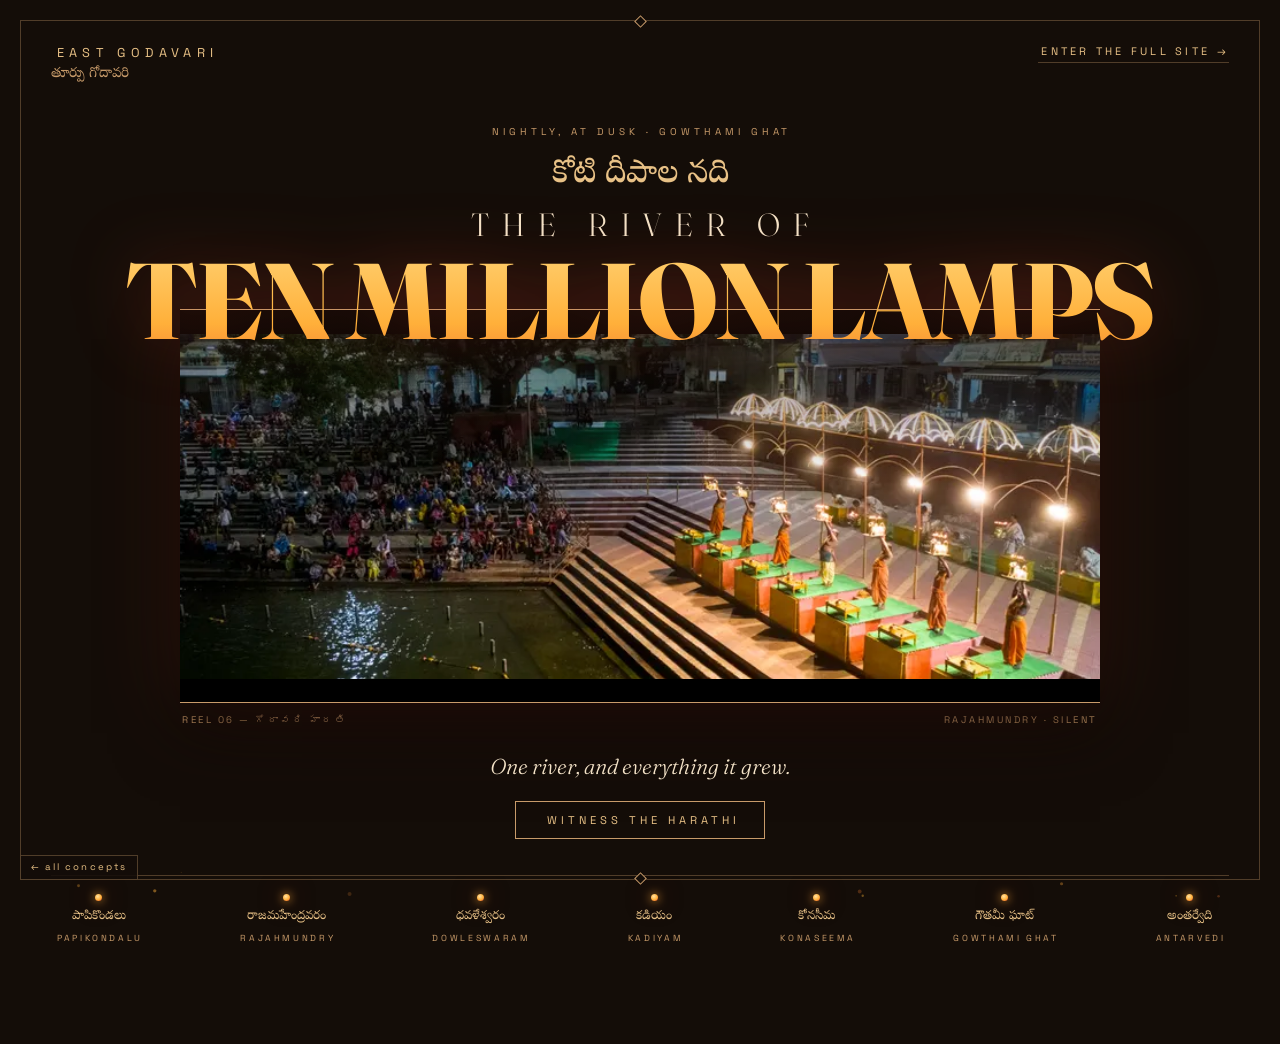
<file: landings/k.html>
<!doctype html>
<html lang="en">
<head>
<meta charset="utf-8">
<meta name="viewport" content="width=device-width, initial-scale=1">
<title>Diya Night — East Godavari</title>
<link rel="preconnect" href="https://fonts.googleapis.com">
<link rel="preconnect" href="https://fonts.gstatic.com" crossorigin>
<link href="https://fonts.googleapis.com/css2?family=Fraunces:ital,opsz,wght@0,9..144,300..900;1,9..144,300..900&family=Noto+Serif+Telugu:wght@400;500;700&family=Space+Grotesk:wght@400;500&display=swap" rel="stylesheet">
<style>
:root{
  --bg:#140d08;
  --ink:#f4e3c8;
  --gold:#c89b6a;
  --gold-hi:#e8c186;
  --hair:rgba(200,155,106,.34);
  --flame-a:#ffcf6e;
  --flame-b:#ffb03a;
  --flame-c:#e5442a;
}
*{margin:0;padding:0;box-sizing:border-box}
html{scroll-behavior:smooth}
body{
  background:var(--bg);
  color:var(--ink);
  font-family:"Space Grotesk",system-ui,sans-serif;
  min-height:100svh;
  overflow-x:hidden;
}
::selection{background:var(--flame-c);color:var(--bg)}
a{color:inherit}

/* ---------- ember canvas ---------- */
#embers{position:fixed;inset:0;z-index:0;pointer-events:none}

/* ---------- gold hairline frame ---------- */
.frame{
  position:fixed;inset:clamp(10px,1.6vw,20px);
  border:1px solid var(--hair);
  pointer-events:none;z-index:5;
}
.frame::before,.frame::after{
  content:"";position:absolute;width:7px;height:7px;
  border:1px solid var(--gold);transform:rotate(45deg);
  background:var(--bg);
}
.frame::before{top:-4px;left:50%;margin-left:-4px}
.frame::after{bottom:-4px;left:50%;margin-left:-4px}

/* ---------- stage ---------- */
.stage{
  position:relative;z-index:1;
  min-height:100svh;
  display:flex;flex-direction:column;
  padding:clamp(26px,3.4vw,44px) clamp(22px,4vw,56px) calc(clamp(26px,3.4vw,44px) + 2.4rem);
}

/* top bar */
.top{
  display:flex;justify-content:space-between;align-items:flex-start;gap:1rem;
}
.brand .en{
  font-size:clamp(.68rem,1vw,.8rem);
  letter-spacing:.42em;text-indent:.42em;
  color:var(--gold-hi);
}
.brand .te{
  font-family:"Noto Serif Telugu",serif;
  font-size:clamp(.8rem,1.1vw,.95rem);
  color:var(--gold);margin-top:.3rem;
}
.enter{
  font-size:.68rem;letter-spacing:.3em;text-indent:.3em;
  text-decoration:none;color:var(--gold-hi);
  border-bottom:1px solid var(--hair);
  padding-bottom:.45em;white-space:nowrap;
  transition:color .3s,border-color .3s;
}
.enter:hover{color:var(--flame-b);border-color:var(--flame-b)}

/* ---------- title block ---------- */
.title{
  text-align:center;
  margin-top:clamp(1.6rem,4.5svh,4rem);
  position:relative;z-index:3;
}
.kicker{
  font-size:.62rem;letter-spacing:.4em;text-indent:.4em;
  color:var(--gold);
}
.title .te{
  font-family:"Noto Serif Telugu",serif;font-weight:500;
  font-size:clamp(1.15rem,2.6vw,2rem);
  color:var(--gold-hi);
  margin-top:clamp(.8rem,1.8svh,1.4rem);
}
h1{
  font-family:"Fraunces",serif;
  font-variation-settings:"opsz" 144;
  line-height:.96;
  margin-top:clamp(.5rem,1.4svh,1rem);
}
h1 .l1{
  display:block;
  font-weight:300;
  font-size:clamp(1rem,2.6vw,2rem);
  letter-spacing:.42em;text-indent:.42em;
  color:var(--ink);
  margin-bottom:clamp(.4rem,1svh,.8rem);
}
h1 .l2{
  display:block;white-space:nowrap;
  font-weight:800;
  font-size:clamp(1.85rem,8.4vw,7.4rem);
  letter-spacing:-.015em;
  background:linear-gradient(180deg,var(--flame-a) 0%,var(--flame-b) 42%,var(--flame-c) 100%);
  background-size:100% 170%;
  -webkit-background-clip:text;background-clip:text;
  -webkit-text-fill-color:transparent;color:transparent;
  animation:flame 5.5s ease-in-out infinite alternate;
  filter:drop-shadow(0 0 34px rgba(229,68,42,.28));
}
@keyframes flame{
  0%{background-position:50% 100%}
  100%{background-position:50% 0%}
}

/* ---------- cinema strip ---------- */
.reel{
  position:relative;z-index:2;
  width:min(920px,92vw);
  margin:clamp(-3.4rem,-3.4vw,-1.4rem) auto 0;
  display:flex;flex-direction:column;
}
@media (max-height:820px) and (min-width:768px){
  .reel{width:min(780px,88vw)}
}
.strip{
  position:relative;
  background:#000;
  border-top:1px solid var(--gold);
  border-bottom:1px solid var(--gold);
  aspect-ratio:21/9;
  overflow:hidden;
  box-shadow:0 0 80px rgba(229,68,42,.14),0 30px 60px rgba(0,0,0,.55);
  cursor:pointer;
}
.strip video{
  position:absolute;top:6%;left:0;
  width:100%;height:88%;
  object-fit:cover;
  transition:transform 6s ease;
}
.strip::after{ /* scrim under overlapping headline */
  content:"";position:absolute;inset:0 0 55% 0;
  background:linear-gradient(180deg,rgba(20,13,8,.55),transparent);
  pointer-events:none;
}
.caption{
  display:flex;justify-content:space-between;gap:1rem;
  padding:.65rem .15rem 0;
  font-size:.6rem;letter-spacing:.26em;
  color:var(--gold);
}
.caption .r{text-align:right}

/* tagline + cta */
.after{
  text-align:center;
  margin-top:clamp(1.3rem,3svh,2.4rem);
  position:relative;z-index:2;
}
.tagline{
  font-family:"Fraunces",serif;font-style:italic;font-weight:300;
  font-size:clamp(1rem,1.8vw,1.35rem);
  color:var(--ink);
}
.cta{
  display:inline-block;margin-top:clamp(1rem,2.4svh,1.7rem);
  font:inherit;font-size:.7rem;letter-spacing:.36em;text-indent:.36em;
  color:var(--gold-hi);background:transparent;
  border:1px solid var(--gold);
  padding:1em 2.1em .95em 2.4em;
  cursor:pointer;
  transition:background .35s,color .35s,box-shadow .35s,border-color .35s;
}
.cta:hover,.cta:focus-visible{
  background:linear-gradient(180deg,var(--flame-b),var(--flame-c));
  border-color:var(--flame-b);
  color:#140d08;
  box-shadow:0 0 44px rgba(255,176,58,.4);
}

/* ---------- places filmstrip ---------- */
.places{
  margin-top:auto;
  padding-top:clamp(1.6rem,4svh,3rem);
  position:relative;z-index:2;
}
.places ul{
  list-style:none;
  display:flex;justify-content:space-between;gap:1.6rem;
  overflow-x:auto;scrollbar-width:none;
  padding:1.1rem .2rem;
  border-top:1px solid var(--hair);
}
.places ul::-webkit-scrollbar{display:none}
.places li{
  flex:0 0 auto;text-align:center;
  display:flex;flex-direction:column;align-items:center;gap:.45rem;
}
.dot{
  width:7px;height:7px;border-radius:50%;
  background:radial-gradient(circle at 40% 35%,#ffe1a1,var(--flame-b) 55%,var(--flame-c));
  box-shadow:0 0 10px rgba(255,176,58,.9),0 0 26px rgba(229,68,42,.5);
  animation:flicker 2.8s ease-in-out infinite;
}
@keyframes flicker{
  0%,100%{opacity:1;transform:scale(1)}
  38%{opacity:.65;transform:scale(.85)}
  62%{opacity:.9}
  80%{opacity:.55;transform:scale(.9)}
}
.places .te{
  font-family:"Noto Serif Telugu",serif;
  font-size:.78rem;color:var(--gold-hi);
}
.places .en{
  font-size:.55rem;letter-spacing:.3em;text-indent:.3em;
  color:var(--gold);
}

/* ---------- cinema mode ---------- */
.veil{
  position:fixed;inset:0;background:#000;
  opacity:0;pointer-events:none;transition:opacity .5s;z-index:30;
}
body.cinema .veil{opacity:.92;pointer-events:auto}
body.cinema .reel{
  position:fixed;inset:0;width:auto;margin:0;z-index:40;
  animation:reelin .6s ease both;
}
body.cinema .strip{
  aspect-ratio:auto;flex:1;border:0;
}
body.cinema .strip video{top:0;height:100%}
body.cinema .strip::after{display:none}
body.cinema .caption{
  position:fixed;left:0;right:0;bottom:0;
  padding:1rem clamp(22px,4vw,56px) 1.2rem;
  background:linear-gradient(0deg,rgba(0,0,0,.75),transparent);
}
@keyframes reelin{from{opacity:0}to{opacity:1}}
.exit-hint{
  position:fixed;top:1.4rem;left:50%;transform:translateX(-50%);
  font-size:.58rem;letter-spacing:.34em;text-indent:.34em;color:var(--gold-hi);
  z-index:41;opacity:0;pointer-events:none;transition:opacity .5s .4s;
}
body.cinema .exit-hint{opacity:1}

/* ---------- back badge ---------- */
.back{
  position:fixed;left:clamp(10px,1.6vw,20px);bottom:clamp(10px,1.6vw,20px);
  z-index:60;
  font-size:.6rem;letter-spacing:.22em;
  text-decoration:none;color:var(--gold-hi);
  background:rgba(20,13,8,.88);
  border:1px solid var(--hair);
  padding:.6em 1em;
  transition:color .3s,border-color .3s;
}
.back:hover{color:var(--flame-b);border-color:var(--flame-b)}

/* ---------- load choreography ---------- */
.in{opacity:0;transform:translateY(16px);animation:rise 1s cubic-bezier(.22,1,.36,1) forwards}
@keyframes rise{to{opacity:1;transform:none}}
h1 .l2.in{animation:rise 1s cubic-bezier(.22,1,.36,1) forwards,ignite 1.6s ease forwards,flame 5.5s ease-in-out 1.6s infinite alternate}
@keyframes ignite{
  from{filter:brightness(.35) saturate(.4) drop-shadow(0 0 0 rgba(229,68,42,0))}
  to{filter:brightness(1) saturate(1) drop-shadow(0 0 34px rgba(229,68,42,.28))}
}
.d1{animation-delay:.1s}.d2{animation-delay:.25s}.d3{animation-delay:.4s}
.d4{animation-delay:.55s}.d5{animation-delay:.8s}.d6{animation-delay:1s}
.d7{animation-delay:1.15s}.d8{animation-delay:1.3s}

/* ---------- mobile ---------- */
@media (max-width:640px){
  .top{flex-direction:column;align-items:center;text-align:center;gap:1rem}
  .strip{aspect-ratio:16/9}
  .places ul{justify-content:flex-start;gap:1.9rem}
  h1 .l1{letter-spacing:.3em;text-indent:.3em}
  .caption{letter-spacing:.18em}
}

@media (prefers-reduced-motion:reduce){
  *,*::before,*::after{animation-duration:.01s!important;animation-delay:0s!important;transition-duration:.01s!important}
  .in{opacity:1;transform:none}
}
</style>
</head>
<body>

<canvas id="embers" aria-hidden="true"></canvas>
<div class="frame" aria-hidden="true"></div>
<div class="veil" aria-hidden="true"></div>
<p class="exit-hint">ESC OR TAP TO RETURN</p>

<main class="stage">

  <header class="top in d1">
    <div class="brand">
      <div class="en">EAST GODAVARI</div>
      <div class="te">తూర్పు గోదావరి</div>
    </div>
    <a class="enter" href="../index.html">ENTER THE FULL SITE →</a>
  </header>

  <section class="title">
    <p class="kicker in d2">NIGHTLY, AT DUSK · GOWTHAMI GHAT</p>
    <p class="te in d3" lang="te">కోటి దీపాల నది</p>
    <h1>
      <span class="l1 in d3">THE RIVER OF</span>
      <span class="l2 in d4">TEN&nbsp;MILLION&nbsp;LAMPS</span>
    </h1>
  </section>

  <div class="reel in d5">
    <div class="strip" id="strip" role="button" tabindex="0" aria-label="Watch the harathi film full screen">
      <video id="film" src="../media/film-6.mp4" poster="../img/harathi-night-800.webp"
             autoplay muted loop playsinline preload="metadata"></video>
    </div>
    <div class="caption">
      <span>REEL 06 — గోదావరి హారతి</span>
      <span class="r">RAJAHMUNDRY · SILENT</span>
    </div>
  </div>

  <div class="after">
    <p class="tagline in d6">One river, and everything it grew.</p>
    <button class="cta in d7" id="witness">WITNESS THE HARATHI</button>
  </div>

  <nav class="places in d8" aria-label="Places along the Godavari">
    <ul>
      <li><span class="dot" style="animation-delay:.2s"></span><span class="te" lang="te">పాపికొండలు</span><span class="en">PAPIKONDALU</span></li>
      <li><span class="dot" style="animation-delay:1.1s"></span><span class="te" lang="te">రాజమహేంద్రవరం</span><span class="en">RAJAHMUNDRY</span></li>
      <li><span class="dot" style="animation-delay:.6s"></span><span class="te" lang="te">ధవళేశ్వరం</span><span class="en">DOWLESWARAM</span></li>
      <li><span class="dot" style="animation-delay:1.7s"></span><span class="te" lang="te">కడియం</span><span class="en">KADIYAM</span></li>
      <li><span class="dot" style="animation-delay:.9s"></span><span class="te" lang="te">కోనసీమ</span><span class="en">KONASEEMA</span></li>
      <li><span class="dot" style="animation-delay:2.2s"></span><span class="te" lang="te">గౌతమీ ఘాట్</span><span class="en">GOWTHAMI GHAT</span></li>
      <li><span class="dot" style="animation-delay:1.4s"></span><span class="te" lang="te">అంతర్వేది</span><span class="en">ANTARVEDI</span></li>
    </ul>
  </nav>

</main>

<a class="back" href="./">← all concepts</a>

<script>
(function(){
  var reduced = matchMedia('(prefers-reduced-motion: reduce)').matches;

  /* ---- embers ---- */
  var cv = document.getElementById('embers'), cx = cv.getContext('2d'),
      W, H, parts = [], boost = 1;
  function size(){ W = cv.width = innerWidth; H = cv.height = innerHeight; }
  addEventListener('resize', size); size();
  function spawn(){
    parts.push({
      x: Math.random()*W, y: H + 8,
      vy: .3 + Math.random()*.7, vx: (Math.random()-.5)*.25,
      r: .6 + Math.random()*1.7, a: .25 + Math.random()*.55,
      hue: 22 + Math.random()*18, ph: Math.random()*6.28
    });
  }
  function tick(t){
    cx.clearRect(0,0,W,H);
    if (parts.length < 55*boost && Math.random() < .3*boost) spawn();
    for (var i = parts.length-1; i >= 0; i--){
      var p = parts[i];
      p.y -= p.vy; p.x += p.vx + Math.sin(t/900 + p.ph)*.3;
      var fl = .7 + .3*Math.sin(t/120 + p.ph);
      cx.beginPath();
      cx.arc(p.x, p.y, p.r, 0, 6.28);
      cx.fillStyle = 'hsla(' + p.hue + ',95%,60%,' + (p.a*fl*Math.min(1,p.y/(H*.25))) + ')';
      cx.fill();
      if (p.y < -10) parts.splice(i,1);
    }
    requestAnimationFrame(tick);
  }
  if (!reduced) requestAnimationFrame(tick);

  /* ---- cinema mode ---- */
  var body = document.body,
      film = document.getElementById('film'),
      strip = document.getElementById('strip'),
      cta = document.getElementById('witness');
  function enter(){ body.classList.add('cinema'); boost = 2.2; film.play(); }
  function exit(){ body.classList.remove('cinema'); boost = 1; }
  cta.addEventListener('click', enter);
  cta.addEventListener('mouseenter', function(){ if(!body.classList.contains('cinema')) boost = 1.8; });
  cta.addEventListener('mouseleave', function(){ if(!body.classList.contains('cinema')) boost = 1; });
  strip.addEventListener('click', function(){ body.classList.contains('cinema') ? exit() : enter(); });
  strip.addEventListener('keydown', function(e){ if(e.key==='Enter'||e.key===' '){ e.preventDefault(); enter(); }});
  document.querySelector('.veil').addEventListener('click', exit);
  addEventListener('keydown', function(e){ if(e.key==='Escape') exit(); });
})();
</script>
</body>
</html>
</file>
<file: assets/index-cRgxhP0j.css>
:root{--ink: #f2f0ea;--ink-dim: rgba(242, 240, 234, .78);--night: #0a0a0a;--accent: #ffb03a;--font-display: "Bricolage Grotesque", system-ui, sans-serif;--font-serif: "Cormorant Garamond", serif;--font-body: "Archivo", system-ui, sans-serif;--font-mono: "Space Mono", monospace;--font-telugu: "Noto Serif Telugu", serif;--pad: clamp(1.2rem, 3.5vw, 3rem)}*{margin:0;padding:0;box-sizing:border-box}body{font-family:var(--font-body);font-weight:300;background:var(--night);color:var(--ink);overflow-x:hidden;-webkit-font-smoothing:antialiased}::selection{background:#ffb03a66}a:focus-visible,button:focus-visible{outline:2px solid var(--accent);outline-offset:4px}.sr-only{position:absolute;width:1px;height:1px;margin:-1px;padding:0;overflow:hidden;clip:rect(0 0 0 0);white-space:nowrap;border:0}.eyebrow{font-family:var(--font-mono);font-size:.64rem;letter-spacing:.3em;text-transform:uppercase;color:var(--ink-dim)}.loader{position:fixed;top:0;right:0;bottom:0;left:0;z-index:100;background:var(--night);display:grid;place-items:center}.loader__stack{display:flex;flex-direction:column;align-items:center;gap:1.1rem}.loader__coords{position:absolute;top:1.7rem;left:50%;transform:translate(-50%);font-family:var(--font-mono);font-size:.62rem;letter-spacing:.26em;color:var(--dim, rgba(242, 240, 234, .6));white-space:nowrap}.loader__coords [lang=te]{font-family:var(--font-telugu);letter-spacing:.06em}.loader__ghost{position:absolute;font-family:var(--font-display);font-weight:800;font-stretch:90%;font-size:clamp(3.4rem,11vw,9.5rem);line-height:1;letter-spacing:-.015em;color:transparent;-webkit-text-stroke:1.5px rgba(242,240,234,.5);pointer-events:none}.loader__ghost--a{top:14%;left:var(--pad)}.loader__ghost--b{bottom:13%;right:var(--pad)}.loader__frame{width:min(64vw,420px);aspect-ratio:3 / 2;position:relative;overflow:hidden;border:1px solid rgba(242,240,234,.18);will-change:transform}.loader__frame img{position:absolute;top:0;right:0;bottom:0;left:0;width:100%;height:100%;object-fit:cover}.loader__place{font-family:var(--font-telugu);font-size:clamp(1.1rem,2.6vw,1.6rem);color:var(--ink);min-height:1.6em}.loader__pct{position:absolute;right:var(--pad);bottom:1.4rem;font-family:var(--font-mono);font-size:clamp(2.6rem,7vw,5rem);font-weight:700;color:var(--ink);font-variant-numeric:tabular-nums;line-height:1}.nav{position:fixed;inset:0 0 auto 0;z-index:40;display:flex;justify-content:space-between;align-items:center;padding:1.15rem var(--pad);pointer-events:none;opacity:0;visibility:hidden}.nav:before{content:"";position:absolute;inset:0 0 auto 0;height:6rem;background:linear-gradient(rgba(10,10,10,.6),transparent);pointer-events:none;z-index:-1}.nav a,.nav button{pointer-events:auto}.nav__mark{display:flex;align-items:center;gap:.7rem;text-decoration:none;color:inherit}.nav__eg{font-family:var(--font-display);font-weight:800;font-size:1.05rem;letter-spacing:.02em;border:1.5px solid currentColor;padding:.2rem .42rem;line-height:1}.nav__name{font-family:var(--font-mono);font-size:.62rem;letter-spacing:.28em;text-transform:uppercase;color:var(--ink-dim)}.nav__right{display:flex;align-items:center;gap:1.6rem}.nav__cta{font-family:var(--font-mono);font-size:.66rem;letter-spacing:.22em;text-transform:uppercase;color:inherit;text-decoration:none;border-bottom:1px solid rgba(242,240,234,.45);padding-bottom:3px;white-space:nowrap;flex-shrink:0;transition:color .3s,border-color .3s}.nav__cta:hover{color:var(--accent);border-color:var(--accent)}.sound{display:flex;align-items:center;gap:.55rem;background:none;border:none;cursor:pointer;color:inherit}.sound__bars{display:flex;align-items:flex-end;gap:2.5px;height:13px}.sound__bars i{width:2.5px;background:var(--ink-dim);height:30%;transition:background .3s}.sound__bars i:nth-child(2){height:65%}.sound__bars i:nth-child(3){height:100%}.sound__bars i:nth-child(4){height:50%}.sound[aria-pressed=true] .sound__bars i{background:var(--accent);animation:eq .9s ease-in-out infinite}.sound[aria-pressed=true] .sound__bars i:nth-child(2){animation-delay:.15s}.sound[aria-pressed=true] .sound__bars i:nth-child(3){animation-delay:.3s}.sound[aria-pressed=true] .sound__bars i:nth-child(4){animation-delay:.45s}@keyframes eq{0%,to{transform:scaleY(.5)}50%{transform:scaleY(1.15)}}.sound__label{font-family:var(--font-mono);font-size:.62rem;letter-spacing:.26em;text-transform:uppercase;color:var(--ink-dim)}@media(max-width:640px){.nav__name,.sound__label{display:none}.nav__right{gap:1rem}}.dex{position:fixed;right:var(--pad);top:50%;transform:translateY(-50%);z-index:30;display:flex;flex-direction:column;gap:.55rem;opacity:0;visibility:hidden}.dex__item{display:flex;align-items:center;gap:.55rem;background:none;border:none;cursor:pointer;color:var(--ink);text-align:right;justify-content:flex-end;padding:.1rem 0}.dex__label{font-family:var(--font-mono);font-size:.58rem;letter-spacing:.18em;text-transform:uppercase;color:var(--ink-dim);opacity:0;transform:translate(6px);transition:opacity .25s,transform .25s}.dex__item:hover .dex__label,.dex__item.is-on .dex__label{opacity:1;transform:none}.dex__dot{width:2.2rem;height:2px;background:#f2f0ea66;transform:scaleX(.64);transform-origin:right center;transition:background .3s,transform .3s}.dex__item.is-on .dex__dot{background:var(--accent);transform:scaleX(1)}@media(max-width:900px){.dex{display:none}}.deck{position:relative;height:100svh;overflow:hidden}.deck__frame{position:absolute;top:0;right:0;bottom:0;left:0}.place{position:absolute;top:0;right:0;bottom:0;left:0;visibility:hidden;clip-path:inset(100% 0 0 0)}.place.is-first{visibility:visible;clip-path:inset(0 0 0 0)}.place__media,.place__media img,.place__media video{position:absolute;top:0;right:0;bottom:0;left:0;width:100%;height:100%;object-fit:cover}.place__media{will-change:transform;overflow:hidden}.place__media img,.place__media video{transform:scale(1.12);will-change:transform}.place__film{opacity:0;transition:opacity 1.2s ease}.place__film.is-playing{opacity:1}.place__shade{position:absolute;top:0;right:0;bottom:0;left:0;background:linear-gradient(180deg,#0a0a0a59,#0a0a0a00 30%),linear-gradient(0deg,#0a0a0ab8,#0a0a0a00 46%)}.place__content{position:absolute;inset:auto 0 0 0;padding:0 var(--pad) clamp(1.6rem,4.5vh,3.2rem);display:flex;align-items:flex-end;justify-content:space-between;gap:2rem}.place__telugu{position:absolute;left:var(--pad);bottom:calc(100% + .2rem);font-family:var(--font-telugu);font-size:clamp(1rem,2vw,1.5rem);color:var(--accent);text-shadow:0 1px 14px rgba(10,10,10,.7)}.place__name{position:relative;font-family:var(--font-display);font-weight:800;font-stretch:90%;font-size:clamp(3.6rem,11.5vw,10.5rem);line-height:.88;letter-spacing:-.01em;text-transform:uppercase;text-shadow:0 6px 60px rgba(10,10,10,.55)}.place__name .char{display:inline-block}.place__meta{max-width:21rem;padding-bottom:.5rem;text-align:right}.place__tag{font-family:var(--font-mono);font-size:.62rem;letter-spacing:.24em;text-transform:uppercase;color:var(--accent);margin-bottom:.7rem}.place__line{font-family:var(--font-serif);font-style:italic;font-size:clamp(1.05rem,1.7vw,1.35rem);line-height:1.5;color:var(--ink);text-shadow:0 1px 18px rgba(10,10,10,.8)}@media(max-width:760px){.place__content{flex-direction:column;align-items:flex-start;gap:1rem}.place__meta{text-align:left;max-width:26rem;padding-bottom:0}.place__name{font-size:clamp(3.2rem,16vw,6rem)}}.place__content--cover{top:0;right:0;bottom:0;left:0;flex-direction:column;align-items:stretch;justify-content:flex-end;text-align:left;gap:0;padding-bottom:clamp(5.4rem,11vh,8rem)}.cover__title{font-family:var(--font-display);font-weight:800;font-stretch:90%;line-height:.86;letter-spacing:-.015em}.cover__title .line{display:block;overflow:hidden}.cover__title.is-open .line{overflow:visible}.cover__title .char{text-shadow:0 3px 26px rgba(10,10,10,.55)}.line--kick{display:flex;align-items:baseline;gap:1.1rem;margin-bottom:.4rem}.cover__east{font-size:clamp(1.9rem,6vw,5rem);letter-spacing:.02em}.cover__telugu{font-family:var(--font-telugu);font-weight:400;font-size:clamp(.95rem,2.1vw,1.5rem);color:var(--accent);letter-spacing:.02em;text-shadow:0 1px 14px rgba(10,10,10,.7)}.line--big{font-size:clamp(4.2rem,17.8vw,16.5rem);margin-left:-.045em}.cover__sub{position:absolute;right:var(--pad);bottom:calc(clamp(5.4rem,11vh,8rem) + .95*clamp(4.2rem,17.8vw,16.5rem));text-align:right}@media(max-width:760px){.cover__sub{position:static;text-align:left;margin-top:1.1rem}.place__content--cover{padding-bottom:clamp(6.2rem,12vh,8rem)}}.cover__title .char{display:inline-block}.cover__sub{font-family:var(--font-serif);font-style:italic;font-size:clamp(1.1rem,2vw,1.5rem);line-height:1.5;color:var(--ink);text-shadow:0 1px 18px rgba(10,10,10,.8)}.cover__cue{position:absolute;left:50%;transform:translate(-50%);bottom:clamp(1.3rem,3.4vh,2.4rem);font-family:var(--font-mono);font-size:.62rem;letter-spacing:.34em;text-transform:uppercase;color:var(--ink-dim);display:flex;flex-direction:column;align-items:center;gap:.6rem}.cover__tick{width:1px;height:2.4rem;background:linear-gradient(var(--ink),transparent);display:block}@media(prefers-reduced-motion:no-preference){.cover__tick{animation:tick 1.8s ease-in-out infinite;transform-origin:top}}@keyframes tick{0%{transform:scaleY(0)}45%{transform:scaleY(1)}to{transform:scaleY(1);opacity:0}}.deck__count{position:absolute;right:var(--pad);top:5.2rem;z-index:5;font-family:var(--font-mono);display:flex;align-items:baseline;gap:.4rem;text-shadow:0 1px 12px rgba(10,10,10,.7)}.deck__now{font-size:clamp(1.5rem,3vw,2.2rem);font-weight:700;color:var(--ink)}.deck__of{font-size:.72rem;letter-spacing:.2em;color:var(--ink-dim)}.folk{position:relative;background:var(--night);padding:clamp(5rem,12vh,9rem) 0 clamp(4rem,9vh,7rem)}.folk__head{padding:0 var(--pad);margin-bottom:clamp(2.5rem,6vh,4.5rem);max-width:60rem}.folk__title{font-family:var(--font-display);font-weight:700;font-size:clamp(2rem,5.5vw,4.2rem);line-height:1.02;margin-top:.8rem;text-transform:uppercase;font-stretch:92%}.folk__telugu{display:block;font-family:var(--font-telugu);font-size:clamp(.95rem,1.8vw,1.3rem);font-weight:400;text-transform:none;color:var(--accent);margin-top:.7rem}.folk__strip{overflow:hidden}.folk__track{display:flex;align-items:stretch;gap:clamp(1rem,2.5vw,2rem);padding:0 var(--pad);width:max-content}.card{flex:0 0 auto;width:min(44vw,34rem)}.card--wide{width:min(58vw,46rem)}.card--tall,.card--video{width:min(24vw,19rem)}.card__m{display:block;overflow:hidden}.card img,.card video{width:100%;height:min(52vh,30rem);object-fit:cover;display:block;transition:transform .9s cubic-bezier(.22,1,.36,1)}@media(hover:hover){.card:hover img,.card:hover video{transform:scale(1.045)}}.card figcaption{font-family:var(--font-mono);font-size:.64rem;letter-spacing:.06em;color:var(--ink-dim);padding-top:.7rem}@media(max-width:760px){.folk__track{flex-direction:column;width:auto}.card,.card--wide,.card--tall,.card--video{width:100%}.card img,.card video{height:auto;max-height:70vh}}.visit{position:relative;background:var(--night);padding:clamp(4rem,10vh,8rem) var(--pad) 3rem;border-top:1px solid rgba(242,240,234,.12)}.visit__head{margin-bottom:clamp(2.5rem,5vh,4rem)}.visit__title{font-family:var(--font-display);font-weight:700;font-stretch:92%;text-transform:uppercase;font-size:clamp(1.9rem,5vw,3.8rem);line-height:1.04;margin-top:.8rem}.visit__grid{display:grid;grid-template-columns:repeat(auto-fit,minmax(15rem,1fr));gap:clamp(1.6rem,3vw,3rem);max-width:70rem}.visit__card h4{font-family:var(--font-mono);font-size:.68rem;letter-spacing:.24em;text-transform:uppercase;color:var(--accent);margin-bottom:.8rem}.visit__card p{font-size:.95rem;line-height:1.75;color:var(--ink-dim)}.footer{text-align:center;margin-top:clamp(4rem,10vh,7rem)}.footer__mark{font-family:var(--font-telugu);font-size:clamp(2.4rem,6vw,4.2rem);color:#f2f0ea4d}.footer__credit{margin-top:1rem;font-family:var(--font-mono);font-size:.64rem;letter-spacing:.06em;line-height:2;color:var(--ink-dim)}.footer__name{color:var(--accent)}@media(prefers-reduced-motion:reduce){.deck{height:auto;overflow:visible}.deck__frame{position:static}.place{position:relative;height:100svh;visibility:visible;clip-path:none}.place__media img,.place__media video{transform:none}.deck__count{display:none}}.place--right .place__content{flex-direction:row-reverse}.place--right .place__meta{text-align:left}.place--right .place__telugu{left:auto;right:var(--pad)}.place--center .place__content{flex-direction:column;align-items:center;justify-content:flex-end;gap:1.2rem}.place--center .place__name{text-align:center}.place--center .place__meta{text-align:center;max-width:26rem}.place--center .place__telugu{left:50%;transform:translate(-50%)}.place__mark{position:absolute;top:8vh;right:4vw;font-family:var(--font-telugu);font-size:clamp(9rem,26vw,24rem);line-height:1;color:transparent;-webkit-text-stroke:1.5px rgba(242,240,234,.22);pointer-events:none;z-index:1}.place--right .place__mark{right:auto;left:4vw}.place__chips{display:flex;flex-wrap:wrap;gap:.45rem;justify-content:flex-end;margin-bottom:.85rem}.place--right .place__chips{justify-content:flex-start}.place--center .place__chips{justify-content:center}.place__chips span{font-family:var(--font-mono);font-size:.56rem;letter-spacing:.16em;padding:.34rem .6rem;border:1px solid rgba(242,240,234,.35);border-radius:99px;color:var(--ink);background:#0a0a0a40;-webkit-backdrop-filter:blur(4px);backdrop-filter:blur(4px)}.place--depth .place__name--behind{position:absolute;left:50%;top:42%;transform:translate(-50%,-50%);z-index:2;text-align:center;font-size:clamp(4rem,14.5vw,13rem);width:100%}.place__cut{position:absolute;top:0;right:0;bottom:0;left:0;width:100%;height:100%;object-fit:cover;z-index:3;pointer-events:none}.place__cut:not([src]){display:none}.place--depth .place__shade--soft{z-index:4;background:linear-gradient(0deg,#0a0a0aa8,#0a0a0a00 34%)}.place--depth .place__content{z-index:5}.place--depth .place__mark{z-index:1}.tape{position:relative;background:var(--night);padding:clamp(3rem,8vh,6rem) 0 0;overflow:hidden}.tape__row{display:flex;white-space:nowrap;border-top:1px solid rgba(242,240,234,.12);padding:1.1rem 0}.tape__row+.tape__row{border-bottom:1px solid rgba(242,240,234,.12)}.tape__track{display:flex;align-items:baseline;gap:2.2rem;padding-right:2.2rem;font-family:var(--font-display);font-weight:700;font-stretch:92%;font-size:clamp(2.2rem,6vw,4.6rem);text-transform:uppercase;animation:tape 26s linear infinite;flex-shrink:0}.tape__track [lang=te]{font-family:var(--font-telugu);font-weight:600}.tape__track i{font-style:normal;color:var(--accent)}.tape__row--rev .tape__track{animation-direction:reverse;font-size:clamp(1.1rem,2.6vw,2rem);font-weight:500;color:var(--ink-dim);animation-duration:34s}@keyframes tape{to{transform:translate(-100%)}}@media(prefers-reduced-motion:reduce){.tape__track{animation:none}}.folk__head{display:flex;align-items:flex-end;justify-content:space-between;gap:2rem;position:relative}.folk__cut{height:clamp(14rem,34vh,24rem);width:auto;margin-right:clamp(1rem,6vw,6rem);filter:drop-shadow(0 18px 40px rgba(0,0,0,.55));position:relative}.folk__head:after{content:"";position:absolute;right:clamp(2rem,9vw,9rem);bottom:-1.2rem;width:clamp(10rem,24vh,17rem);height:2.2rem;background:radial-gradient(ellipse closest-side,rgba(255,176,58,.14),transparent 75%);filter:blur(6px);pointer-events:none}.folk__cut:not([src]){display:none}@media(max-width:760px){.folk__cut{display:none}}.deck__roll{display:inline-block;overflow:hidden;line-height:1}.deck__roll .deck__now{display:inline-block}.atlas{position:relative;background:var(--night);padding:clamp(4rem,10vh,8rem) var(--pad) clamp(3rem,7vh,5rem)}.atlas__head{max-width:60rem;margin-bottom:clamp(2rem,5vh,3.5rem)}.atlas__title{font-family:var(--font-display);font-weight:700;font-stretch:92%;text-transform:uppercase;font-size:clamp(1.9rem,5vw,4rem);line-height:1.04;margin-top:.8rem}.atlas__telugu{display:block;font-family:var(--font-telugu);font-weight:400;text-transform:none;font-size:clamp(.95rem,1.8vw,1.3rem);color:var(--accent);margin-top:.7rem}.atlas__wrap{max-width:68rem;margin:0 auto;position:relative}.atlas__svg{width:100%;height:auto;display:block}.atlas__river{stroke:#8cbedcd9;stroke-width:2.4;stroke-linecap:round;fill:none}.atlas__river--arm{stroke-width:1.6;stroke:#8cbedc8c}.atlas__coast{fill:#8cbedc12}.atlas__sea{font-family:var(--font-mono);font-size:11px;letter-spacing:.34em;fill:#8cbedc80}.atlas__spot{cursor:pointer}.atlas__dot{fill:var(--accent)}.atlas__pulse{fill:none;stroke:#ffb03a80;stroke-width:1;transform-origin:center;transform-box:fill-box}@media(prefers-reduced-motion:no-preference){.atlas__pulse{animation:pulse 2.6s ease-out infinite}}@keyframes pulse{0%{transform:scale(.35);opacity:1}70%,to{transform:scale(1.25);opacity:0}}.atlas__num{font-family:var(--font-mono);font-size:10px;letter-spacing:.12em;fill:#f2f0ea8c}.atlas__label{font-family:var(--font-mono);font-size:12.5px;letter-spacing:.16em;fill:var(--ink);transition:fill .25s}.atlas__spot:hover .atlas__label{fill:var(--accent)}.atlas__spot:hover .atlas__dot{r:5.5}.atlas__hint{text-align:center;margin-top:1.4rem;font-family:var(--font-mono);font-size:.6rem;letter-spacing:.3em;text-transform:uppercase;color:var(--ink-dim)}@media(max-width:700px){.atlas__label{font-size:17px}.atlas__num{font-size:13px}}.loader__eg{position:absolute;top:1.4rem;left:var(--pad);font-family:var(--font-display);font-weight:800;font-size:1.05rem;border:1.5px solid var(--ink);padding:.2rem .42rem;line-height:1}.deck__bar{position:absolute;left:0;bottom:0;height:2px;width:100%;background:var(--accent);transform:scaleX(0);transform-origin:left center;z-index:6;display:none}@media(max-width:900px){.deck__bar{display:block}}.days{display:grid;grid-template-columns:repeat(auto-fit,minmax(16rem,1fr));gap:clamp(1.4rem,3vw,2.6rem);max-width:70rem;margin-bottom:clamp(3rem,7vh,5rem)}.day__n{font-family:var(--font-mono);font-size:.66rem;letter-spacing:.3em;color:var(--accent);margin-bottom:.8rem}.day__thumb{overflow:hidden;margin-bottom:1rem}.day__thumb img{width:100%;height:9.5rem;object-fit:cover;display:block;transition:transform .9s cubic-bezier(.22,1,.36,1)}@media(hover:hover){.day:hover .day__thumb img{transform:scale(1.05)}}.day__plan{display:flex;flex-direction:column;gap:.55rem}.day__row{display:grid;grid-template-columns:5.4rem 1fr;gap:.6rem;align-items:baseline;font-size:.92rem;line-height:1.55;color:var(--ink-dim)}.day__row em{font-style:normal;font-family:var(--font-mono);font-size:.6rem;letter-spacing:.14em;color:var(--ink)}.footer__mark{font-size:clamp(4rem,13vw,10rem);color:transparent;-webkit-text-stroke:1.5px rgba(242,240,234,.4);transition:color .6s,-webkit-text-stroke-color .6s;cursor:default}.footer__mark:hover{color:var(--accent);-webkit-text-stroke-color:var(--accent)}.footer__tag{font-family:var(--font-serif);font-style:italic;font-size:clamp(1rem,1.8vw,1.3rem);color:var(--ink-dim);margin-top:.6rem}.footer__eg{display:inline-block;margin-bottom:.9rem}.atlas__numt{fill:#ffb03ae6;letter-spacing:.1em}@media(max-width:760px){.loader__coords{font-size:.54rem;letter-spacing:.14em;max-width:92vw;white-space:normal;text-align:center;line-height:1.7}.loader__ghost{font-size:clamp(2.6rem,13vw,4.4rem);-webkit-text-stroke-width:1.2px}.loader__ghost--a{top:11%;left:50%;transform:translate(-50%)}.loader__ghost--b{bottom:12%;right:auto;left:50%;transform:translate(-50%)}.loader__frame{width:76vw}}.atlas__legend{display:none}@media(max-width:700px){.atlas__label{display:none}.atlas__legend{display:grid;grid-template-columns:1fr 1fr;gap:.35rem 1.2rem;list-style:none;padding:1.2rem 0 0;margin:0 auto;max-width:24rem}.atlas__legend button{background:none;border:none;cursor:pointer;font-family:var(--font-mono);font-size:.72rem;letter-spacing:.1em;color:var(--ink);padding:.28rem 0;display:flex;gap:.5rem;align-items:baseline;text-transform:uppercase}.atlas__legend b{color:var(--accent);font-weight:400}.folk__head:after{display:none}}.soundhint{position:fixed;left:50%;bottom:clamp(1.3rem,3.4vh,2.4rem);transform:translate(-50%);z-index:45;display:flex;align-items:center;gap:.55rem;background:#0a0a0a8c;border:1px solid rgba(255,176,58,.55);border-radius:99px;color:var(--ink);font-family:var(--font-mono);font-size:.62rem;letter-spacing:.22em;text-transform:uppercase;padding:.62rem 1.05rem;cursor:pointer;-webkit-backdrop-filter:blur(6px);backdrop-filter:blur(6px);opacity:0;visibility:hidden}.soundhint__dot{width:7px;height:7px;border-radius:50%;background:var(--accent)}@media(prefers-reduced-motion:no-preference){.soundhint__dot{animation:hintpulse 1.6s ease-in-out infinite}}@keyframes hintpulse{0%,to{transform:scale(.7);opacity:.6}50%{transform:scale(1.15);opacity:1}}
</file>
